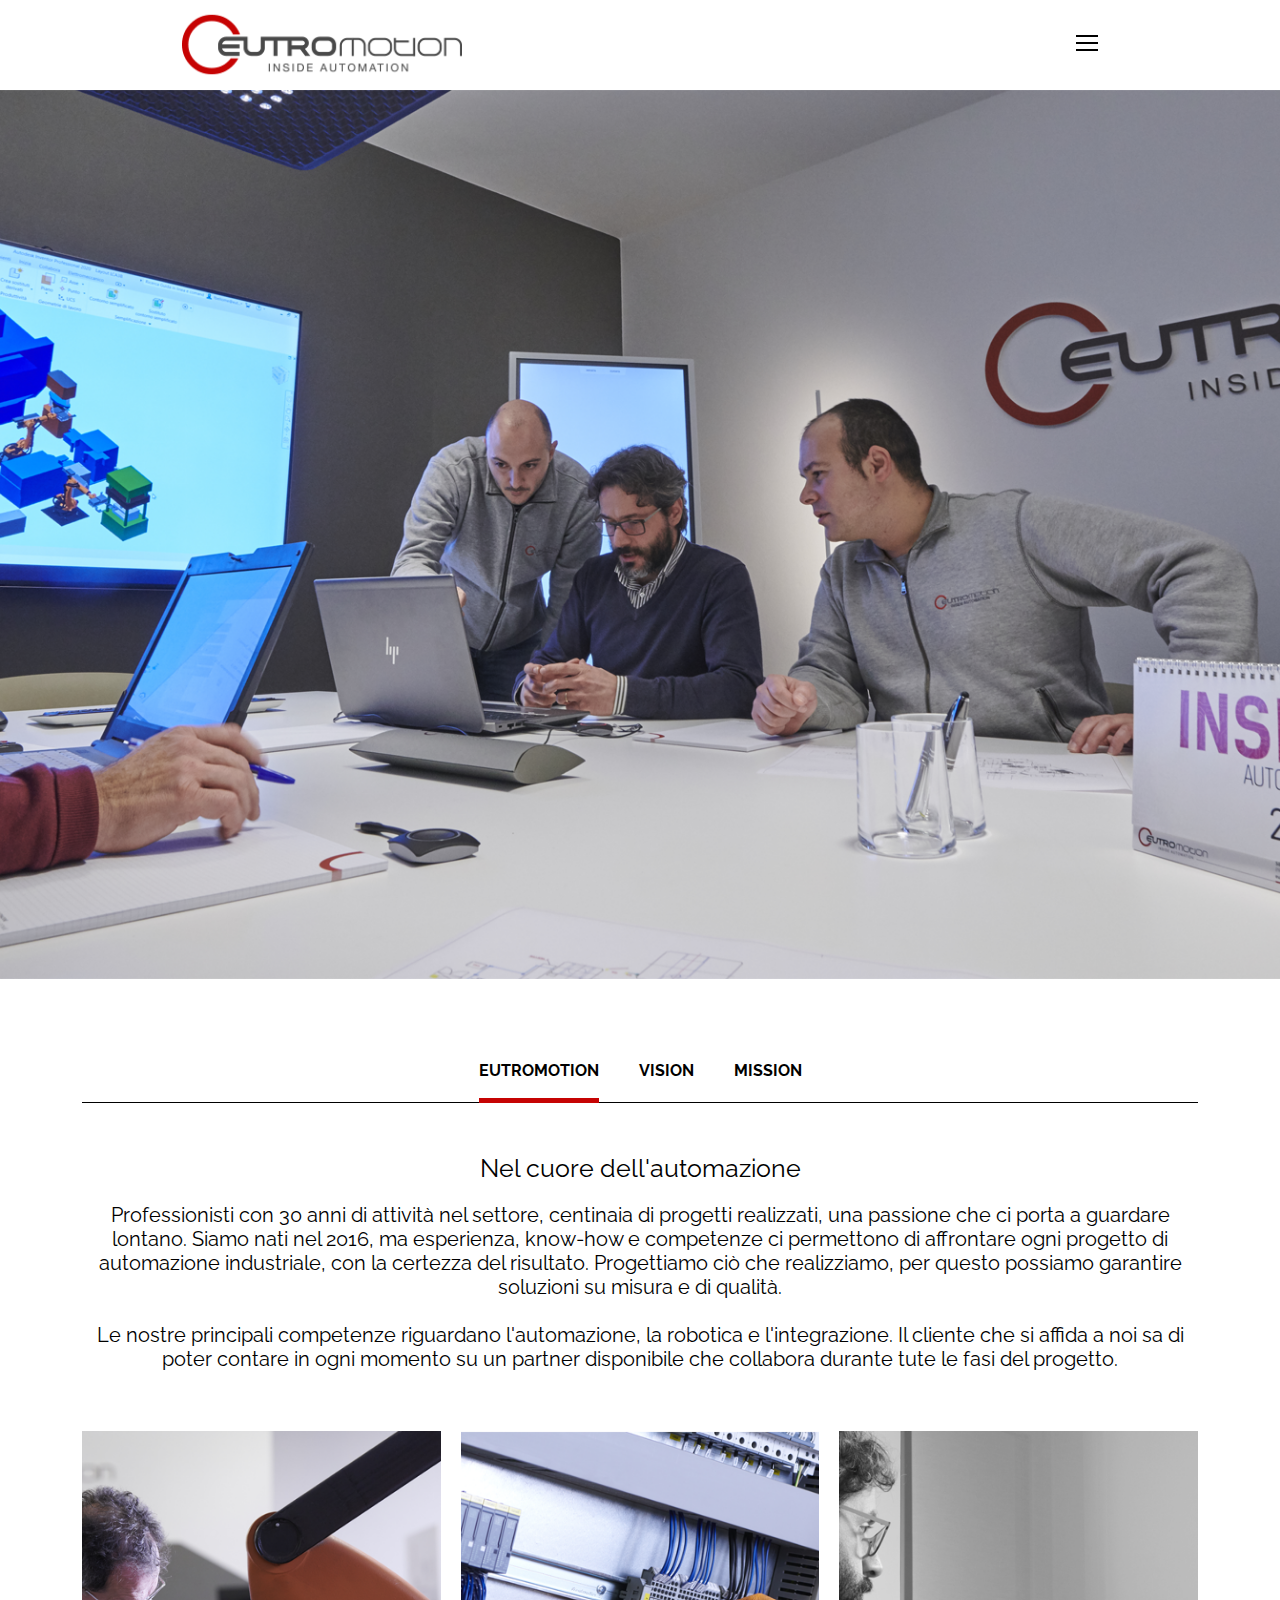
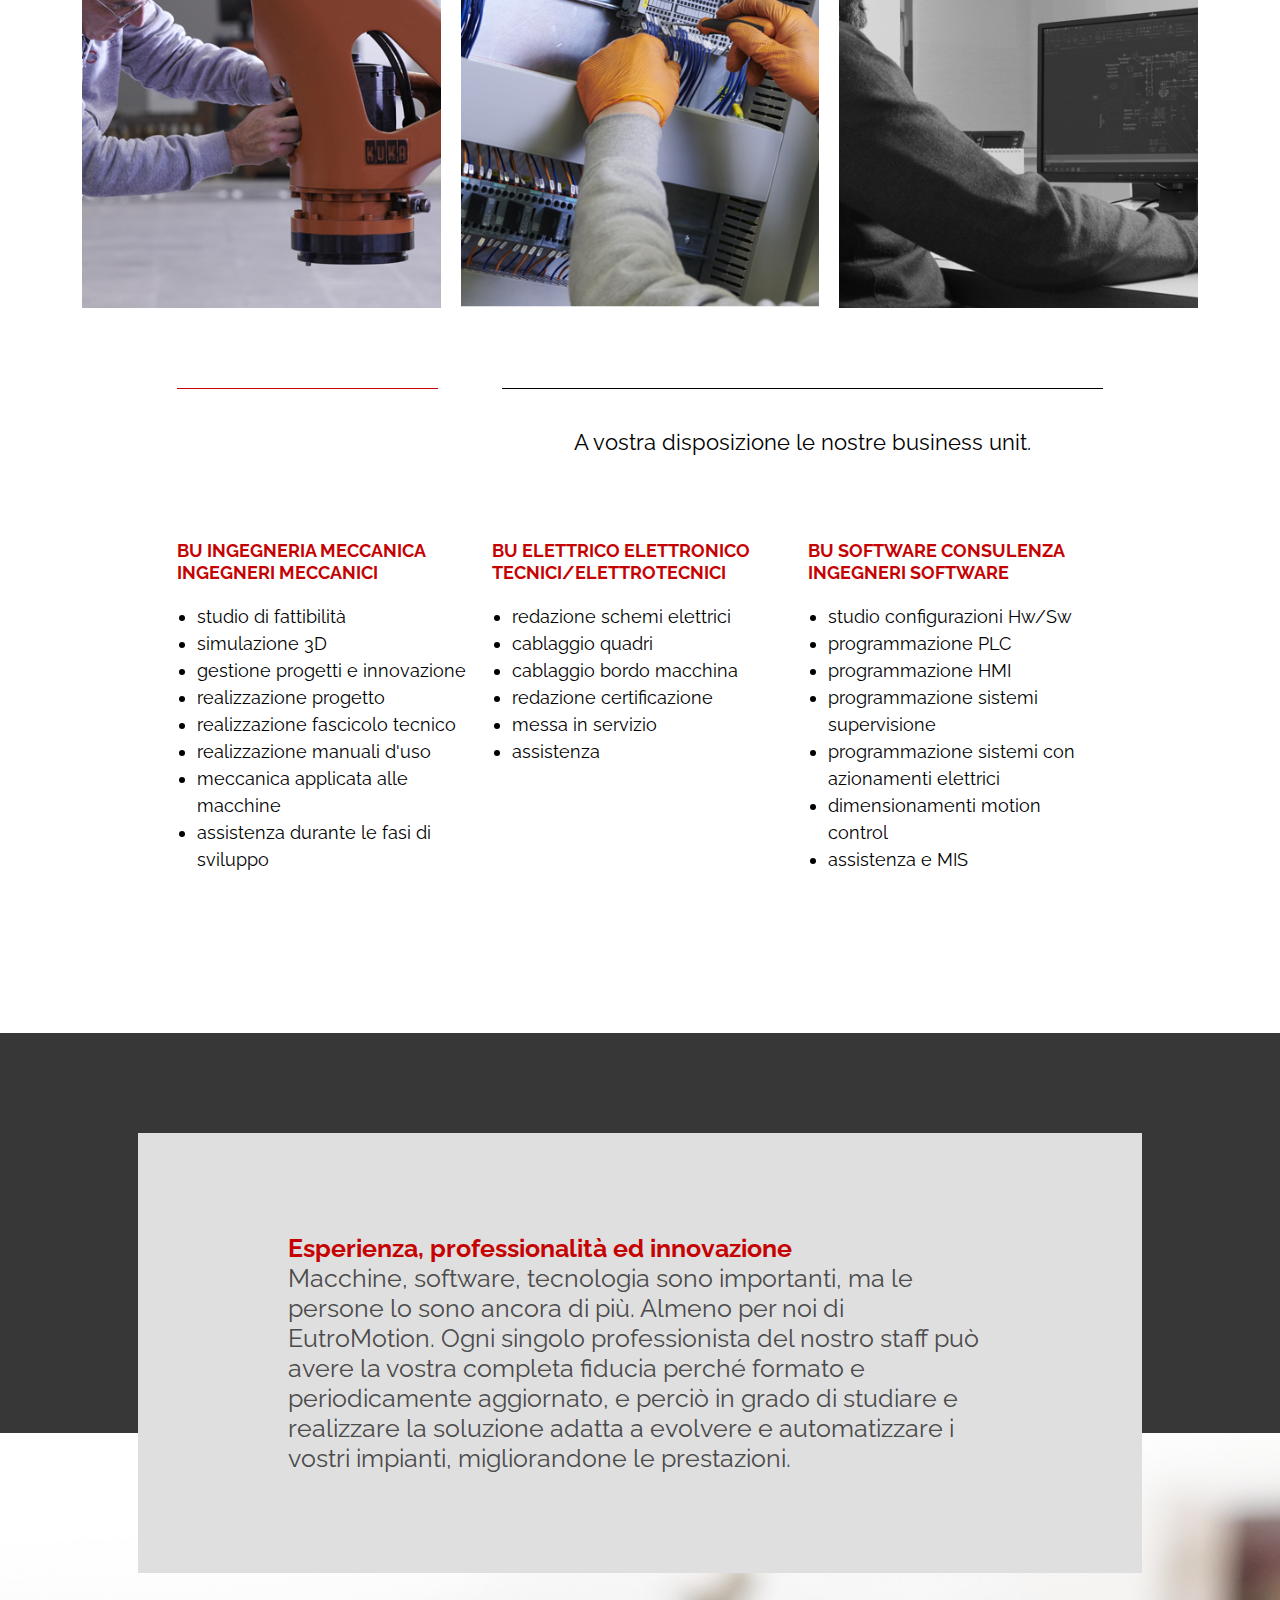
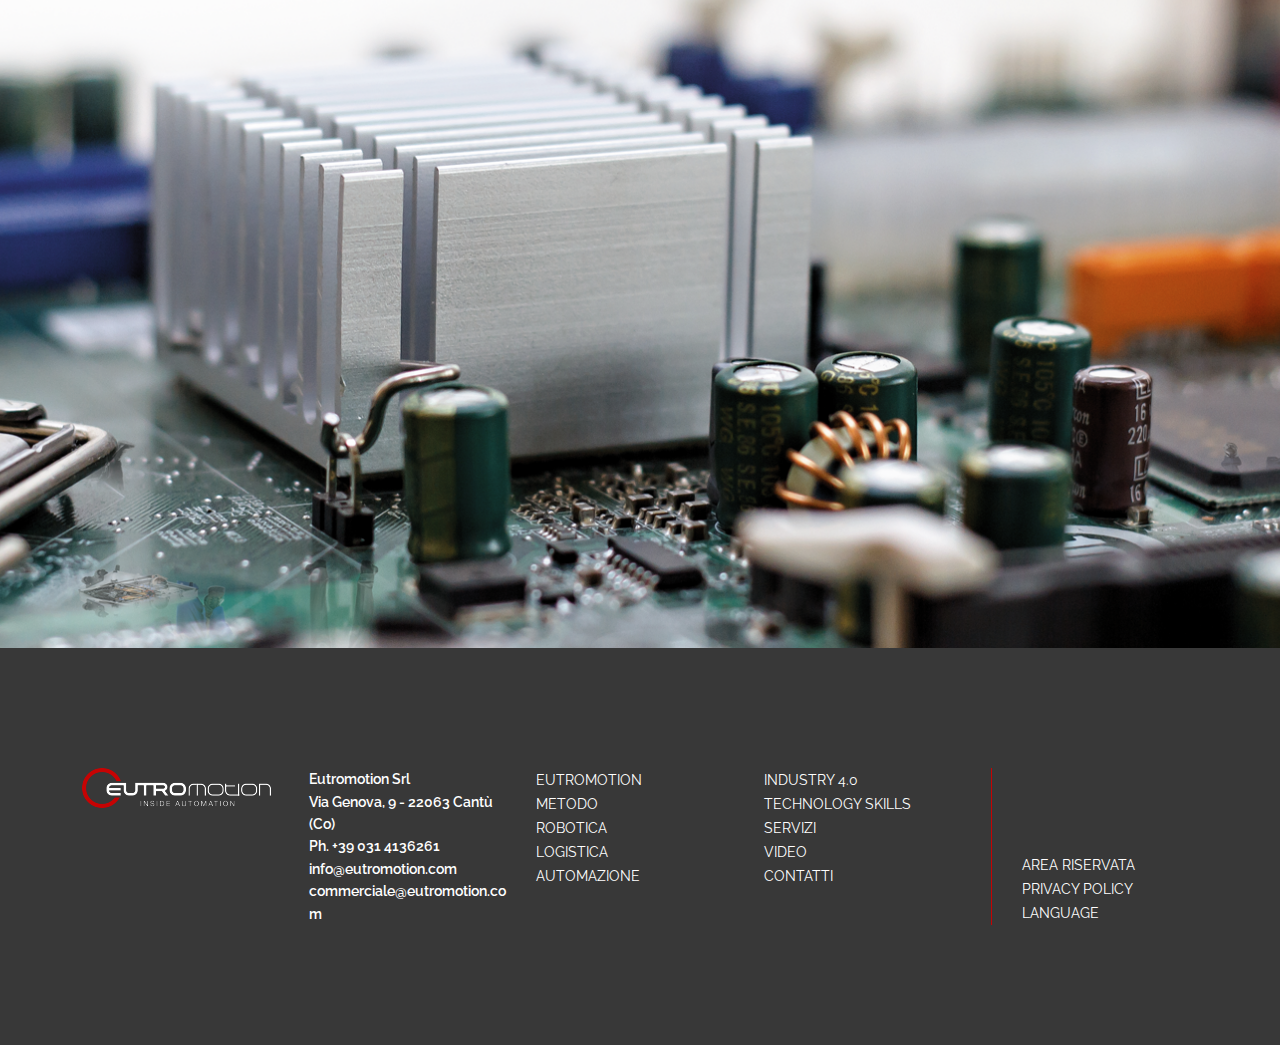
<file: about.html>
<!DOCTYPE html>
<html lang="en">

<head>
  <meta charset="utf-8" />
  <meta name="viewport" content="width=device-width, initial-scale=1" />

  <!-- Link to the favicon -->
  <link rel="icon" href="assets/images/icon/favicon.png" type="image/x-icon" />

  <title>eutromotion</title>
  <link rel="stylesheet" href="assets/css/bootstrap.min.css" />
  <link rel="stylesheet" href="assets/css/fontawesome/fontawesome-pro.min.css" />

  <!-- raleway & Barlow fonts  -->
  <link rel="preconnect" href="https://fonts.googleapis.com">
  <link rel="preconnect" href="https://fonts.gstatic.com" crossorigin>
  <link
    href="https://fonts.googleapis.com/css2?family=Barlow:ital,wght@0,100;0,200;0,300;0,400;0,500;0,600;0,700;0,800;0,900;1,100;1,200;1,300;1,400;1,500;1,600;1,700;1,800;1,900&family=Raleway:ital,wght@0,100..900;1,100..900&display=swap"
    rel="stylesheet">

  <link rel="stylesheet" href="assets/css/swiper-bundle.css" />
  <link rel="stylesheet" href="assets/css/magnific-popup.css" />
  <link rel="stylesheet" href="assets/css/select2.min.css" />
  <link rel="stylesheet" href="assets/css/nice-select.css" />
  <link rel="stylesheet" href="assets/css/meanmenu.css">
  <link rel="stylesheet" href="assets/css/scss/style.css" />
  <link rel="stylesheet" href="assets/css/scss/responsive.css" />
</head>

<body>
  <header>
    <div class="main-header" id="main-header">
      <div class="container-fluid">
        <div class="header-flex">
          <div class="logo-box">
            <a href="#">
              <img src="assets/images/logo.png" alt="" />
            </a>
          </div>
          <div class="main-header-items">
            <ul>
              <li>
                <a href="#"> EUTROMOTION</a>
              </li>
              <li>
                <a href="#">metodo</a>
              </li>
              <li>
                <a href="#"> robotica</a>
              </li>
              <li>
                <a href="#"> logistica</a>
              </li>
              <li>
                <a href="#">automazione</a>
              </li>
              <li>
                <a href="#"> Industry 4.0</a>
              </li>
              <li>
                <a href="#">technology skills</a>
              </li>
              <li>
                <a href="#"> servizi</a>
              </li>
              <li>
                <a href="#"> Video</a>
              </li>
              <li>
                <a href="#">contatti</a>
              </li>

            </ul>

          </div>
          <div class="header-bar" id="header-bar">
            <span></span>
            <span></span>
            <span></span>
          </div>
        </div>
      </div>
    </div>
    <!-- Sidebar area start here -->
    <div id="targetElement" class="sidebar-area" style="display: none;">
      <div class="sidebar__overlay"></div>

      <div class="mobile-menu overflow-hidden"></div>
    </div>
    <!-- Sidebar area end here -->
  </header>

  <main>
    <section class="about-banner-main" data-background="assets/images/about/about-bg.png"></section>

    <section class="mission-tab-main">
      <div class="container">
        <div class="row">
          <div class="col-xs-12 col-sm-12 col-md-12 col-lg-12">
            <ul class="nav nav-tabs" id="myTab" role="tablist">
              <li class="nav-item" role="presentation">
                <button class="nav-link active" id="eutromotion-tab" data-bs-toggle="tab"
                  data-bs-target="#eutromotion-tab-pane" type="button" role="tab" aria-controls="eutromotion-tab-pane"
                  aria-selected="true">eutromotion</button>
              </li>
              <li class="nav-item" role="presentation">
                <button class="nav-link" id="vision-tab" data-bs-toggle="tab" data-bs-target="#vision-tab-pane"
                  type="button" role="tab" aria-controls="vision-tab-pane" aria-selected="false">vision</button>
              </li>
              <li class="nav-item" role="presentation">
                <button class="nav-link" id="mission-tab" data-bs-toggle="tab" data-bs-target="#mission-tab-pane"
                  type="button" role="tab" aria-controls="mission-tab-pane" aria-selected="false">mission</button>
              </li>

            </ul>
            <div class="tab-content" id="myTabContent">
              <div class="tab-pane fade show active" id="eutromotion-tab-pane" role="tabpanel"
                aria-labelledby="eutromotion-tab" tabindex="0">

                <h2> Nel cuore dell'automazione</h2>
                <article role="article">


                  Professionisti con 30 anni di attività nel settore, centinaia di progetti realizzati, una passione che
                  ci porta a guardare lontano.
                  Siamo nati nel 2016, ma esperienza, know-how e competenze ci permettono di affrontare ogni progetto di
                  automazione industriale,
                  con la certezza del risultato. Progettiamo ciò che realizziamo, per questo possiamo garantire
                  soluzioni su misura e di qualità. <br> <br>

                  Le nostre principali competenze riguardano l'automazione, la robotica e l'integrazione. Il cliente che
                  si affida a noi
                  sa di poter contare in ogni momento su un partner disponibile che collabora durante tute le fasi del
                  progetto.
                </article>
              </div>

              <div class="tab-pane fade" id="vision-tab-pane" role="tabpanel" aria-labelledby="vision-tab" tabindex="0">
                <h2> Nel cuore dell'automazione</h2>
                <article role="article">
                  Professionisti con 30 anni di attività nel settore, centinaia di progetti realizzati, una passione che
                  ci porta a guardare lontano.
                  Siamo nati nel 2016, ma esperienza, know-how e competenze ci permettono di affrontare ogni progetto di
                  automazione industriale,
                  con la certezza del risultato. Progettiamo ciò che realizziamo, per questo possiamo garantire
                  soluzioni su misura e di qualità. <br> <br>

                  Le nostre principali competenze riguardano l'automazione, la robotica e l'integrazione. Il cliente che
                  si affida a noi
                  sa di poter contare in ogni momento su un partner disponibile che collabora durante tute le fasi del
                  progetto.
                </article>
              </div>
              <div class="tab-pane fade" id="mission-tab-pane" role="tabpanel" aria-labelledby="mission-tab"
                tabindex="0">
                <h2> Nel cuore dell'automazione</h2>
                <article role="article">
                  Professionisti con 30 anni di attività nel settore, centinaia di progetti realizzati, una passione che
                  ci porta a guardare lontano.
                  Siamo nati nel 2016, ma esperienza, know-how e competenze ci permettono di affrontare ogni progetto di
                  automazione industriale,
                  con la certezza del risultato. Progettiamo ciò che realizziamo, per questo possiamo garantire
                  soluzioni su misura e di qualità. <br> <br>

                  Le nostre principali competenze riguardano l'automazione, la robotica e l'integrazione. Il cliente che
                  si affida a noi
                  sa di poter contare in ogni momento su un partner disponibile che collabora durante tute le fasi del
                  progetto.
                </article>
              </div>

            </div>
          </div>
        </div>
      </div>
    </section>

    <section class="tab-image-grid">
      <div class="container">
        <div class="row">
          <div class="col-12">
            <div class="grid-parent">
              <div class="single-grid">
                <img src="assets/images/about/t1.png" alt="t1.png">
              </div>
              <div class="single-grid">
                <img src="assets/images/about/t2.png" alt="t2.png">
              </div>
              <div class="single-grid">
                <img src="assets/images/about/t3.png" alt="t3.png">
              </div>
            </div>
          </div>
        </div>
      </div>

    </section>

    <section class="business-unit-main">
      <div class="container">
        <div class="row justify-content-center">
          <div class="col-xs-12 col-sm-12 col-md-3 col-lg-3">
            <div class="title-box"></div>

          </div>
          <div class="col-xs-12 col-sm-12 col-md-7 col-lg-7">
            <div class="title-box">
              <h2>A vostra disposizione le nostre business unit. </h2>
            </div>

          </div>
        </div>
        <div class="row justify-content-center">
          <div class="col-xs-12 col-sm-12 col-md-10 col-lg-10">
            <div class="grid-parent">
              <div class="single-grid">
                <h4>BU Ingegneria meccanica Ingegneri meccanici</h4>
                <ul>
                  <li>studio di fattibilità</li>
                  <li>simulazione 3D</li>
                  <li>gestione progetti e innovazione</li>
                  <li>realizzazione progetto</li>
                  <li>realizzazione fascicolo tecnico</li>
                  <li>realizzazione manuali d'uso</li>
                  <li>meccanica applicata alle macchine</li>
                  <li>assistenza durante le fasi di sviluppo</li>
                </ul>
              </div>
              <div class="single-grid">
                <h4>BU Elettrico elettronico
                  Tecnici/Elettrotecnici</h4>
                <ul>
                  <li>redazione schemi elettrici</li>
                  <li> cablaggio quadri</li>
                  <li>cablaggio bordo macchina</li>
                  <li>redazione certificazione</li>
                  <li>messa in servizio</li>
                  <li>assistenza</li>
                </ul>
              </div>
              <div class="single-grid">
                <h4> BU Software consulenza
                  Ingegneri software</h4>
                <ul>
                  <li>studio configurazioni Hw/Sw</li>
                  <li>programmazione PLC</li>
                  <li>programmazione HMI</li>
                  <li>programmazione sistemi supervisione</li>
                  <li>programmazione sistemi con azionamenti elettrici</li>
                  <li>dimensionamenti motion control</li>
                  <li>assistenza e MIS</li>
                </ul>
              </div>
            </div>
          </div>
        </div>
      </div>
    </section>
    <section class="fourty-black-bg"></section>

    <section class="fourty-bg about-fourty-bg" data-background="assets/images/about/f.png">
      <div class="container">
        <div class="row">
          <div class="col-xs-12 col-sm-12 col-md-12 col-lg-12">
            <div class="content-box">

              <div class="right-box">
                <article role="article">
                  <h4>
                    <strong> Esperienza, professionalità ed innovazione</strong> <br>
                    Macchine, software, tecnologia sono importanti, ma le persone
                    lo sono ancora di più. Almeno per noi di EutroMotion.
                    Ogni singolo professionista del nostro staff può avere la vostra
                    completa fiducia perché formato e periodicamente aggiornato,
                    e perciò in grado di studiare e realizzare la soluzione adatta
                    a evolvere e automatizzare i vostri impianti, migliorandone le prestazioni.
                  </h4>

                </article>
              </div>
            </div>
          </div>
        </div>
      </div>
    </section>

  </main>


  <footer>
    <div class="main-footer">
      <div class="container">
        <div class="row">
          <div class="col-xs-12 col-sm-12 col-md-12 col-lg-12">
            <div class="footer-flex">
              <div class="single-box">
                <div class="logo-box">
                  <a href="#">
                    <img src="assets/images/logo-white.png" alt="">
                  </a>
                </div>
              </div>
              <div class="single-box">
                <div class="footer-description-box">
                  <article>
                    <p>Eutromotion Srl <br>
                      Via Genova, 9 - 22063 Cantù (Co) <br>
                      <a href="tel:+390314136261 ">Ph. +39 031 4136261 </a>
                      <br>
                      <a href="mailto:  info@eutromotion.com "> info@eutromotion.com </a>

                      <br>
                      <a href="mailto:commerciale@eutromotion.com"> commerciale@eutromotion.com</a>

                    </p>
                  </article>
                </div>
              </div>
              <div class="single-box">
                <div class="footer-links">
                  <ul>
                    <li>
                      <a href="#"> EUTROMOTION</a>
                    </li>
                    <li>
                      <a href="#">metodo</a>
                    </li>
                    <li>
                      <a href="#"> robotica</a>
                    </li>
                    <li>
                      <a href="#"> logistica</a>
                    </li>
                    <li>
                      <a href="#">automazione</a>
                    </li>
                  </ul>
                </div>
              </div>
              <div class="single-box">
                <div class="footer-links">
                  <ul>
                    <li>
                      <a href="#"> Industry 4.0</a>
                    </li>
                    <li>
                      <a href="#">technology skills</a>
                    </li>
                    <li>
                      <a href="#"> servizi</a>
                    </li>
                    <li>
                      <a href="#"> Video</a>
                    </li>
                    <li>
                      <a href="#">contatti</a>
                    </li>
                  </ul>
                </div>
              </div>
              <div class="single-box">
                <div class="footer-last-box">
                  <ul>
                    <li>
                      <a href="#"> Area riservata</a>
                    </li>
                    <li>
                      <a href="#">privacy policy</a>
                    </li>
                    <li>
                      <a href="#"> language</a>
                    </li>
                  </ul>
                </div>
              </div>
            </div>
          </div>
        </div>
      </div>
    </div>
  </footer>


  <script src="assets/js/jquery-3.7.1.min.js"></script>
  <script src="assets/js/popper.min.js"></script>
  <script src="assets/js/bootstrap.min.js"></script>
  <script src="assets/js/swiper-bundle.js"></script>
  <script src="assets/js/magnific-popup.min.js"></script>
  <script src="assets/js/select2.min.js"></script>
  <script src="assets/js/jquery.nice-select.min.js"></script>
  <script src="assets/js/meanmenu.js"></script>
  <script src="assets/js/main.js"></script>
</body>

</html>
</file>
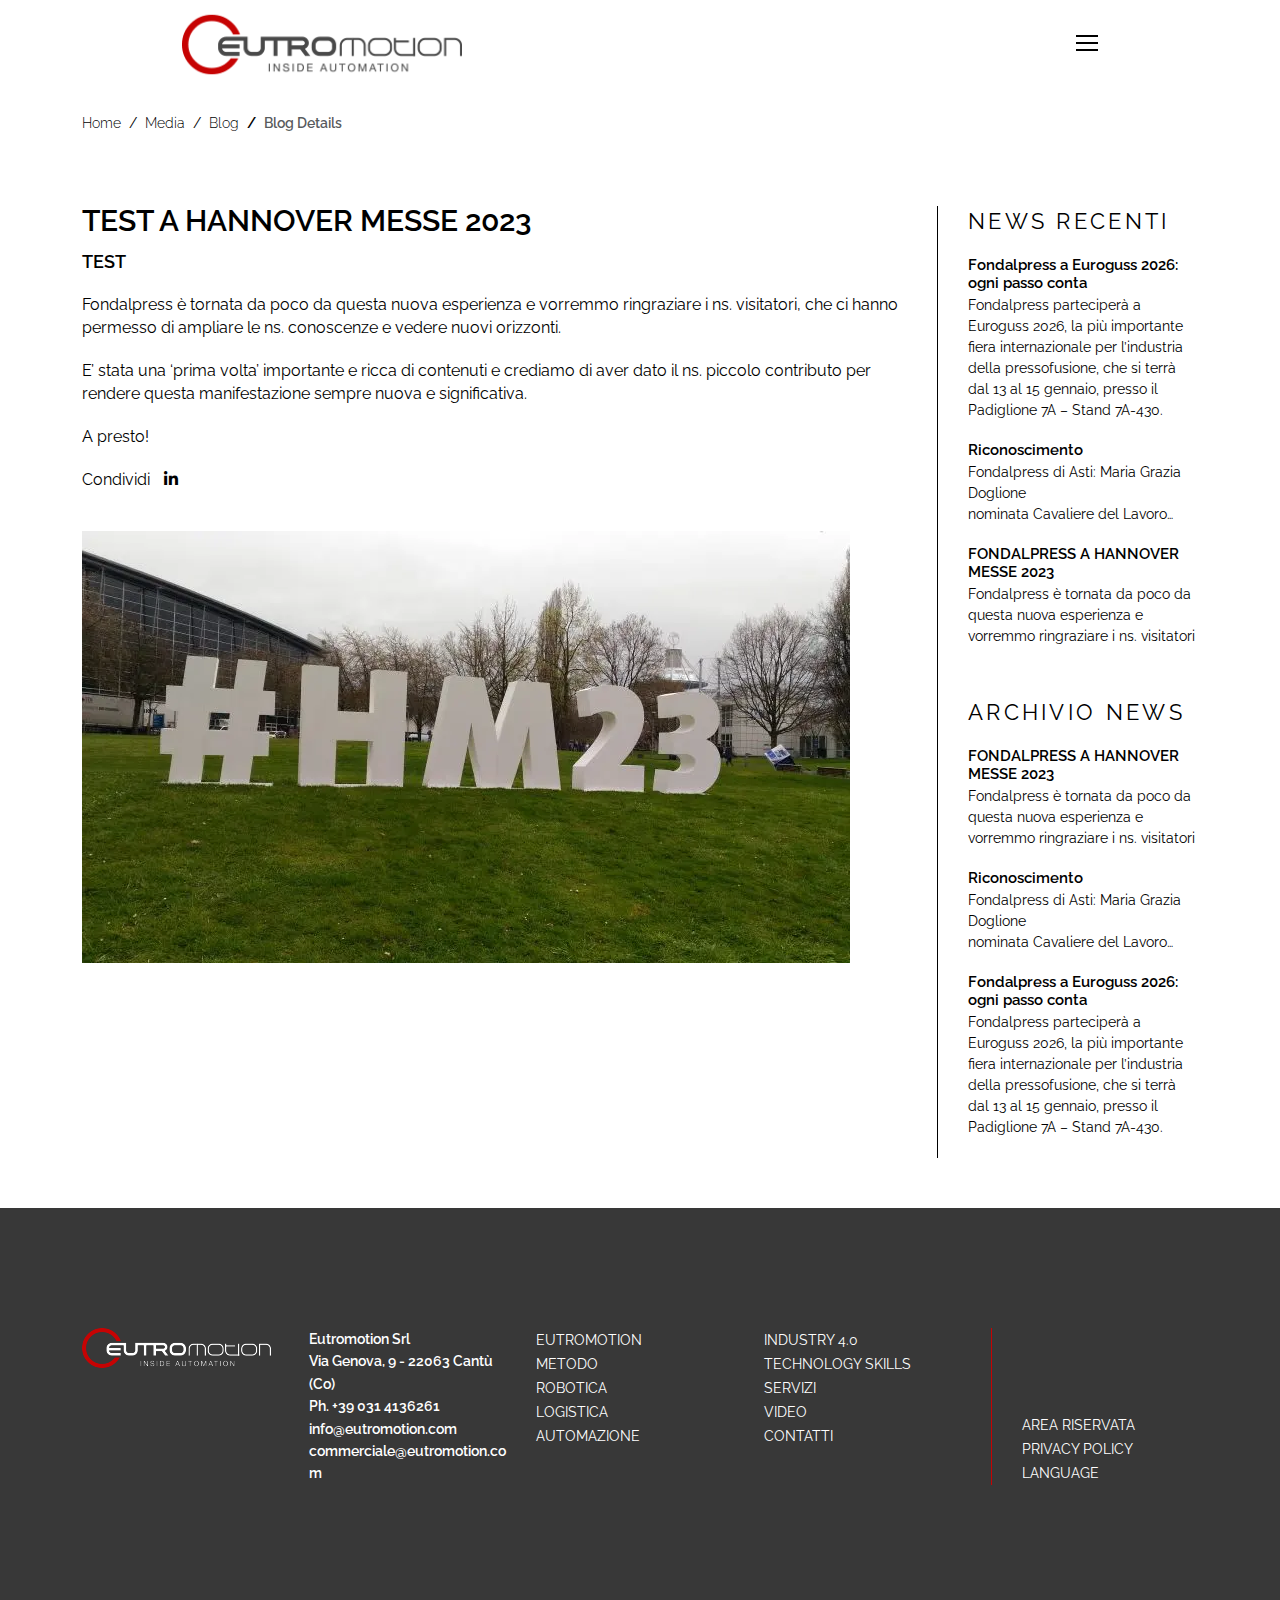
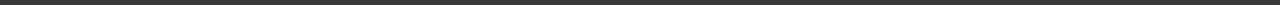
<file: blog-details.html>
<!DOCTYPE html>
<html lang="en">

<head>
  <meta charset="utf-8" />
  <meta name="viewport" content="width=device-width, initial-scale=1" />

  <!-- Link to the favicon -->
  <link rel="icon" href="assets/images/icon/favicon.png" type="image/x-icon" />

  <title>eutromotion</title>
  <link rel="stylesheet" href="assets/css/bootstrap.min.css" />
  <link rel="stylesheet" href="assets/css/fontawesome/fontawesome-pro.min.css" />

  <!-- raleway & Barlow fonts  -->
  <link rel="preconnect" href="https://fonts.googleapis.com">
  <link rel="preconnect" href="https://fonts.gstatic.com" crossorigin>
  <link
    href="https://fonts.googleapis.com/css2?family=Barlow:ital,wght@0,100;0,200;0,300;0,400;0,500;0,600;0,700;0,800;0,900;1,100;1,200;1,300;1,400;1,500;1,600;1,700;1,800;1,900&family=Raleway:ital,wght@0,100..900;1,100..900&display=swap"
    rel="stylesheet">

  <link rel="stylesheet" href="assets/css/swiper-bundle.css" />
  <link rel="stylesheet" href="assets/css/magnific-popup.css" />
  <link rel="stylesheet" href="assets/css/select2.min.css" />
  <link rel="stylesheet" href="assets/css/nice-select.css" />
  <link rel="stylesheet" href="assets/css/meanmenu.css">
  <link rel="stylesheet" href="assets/css/scss/style.css" />
  <link rel="stylesheet" href="assets/css/scss/responsive.css" />
</head>

<body>
  <header>
    <div class="main-header" id="main-header">
      <div class="container-fluid">
        <div class="header-flex">
          <div class="logo-box">
            <a href="#">
              <img src="assets/images/logo.png" alt="" />
            </a>
          </div>
          <div class="main-header-items">
            <ul>
              <li>
                <a href="#"> EUTROMOTION</a>
              </li>
              <li>
                <a href="#">metodo</a>
              </li>
              <li>
                <a href="#"> robotica</a>
              </li>
              <li>
                <a href="#"> logistica</a>
              </li>
              <li>
                <a href="#">automazione</a>
              </li>
              <li>
                <a href="#"> Industry 4.0</a>
              </li>
              <li>
                <a href="#">technology skills</a>
              </li>
              <li>
                <a href="#"> servizi</a>
              </li>
              <li>
                <a href="#"> Video</a>
              </li>
              <li>
                <a href="#">contatti</a>
              </li>

            </ul>

          </div>
          <div class="header-bar" id="header-bar">
            <span></span>
            <span></span>
            <span></span>
          </div>
        </div>
      </div>
    </div>
    <!-- Sidebar area start here -->
    <div id="targetElement" class="sidebar-area" style="display: none;">
      <div class="sidebar__overlay"></div>

      <div class="mobile-menu overflow-hidden"></div>
    </div>
    <!-- Sidebar area end here -->
  </header>

  <main>
    <section class="breadcrumb-main">
      <nav aria-label="breadcrumb">
        <div class="container">
          <div class="row">
            <div class="col-xs-12 col-sm-12 col-md-12 col-lg-12">
              <ol class="breadcrumb">
                <li class="breadcrumb-item">
                  <a href="#">Home</a>
                </li>

                <li class="breadcrumb-item">
                  <a href="#">Media</a>
                </li>

                <li class="breadcrumb-item">
                  <a href="#">Blog</a>
                </li>

                <li class="breadcrumb-item active" aria-current="page">
                  blog details
                </li>
              </ol>
            </div>
          </div>
        </div>
      </nav>
    </section>

    <section class="news-details-main">
      <div class="container">
        <div class="row">
          <div class="col-xs-12 col-sm-12 col-md-8 col-lg-9">
            <div class="details-content">

              <div>
                <h2>test A HANNOVER MESSE 2023</h2>
                <h4>test</h4>
              </div>

              <div>
                <p>
                  Fondalpress è tornata da poco da questa nuova esperienza e vorremmo ringraziare i ns. visitatori,
                  che ci hanno permesso di ampliare le ns. conoscenze e vedere nuovi orizzonti.
                </p>

                <p>
                  E’ stata una ‘prima volta’ importante e ricca di contenuti e crediamo di aver dato il ns. piccolo
                  contributo per rendere questa manifestazione sempre nuova e significativa.
                </p>

                <p>A presto!</p>

                <p>
                  Condividi
                  <a href="#" target="_blank">
                    <i class="fa-brands fa-linkedin-in"></i>
                  </a>
                </p>
              </div>

              <div>
                <img src="assets/images/blog/1.webp" alt="1.webp">
              </div>

            </div>
          </div>

          <div class="col-xs-12 col-sm-12 col-md-4 col-lg-3">
            <div class="media-details-sidebar">

              <div class="sidebar-contents">
                <h3>News Recenti</h3>

                <div class="single-news">
                  <a href="#">
                    <h5>Fondalpress a Euroguss 2026: ogni passo conta</h5>
                  </a>
                  <p>
                    Fondalpress parteciperà a Euroguss 2026, la più importante fiera internazionale per l’industria
                    della pressofusione, che si terrà dal 13 al 15 gennaio, presso il Padiglione 7A – Stand 7A-430.
                  </p>
                </div>

                <div class="single-news">
                  <a href="#">
                    <h5>Riconoscimento</h5>
                  </a>
                  <p>
                    Fondalpress di Asti: Maria Grazia Doglione<br>
                    nominata Cavaliere del Lavoro…
                  </p>
                </div>

                <div class="single-news">
                  <a href="#">
                    <h5>FONDALPRESS A HANNOVER MESSE 2023</h5>
                  </a>
                  <p>
                    Fondalpress è tornata da poco da questa nuova esperienza e vorremmo ringraziare i ns. visitatori
                  </p>
                </div>
              </div>

              <div class="sidebar-contents archive-news">
                <h3>ARCHIVIO NEWS</h3>

                <div class="single-news">
                  <a href="#">
                    <h5>FONDALPRESS A HANNOVER MESSE 2023</h5>
                  </a>
                  <p>
                    Fondalpress è tornata da poco da questa nuova esperienza e vorremmo ringraziare i ns. visitatori
                  </p>
                </div>

                <div class="single-news">
                  <a href="#">
                    <h5>Riconoscimento</h5>
                  </a>
                  <p>
                    Fondalpress di Asti: Maria Grazia Doglione<br>
                    nominata Cavaliere del Lavoro…
                  </p>
                </div>

                <div class="single-news">
                  <a href="#">
                    <h5>Fondalpress a Euroguss 2026: ogni passo conta</h5>
                  </a>
                  <p>
                    Fondalpress parteciperà a Euroguss 2026, la più importante fiera internazionale per l’industria
                    della pressofusione, che si terrà dal 13 al 15 gennaio, presso il Padiglione 7A – Stand 7A-430.
                  </p>
                </div>
              </div>

            </div>
          </div>
        </div>
      </div>
    </section>

  </main>


  <footer>
    <div class="main-footer">
      <div class="container">
        <div class="row">
          <div class="col-xs-12 col-sm-12 col-md-12 col-lg-12">
            <div class="footer-flex">
              <div class="single-box">
                <div class="logo-box">
                  <a href="#">
                    <img src="assets/images/logo-white.png" alt="">
                  </a>
                </div>
              </div>
              <div class="single-box">
                <div class="footer-description-box">
                  <article>
                    <p>Eutromotion Srl <br>
                      Via Genova, 9 - 22063 Cantù (Co) <br>
                      <a href="tel:+390314136261 ">Ph. +39 031 4136261 </a>
                      <br>
                      <a href="mailto:  info@eutromotion.com "> info@eutromotion.com </a>

                      <br>
                      <a href="mailto:commerciale@eutromotion.com"> commerciale@eutromotion.com</a>

                    </p>
                  </article>
                </div>
              </div>
              <div class="single-box">
                <div class="footer-links">
                  <ul>
                    <li>
                      <a href="#"> EUTROMOTION</a>
                    </li>
                    <li>
                      <a href="#">metodo</a>
                    </li>
                    <li>
                      <a href="#"> robotica</a>
                    </li>
                    <li>
                      <a href="#"> logistica</a>
                    </li>
                    <li>
                      <a href="#">automazione</a>
                    </li>
                  </ul>
                </div>
              </div>
              <div class="single-box">
                <div class="footer-links">
                  <ul>
                    <li>
                      <a href="#"> Industry 4.0</a>
                    </li>
                    <li>
                      <a href="#">technology skills</a>
                    </li>
                    <li>
                      <a href="#"> servizi</a>
                    </li>
                    <li>
                      <a href="#"> Video</a>
                    </li>
                    <li>
                      <a href="#">contatti</a>
                    </li>
                  </ul>
                </div>
              </div>
              <div class="single-box">
                <div class="footer-last-box">
                  <ul>
                    <li>
                      <a href="#"> Area riservata</a>
                    </li>
                    <li>
                      <a href="#">privacy policy</a>
                    </li>
                    <li>
                      <a href="#"> language</a>
                    </li>
                  </ul>
                </div>
              </div>
            </div>
          </div>
        </div>
      </div>
    </div>
  </footer>


  <script src="assets/js/jquery-3.7.1.min.js"></script>
  <script src="assets/js/popper.min.js"></script>
  <script src="assets/js/bootstrap.min.js"></script>
  <script src="assets/js/swiper-bundle.js"></script>
  <script src="assets/js/magnific-popup.min.js"></script>
  <script src="assets/js/select2.min.js"></script>
  <script src="assets/js/jquery.nice-select.min.js"></script>
  <script src="assets/js/meanmenu.js"></script>
  <script src="assets/js/masonry.pkgd.min.js"></script>
  <script src="assets/js/imagesloaded.pkgd.min.js"></script>
  <script src="assets/js/main.js"></script>
</body>

</html>
</file>
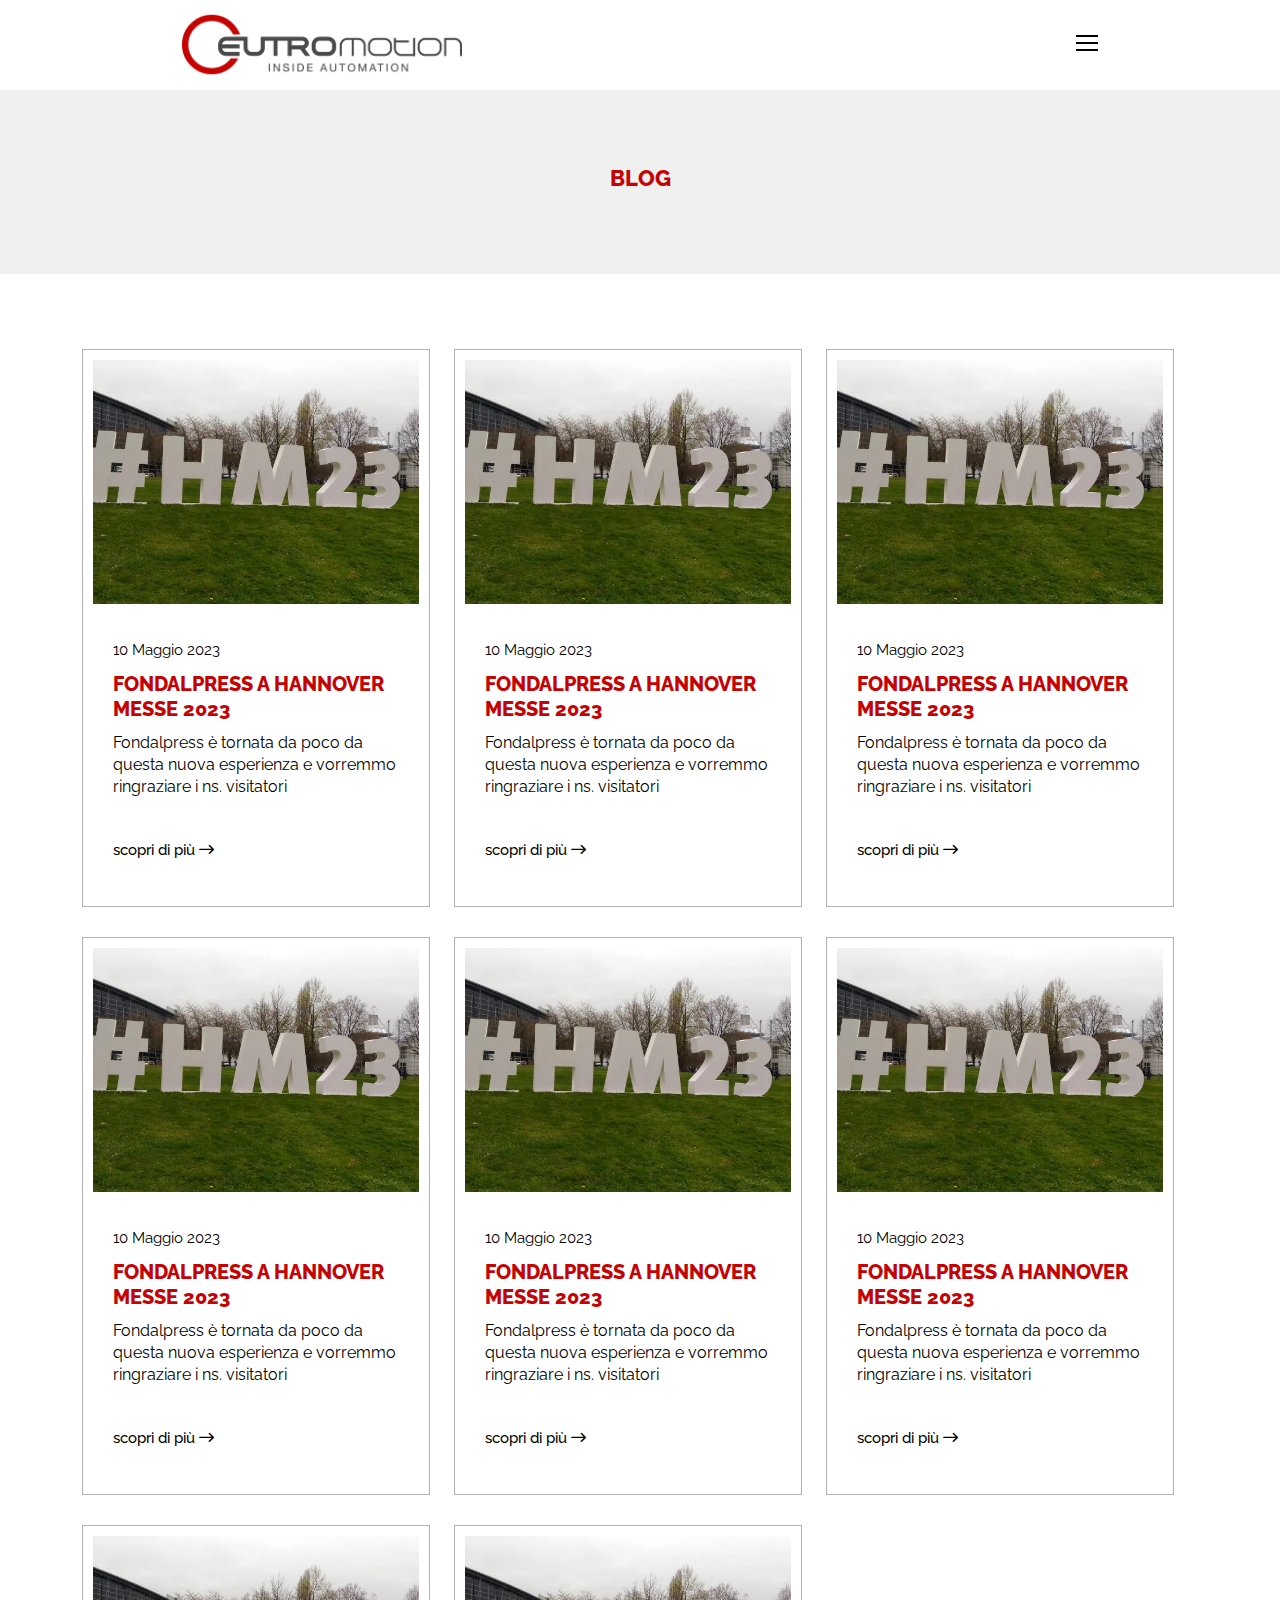
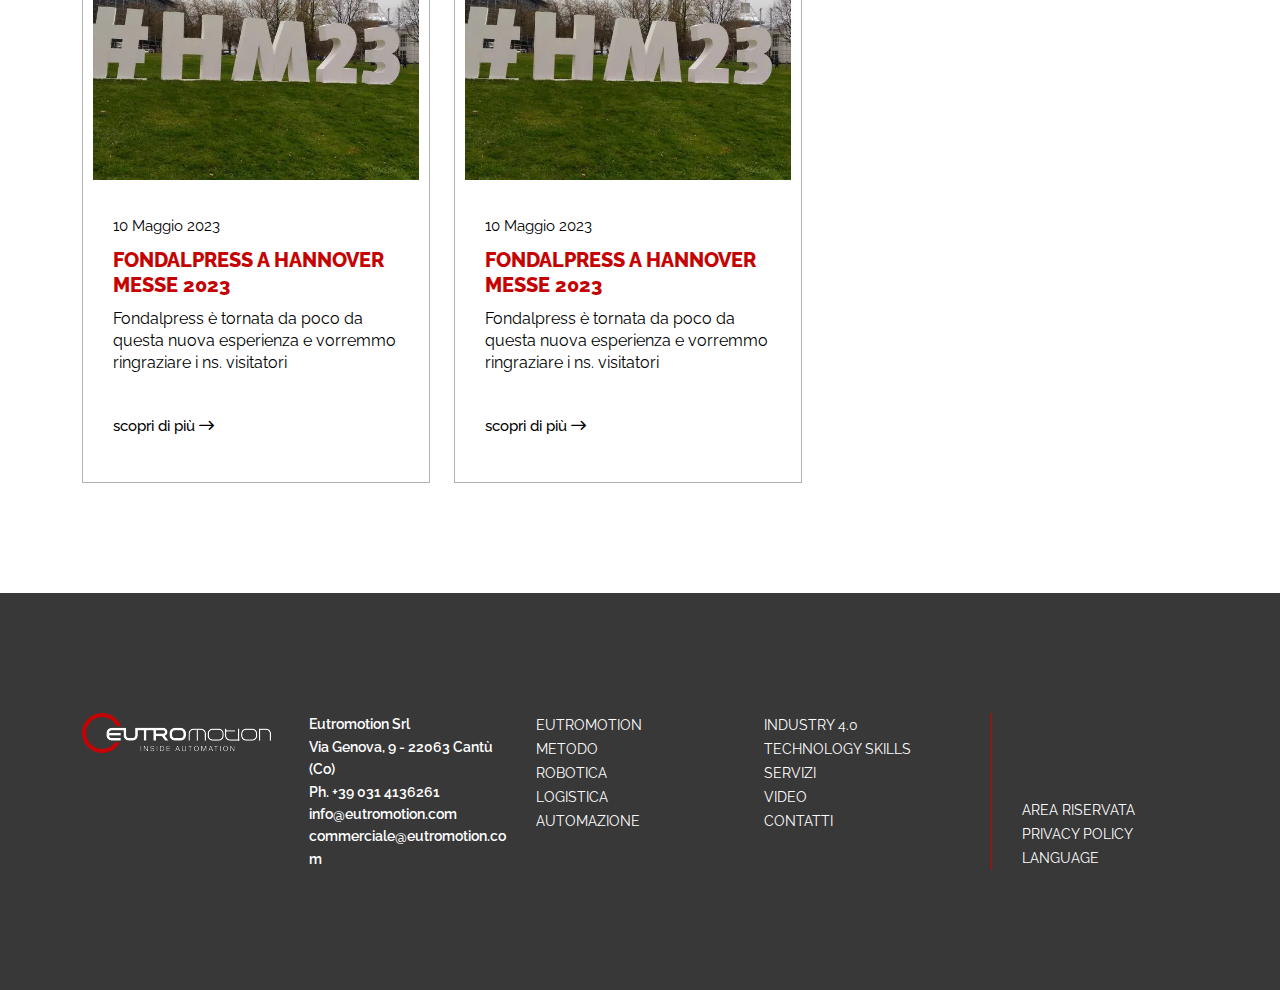
<file: blog.html>
<!DOCTYPE html>
<html lang="en">

<head>
  <meta charset="utf-8" />
  <meta name="viewport" content="width=device-width, initial-scale=1" />

  <!-- Link to the favicon -->
  <link rel="icon" href="assets/images/icon/favicon.png" type="image/x-icon" />

  <title>eutromotion</title>
  <link rel="stylesheet" href="assets/css/bootstrap.min.css" />
  <link rel="stylesheet" href="assets/css/fontawesome/fontawesome-pro.min.css" />

  <!-- raleway & Barlow fonts  -->
  <link rel="preconnect" href="https://fonts.googleapis.com">
  <link rel="preconnect" href="https://fonts.gstatic.com" crossorigin>
  <link
    href="https://fonts.googleapis.com/css2?family=Barlow:ital,wght@0,100;0,200;0,300;0,400;0,500;0,600;0,700;0,800;0,900;1,100;1,200;1,300;1,400;1,500;1,600;1,700;1,800;1,900&family=Raleway:ital,wght@0,100..900;1,100..900&display=swap"
    rel="stylesheet">

  <link rel="stylesheet" href="assets/css/swiper-bundle.css" />
  <link rel="stylesheet" href="assets/css/magnific-popup.css" />
  <link rel="stylesheet" href="assets/css/select2.min.css" />
  <link rel="stylesheet" href="assets/css/nice-select.css" />
  <link rel="stylesheet" href="assets/css/meanmenu.css">
  <link rel="stylesheet" href="assets/css/scss/style.css" />
  <link rel="stylesheet" href="assets/css/scss/responsive.css" />
</head>

<body>
  <header>
    <div class="main-header" id="main-header">
      <div class="container-fluid">
        <div class="header-flex">
          <div class="logo-box">
            <a href="#">
              <img src="assets/images/logo.png" alt="" />
            </a>
          </div>
          <div class="main-header-items">
            <ul>
              <li>
                <a href="#"> EUTROMOTION</a>
              </li>
              <li>
                <a href="#">metodo</a>
              </li>
              <li>
                <a href="#"> robotica</a>
              </li>
              <li>
                <a href="#"> logistica</a>
              </li>
              <li>
                <a href="#">automazione</a>
              </li>
              <li>
                <a href="#"> Industry 4.0</a>
              </li>
              <li>
                <a href="#">technology skills</a>
              </li>
              <li>
                <a href="#"> servizi</a>
              </li>
              <li>
                <a href="#"> Video</a>
              </li>
              <li>
                <a href="#">contatti</a>
              </li>

            </ul>

          </div>
          <div class="header-bar" id="header-bar">
            <span></span>
            <span></span>
            <span></span>
          </div>
        </div>
      </div>
    </div>
    <!-- Sidebar area start here -->
    <div id="targetElement" class="sidebar-area" style="display: none;">
      <div class="sidebar__overlay"></div>

      <div class="mobile-menu overflow-hidden"></div>
    </div>
    <!-- Sidebar area end here -->
  </header>

  <main>

    <section class="media-banner-main">
      <div class="container">
        <div class="row">
          <div class="col-sm-12 col-md-12 col-lg-12">
            <div class="title-box ">
              <h2>Blog</h2>
            </div>
          </div>
        </div>

      </div>
    </section>

    <section class="blog-main">
      <div class="container">
        <div class="row">
          <div class="row">
            <div class="col-sm-12 col-md-6 col-lg-4">
              <div class="card">
                <div class="card-body">
                  <div class="image-box">
                    <a href="#">
                      <img src="assets/images/blog/1.webp" alt="1.webp">
                    </a>
                  </div>

                  <div class="content-box">
                    <div class="date">10 Maggio 2023</div>

                    <h4>
                      <a href="#">
                        FONDALPRESS A HANNOVER MESSE 2023
                      </a>
                    </h4>

                    <article>
                      <p>
                        Fondalpress è tornata da poco da questa nuova esperienza e vorremmo ringraziare i ns. visitatori
                      </p>
                    </article>

                    <a href="#">
                      scopri di più <i class="fa-regular fa-arrow-right-long"></i>
                    </a>
                  </div>
                </div>
              </div>
            </div>
            <div class="col-sm-12 col-md-6 col-lg-4">
              <div class="card">
                <div class="card-body">
                  <div class="image-box">
                    <a href="#">
                      <img src="assets/images/blog/1.webp" alt="1.webp">
                    </a>
                  </div>

                  <div class="content-box">
                    <div class="date">10 Maggio 2023</div>

                    <h4>
                      <a href="#">
                        FONDALPRESS A HANNOVER MESSE 2023
                      </a>
                    </h4>

                    <article>
                      <p>
                        Fondalpress è tornata da poco da questa nuova esperienza e vorremmo ringraziare i ns. visitatori
                      </p>
                    </article>

                    <a href="#">
                      scopri di più <i class="fa-regular fa-arrow-right-long"></i>
                    </a>
                  </div>
                </div>
              </div>
            </div>
            <div class="col-sm-12 col-md-6 col-lg-4">
              <div class="card">
                <div class="card-body">
                  <div class="image-box">
                    <a href="#">
                      <img src="assets/images/blog/1.webp" alt="1.webp">
                    </a>
                  </div>

                  <div class="content-box">
                    <div class="date">10 Maggio 2023</div>

                    <h4>
                      <a href="#">
                        FONDALPRESS A HANNOVER MESSE 2023
                      </a>
                    </h4>

                    <article>
                      <p>
                        Fondalpress è tornata da poco da questa nuova esperienza e vorremmo ringraziare i ns. visitatori
                      </p>
                    </article>

                    <a href="#">
                      scopri di più <i class="fa-regular fa-arrow-right-long"></i>
                    </a>
                  </div>
                </div>
              </div>
            </div>
            <div class="col-sm-12 col-md-6 col-lg-4">
              <div class="card">
                <div class="card-body">
                  <div class="image-box">
                    <a href="#">
                      <img src="assets/images/blog/1.webp" alt="1.webp">
                    </a>
                  </div>

                  <div class="content-box">
                    <div class="date">10 Maggio 2023</div>

                    <h4>
                      <a href="#">
                        FONDALPRESS A HANNOVER MESSE 2023
                      </a>
                    </h4>

                    <article>
                      <p>
                        Fondalpress è tornata da poco da questa nuova esperienza e vorremmo ringraziare i ns. visitatori
                      </p>
                    </article>

                    <a href="#">
                      scopri di più <i class="fa-regular fa-arrow-right-long"></i>
                    </a>
                  </div>
                </div>
              </div>
            </div>
            <div class="col-sm-12 col-md-6 col-lg-4">
              <div class="card">
                <div class="card-body">
                  <div class="image-box">
                    <a href="#">
                      <img src="assets/images/blog/1.webp" alt="1.webp">
                    </a>
                  </div>

                  <div class="content-box">
                    <div class="date">10 Maggio 2023</div>

                    <h4>
                      <a href="#">
                        FONDALPRESS A HANNOVER MESSE 2023
                      </a>
                    </h4>

                    <article>
                      <p>
                        Fondalpress è tornata da poco da questa nuova esperienza e vorremmo ringraziare i ns. visitatori
                      </p>
                    </article>

                    <a href="#">
                      scopri di più <i class="fa-regular fa-arrow-right-long"></i>
                    </a>
                  </div>
                </div>
              </div>
            </div>
            <div class="col-sm-12 col-md-6 col-lg-4">
              <div class="card">
                <div class="card-body">
                  <div class="image-box">
                    <a href="#">
                      <img src="assets/images/blog/1.webp" alt="1.webp">
                    </a>
                  </div>

                  <div class="content-box">
                    <div class="date">10 Maggio 2023</div>

                    <h4>
                      <a href="#">
                        FONDALPRESS A HANNOVER MESSE 2023
                      </a>
                    </h4>

                    <article>
                      <p>
                        Fondalpress è tornata da poco da questa nuova esperienza e vorremmo ringraziare i ns. visitatori
                      </p>
                    </article>

                    <a href="#">
                      scopri di più <i class="fa-regular fa-arrow-right-long"></i>
                    </a>
                  </div>
                </div>
              </div>
            </div>
            <div class="col-sm-12 col-md-6 col-lg-4">
              <div class="card">
                <div class="card-body">
                  <div class="image-box">
                    <a href="#">
                      <img src="assets/images/blog/1.webp" alt="1.webp">
                    </a>
                  </div>

                  <div class="content-box">
                    <div class="date">10 Maggio 2023</div>

                    <h4>
                      <a href="#">
                        FONDALPRESS A HANNOVER MESSE 2023
                      </a>
                    </h4>

                    <article>
                      <p>
                        Fondalpress è tornata da poco da questa nuova esperienza e vorremmo ringraziare i ns. visitatori
                      </p>
                    </article>

                    <a href="#">
                      scopri di più <i class="fa-regular fa-arrow-right-long"></i>
                    </a>
                  </div>
                </div>
              </div>
            </div>
            <div class="col-sm-12 col-md-6 col-lg-4">
              <div class="card">
                <div class="card-body">
                  <div class="image-box">
                    <a href="#">
                      <img src="assets/images/blog/1.webp" alt="1.webp">
                    </a>
                  </div>

                  <div class="content-box">
                    <div class="date">10 Maggio 2023</div>

                    <h4>
                      <a href="#">
                        FONDALPRESS A HANNOVER MESSE 2023
                      </a>
                    </h4>

                    <article>
                      <p>
                        Fondalpress è tornata da poco da questa nuova esperienza e vorremmo ringraziare i ns. visitatori
                      </p>
                    </article>

                    <a href="#">
                      scopri di più <i class="fa-regular fa-arrow-right-long"></i>
                    </a>
                  </div>
                </div>
              </div>
            </div>
          </div>
        </div>
      </div>
    </section>

  </main>


  <footer>
    <div class="main-footer">
      <div class="container">
        <div class="row">
          <div class="col-xs-12 col-sm-12 col-md-12 col-lg-12">
            <div class="footer-flex">
              <div class="single-box">
                <div class="logo-box">
                  <a href="#">
                    <img src="assets/images/logo-white.png" alt="">
                  </a>
                </div>
              </div>
              <div class="single-box">
                <div class="footer-description-box">
                  <article>
                    <p>Eutromotion Srl <br>
                      Via Genova, 9 - 22063 Cantù (Co) <br>
                      <a href="tel:+390314136261 ">Ph. +39 031 4136261 </a>
                      <br>
                      <a href="mailto:  info@eutromotion.com "> info@eutromotion.com </a>

                      <br>
                      <a href="mailto:commerciale@eutromotion.com"> commerciale@eutromotion.com</a>

                    </p>
                  </article>
                </div>
              </div>
              <div class="single-box">
                <div class="footer-links">
                  <ul>
                    <li>
                      <a href="#"> EUTROMOTION</a>
                    </li>
                    <li>
                      <a href="#">metodo</a>
                    </li>
                    <li>
                      <a href="#"> robotica</a>
                    </li>
                    <li>
                      <a href="#"> logistica</a>
                    </li>
                    <li>
                      <a href="#">automazione</a>
                    </li>
                  </ul>
                </div>
              </div>
              <div class="single-box">
                <div class="footer-links">
                  <ul>
                    <li>
                      <a href="#"> Industry 4.0</a>
                    </li>
                    <li>
                      <a href="#">technology skills</a>
                    </li>
                    <li>
                      <a href="#"> servizi</a>
                    </li>
                    <li>
                      <a href="#"> Video</a>
                    </li>
                    <li>
                      <a href="#">contatti</a>
                    </li>
                  </ul>
                </div>
              </div>
              <div class="single-box">
                <div class="footer-last-box">
                  <ul>
                    <li>
                      <a href="#"> Area riservata</a>
                    </li>
                    <li>
                      <a href="#">privacy policy</a>
                    </li>
                    <li>
                      <a href="#"> language</a>
                    </li>
                  </ul>
                </div>
              </div>
            </div>
          </div>
        </div>
      </div>
    </div>
  </footer>


  <script src="assets/js/jquery-3.7.1.min.js"></script>
  <script src="assets/js/popper.min.js"></script>
  <script src="assets/js/bootstrap.min.js"></script>
  <script src="assets/js/swiper-bundle.js"></script>
  <script src="assets/js/magnific-popup.min.js"></script>
  <script src="assets/js/select2.min.js"></script>
  <script src="assets/js/jquery.nice-select.min.js"></script>
  <script src="assets/js/meanmenu.js"></script>
  <script src="assets/js/masonry.pkgd.min.js"></script>
  <script src="assets/js/imagesloaded.pkgd.min.js"></script>
  <script src="assets/js/main.js"></script>
</body>

</html>
</file>
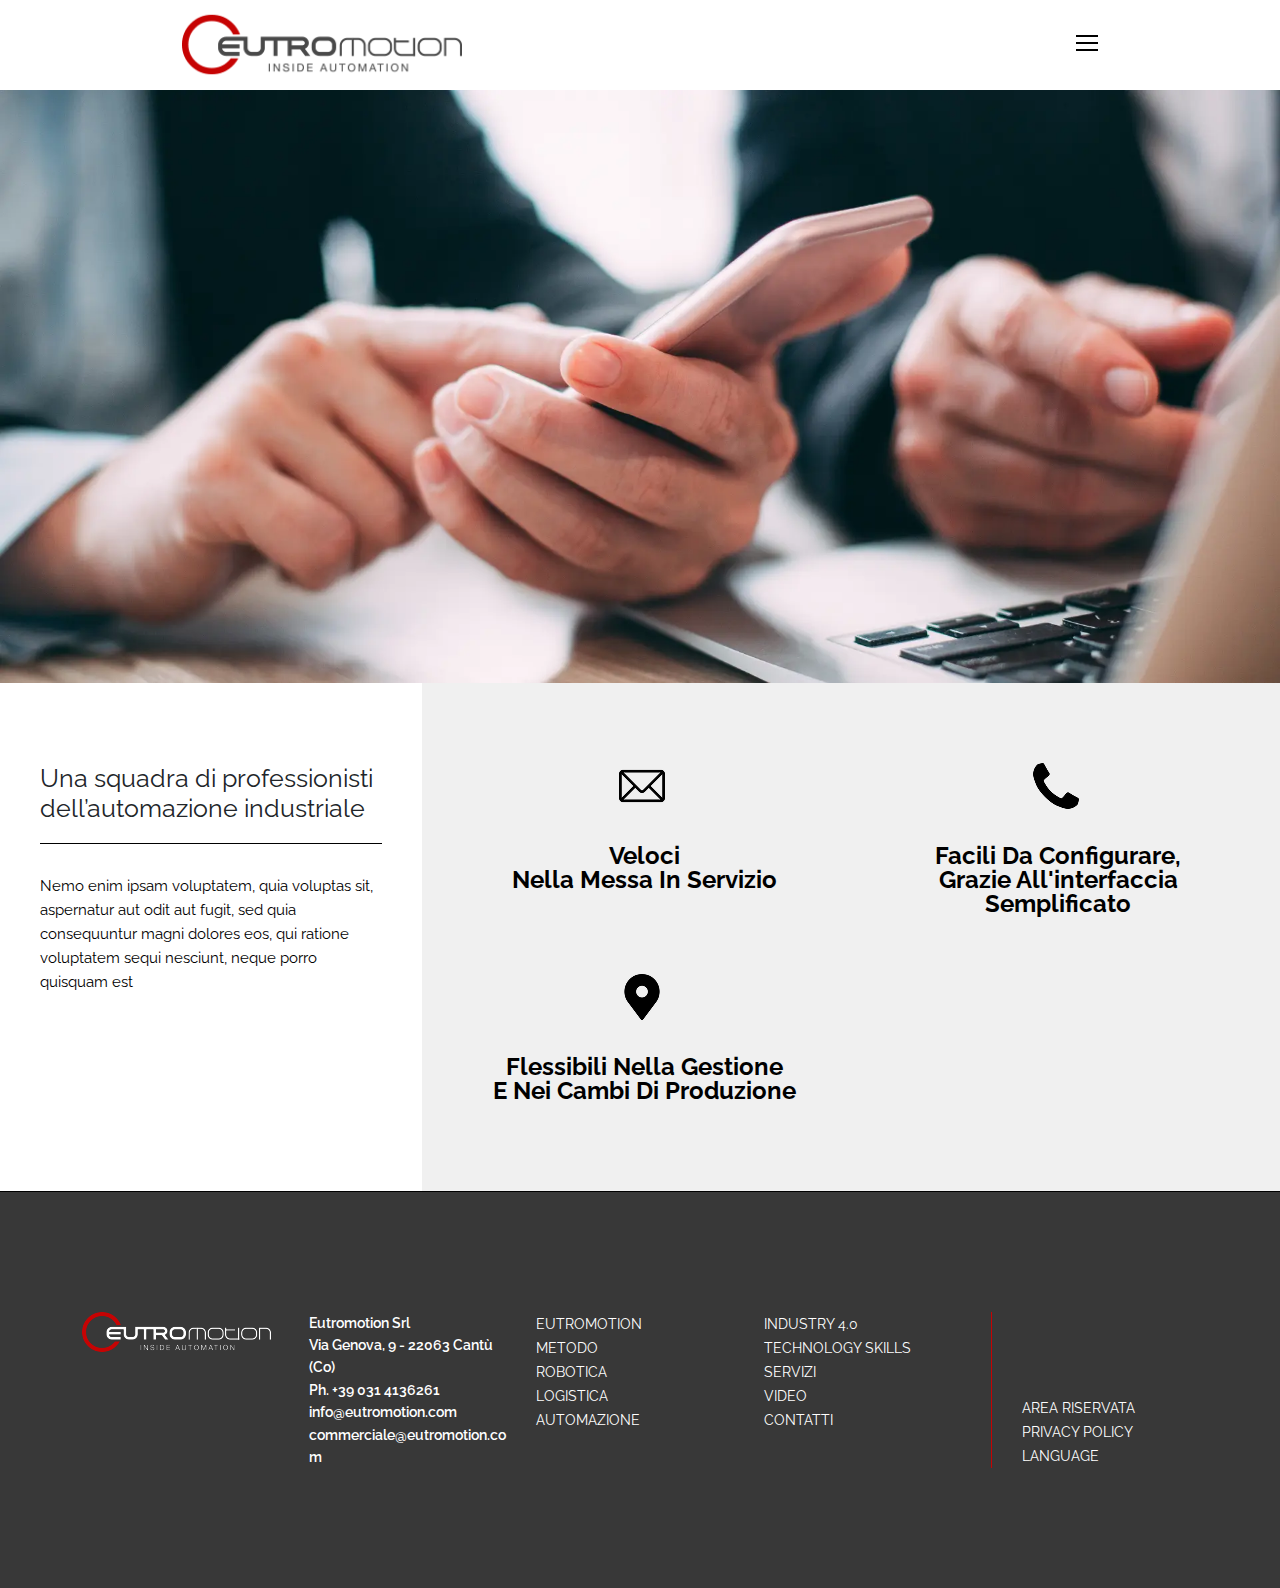
<file: contatti.html>
<!DOCTYPE html>
<html lang="en">

<head>
  <meta charset="utf-8" />
  <meta name="viewport" content="width=device-width, initial-scale=1" />

  <!-- Link to the favicon -->
  <link rel="icon" href="assets/images/icon/favicon.png" type="image/x-icon" />

  <title>eutromotion</title>
  <link rel="stylesheet" href="assets/css/bootstrap.min.css" />
  <link rel="stylesheet" href="assets/css/fontawesome/fontawesome-pro.min.css" />

  <!-- raleway & Barlow fonts  -->
  <link rel="preconnect" href="https://fonts.googleapis.com">
  <link rel="preconnect" href="https://fonts.gstatic.com" crossorigin>
  <link
    href="https://fonts.googleapis.com/css2?family=Barlow:ital,wght@0,100;0,200;0,300;0,400;0,500;0,600;0,700;0,800;0,900;1,100;1,200;1,300;1,400;1,500;1,600;1,700;1,800;1,900&family=Raleway:ital,wght@0,100..900;1,100..900&display=swap"
    rel="stylesheet">

  <link rel="stylesheet" href="assets/css/swiper-bundle.css" />
  <link rel="stylesheet" href="assets/css/magnific-popup.css" />
  <link rel="stylesheet" href="assets/css/select2.min.css" />
  <link rel="stylesheet" href="assets/css/nice-select.css" />
  <link rel="stylesheet" href="assets/css/meanmenu.css">
  <link rel="stylesheet" href="assets/css/scss/style.css" />
  <link rel="stylesheet" href="assets/css/scss/responsive.css" />
</head>

<body>
  <header>
    <div class="main-header" id="main-header">
      <div class="container-fluid">
        <div class="header-flex">
          <div class="logo-box">
            <a href="#">
              <img src="assets/images/logo.png" alt="" />
            </a>
          </div>
          <div class="main-header-items">
            <ul>
              <li>
                <a href="#"> EUTROMOTION</a>
              </li>
              <li>
                <a href="#">metodo</a>
              </li>
              <li>
                <a href="#"> robotica</a>
              </li>
              <li>
                <a href="#"> logistica</a>
              </li>
              <li>
                <a href="#">automazione</a>
              </li>
              <li>
                <a href="#"> Industry 4.0</a>
              </li>
              <li>
                <a href="#">technology skills</a>
              </li>
              <li>
                <a href="#"> servizi</a>
              </li>
              <li>
                <a href="#"> Video</a>
              </li>
              <li>
                <a href="#">contatti</a>
              </li>

            </ul>

          </div>
          <div class="header-bar" id="header-bar">
            <span></span>
            <span></span>
            <span></span>
          </div>
        </div>
      </div>
    </div>
    <!-- Sidebar area start here -->
    <div id="targetElement" class="sidebar-area" style="display: none;">
      <div class="sidebar__overlay"></div>

      <div class="mobile-menu overflow-hidden"></div>
    </div>
    <!-- Sidebar area end here -->
  </header>

  <main>
    <section class="servizi-banner-main" data-background="assets/images/contatti/contatti.webp"></section>

    <section class="i-robot-main contact-robot-main">
      <div class="container-fluid px-0">
        <div class="row g-0">
          <div class="col-lg-12">
            <div class="irobot-flex-parent">
              <div class="left-box">
                <h1>Una squadra di professionisti dell’automazione industriale</h1>
                <article role="article">
                  <p>
                    Nemo enim ipsam voluptatem, quia voluptas sit, aspernatur aut odit aut fugit, sed quia consequuntur
                    magni dolores
                    eos, qui ratione voluptatem sequi nesciunt, neque porro quisquam est
                  </p>
                </article>
              </div>
              <div class="right-box">
                <div class="robot-grid-parent">
                  <div class="single-grid">
                    <div class="icon">
                      <img src="assets/images/contatti/i1.png" alt="i1.png">
                    </div>
                    <h4>veloci <br> nella messa in servizio </h4>
                  </div>
                  <div class="single-grid">
                    <div class="icon">
                      <img src="assets/images/contatti/i2.png" alt="i2.png">
                    </div>
                    <h4>
                      facili da configurare, <br>
                      grazie all'interfaccia semplificato
                    </h4>
                  </div>
                  <div class="single-grid">
                    <div class="icon">
                      <img src="assets/images/contatti/i3.png" alt="i3.png">
                    </div>
                    <h4>
                      flessibili nella gestione <br>
                      e nei cambi di produzione
                    </h4>
                  </div>
                </div>
              </div>
            </div>
          </div>
        </div>
      </div>
    </section>

  </main>


  <footer>
    <div class="main-footer">
      <div class="container">
        <div class="row">
          <div class="col-xs-12 col-sm-12 col-md-12 col-lg-12">
            <div class="footer-flex">
              <div class="single-box">
                <div class="logo-box">
                  <a href="#">
                    <img src="assets/images/logo-white.png" alt="">
                  </a>
                </div>
              </div>
              <div class="single-box">
                <div class="footer-description-box">
                  <article>
                    <p>Eutromotion Srl <br>
                      Via Genova, 9 - 22063 Cantù (Co) <br>
                      <a href="tel:+390314136261 ">Ph. +39 031 4136261 </a>
                      <br>
                      <a href="mailto:  info@eutromotion.com "> info@eutromotion.com </a>

                      <br>
                      <a href="mailto:commerciale@eutromotion.com"> commerciale@eutromotion.com</a>

                    </p>
                  </article>
                </div>
              </div>
              <div class="single-box">
                <div class="footer-links">
                  <ul>
                    <li>
                      <a href="#"> EUTROMOTION</a>
                    </li>
                    <li>
                      <a href="#">metodo</a>
                    </li>
                    <li>
                      <a href="#"> robotica</a>
                    </li>
                    <li>
                      <a href="#"> logistica</a>
                    </li>
                    <li>
                      <a href="#">automazione</a>
                    </li>
                  </ul>
                </div>
              </div>
              <div class="single-box">
                <div class="footer-links">
                  <ul>
                    <li>
                      <a href="#"> Industry 4.0</a>
                    </li>
                    <li>
                      <a href="#">technology skills</a>
                    </li>
                    <li>
                      <a href="#"> servizi</a>
                    </li>
                    <li>
                      <a href="#"> Video</a>
                    </li>
                    <li>
                      <a href="#">contatti</a>
                    </li>
                  </ul>
                </div>
              </div>
              <div class="single-box">
                <div class="footer-last-box">
                  <ul>
                    <li>
                      <a href="#"> Area riservata</a>
                    </li>
                    <li>
                      <a href="#">privacy policy</a>
                    </li>
                    <li>
                      <a href="#"> language</a>
                    </li>
                  </ul>
                </div>
              </div>
            </div>
          </div>
        </div>
      </div>
    </div>
  </footer>


  <script src="assets/js/jquery-3.7.1.min.js"></script>
  <script src="assets/js/popper.min.js"></script>
  <script src="assets/js/bootstrap.min.js"></script>
  <script src="assets/js/swiper-bundle.js"></script>
  <script src="assets/js/magnific-popup.min.js"></script>
  <script src="assets/js/select2.min.js"></script>
  <script src="assets/js/jquery.nice-select.min.js"></script>
  <script src="assets/js/meanmenu.js"></script>
  <script src="assets/js/masonry.pkgd.min.js"></script>
  <script src="assets/js/imagesloaded.pkgd.min.js"></script>
  <script src="assets/js/main.js"></script>
</body>

</html>
</file>
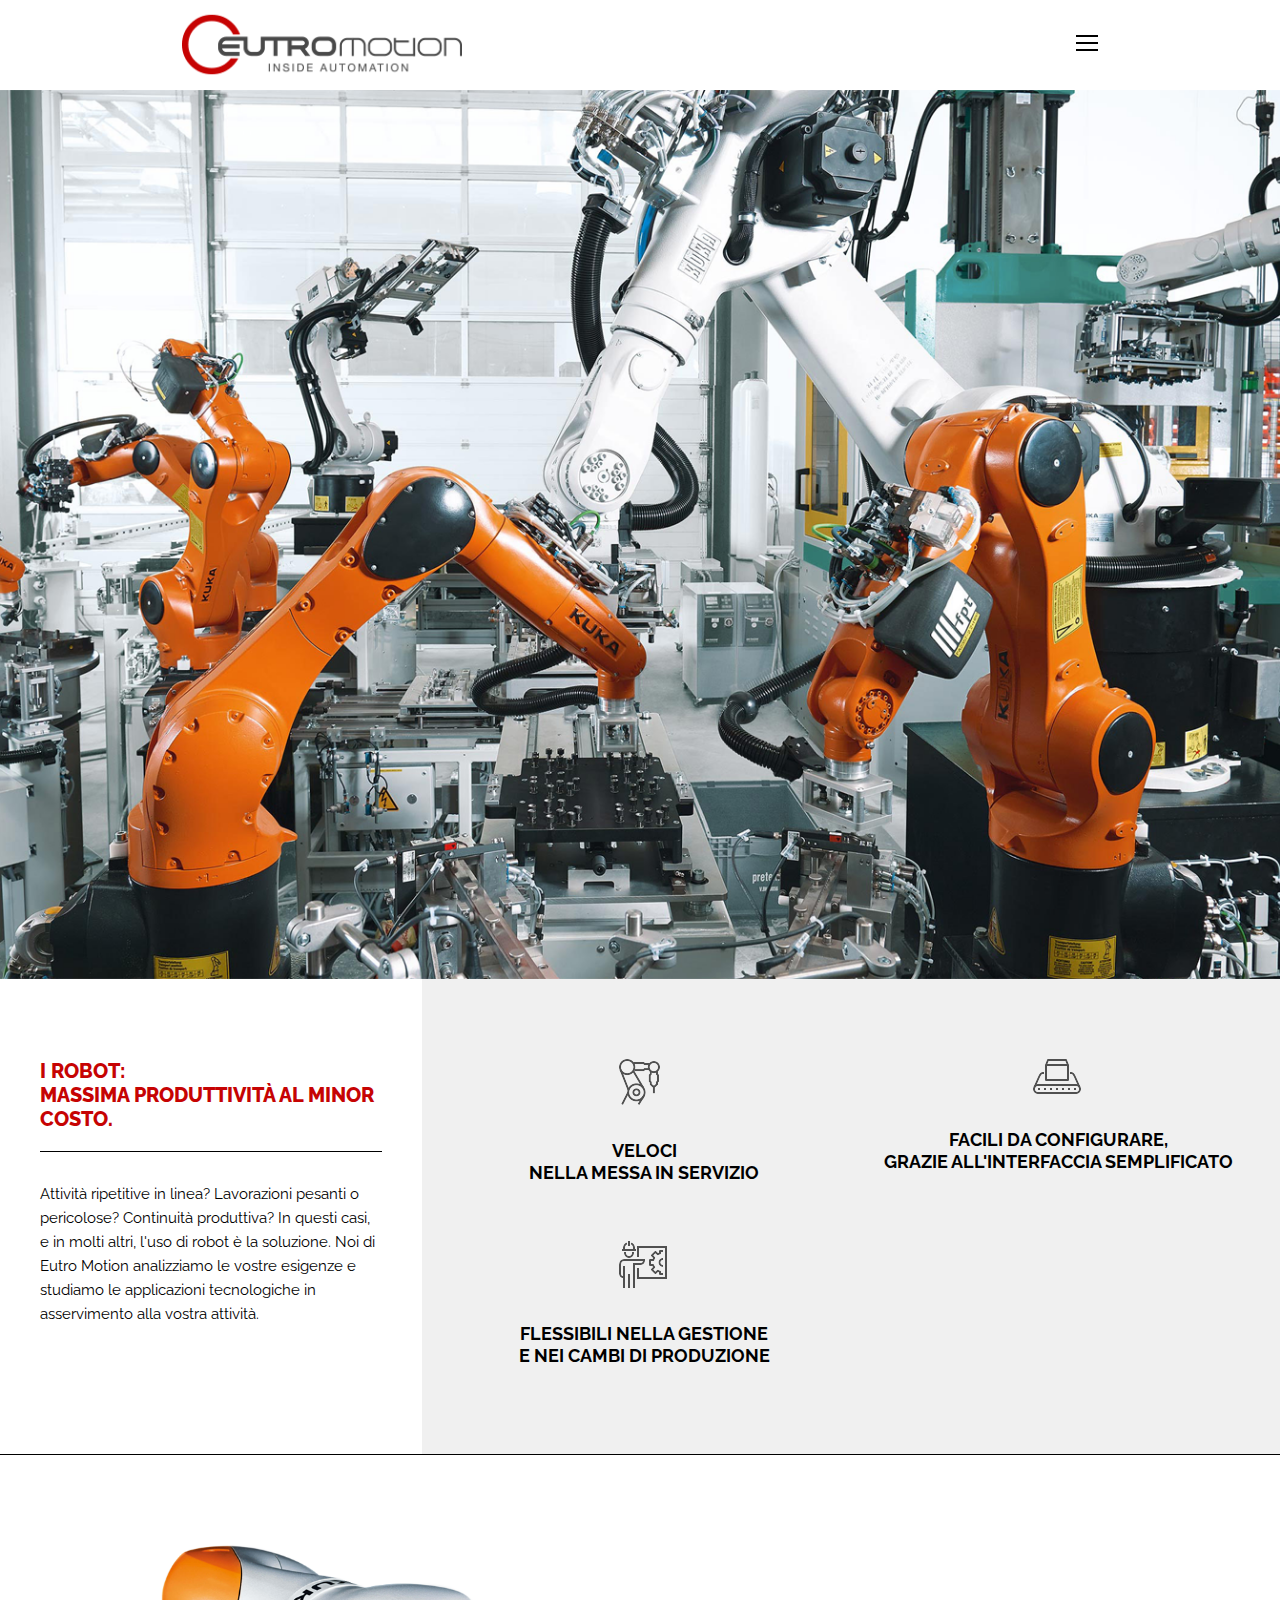
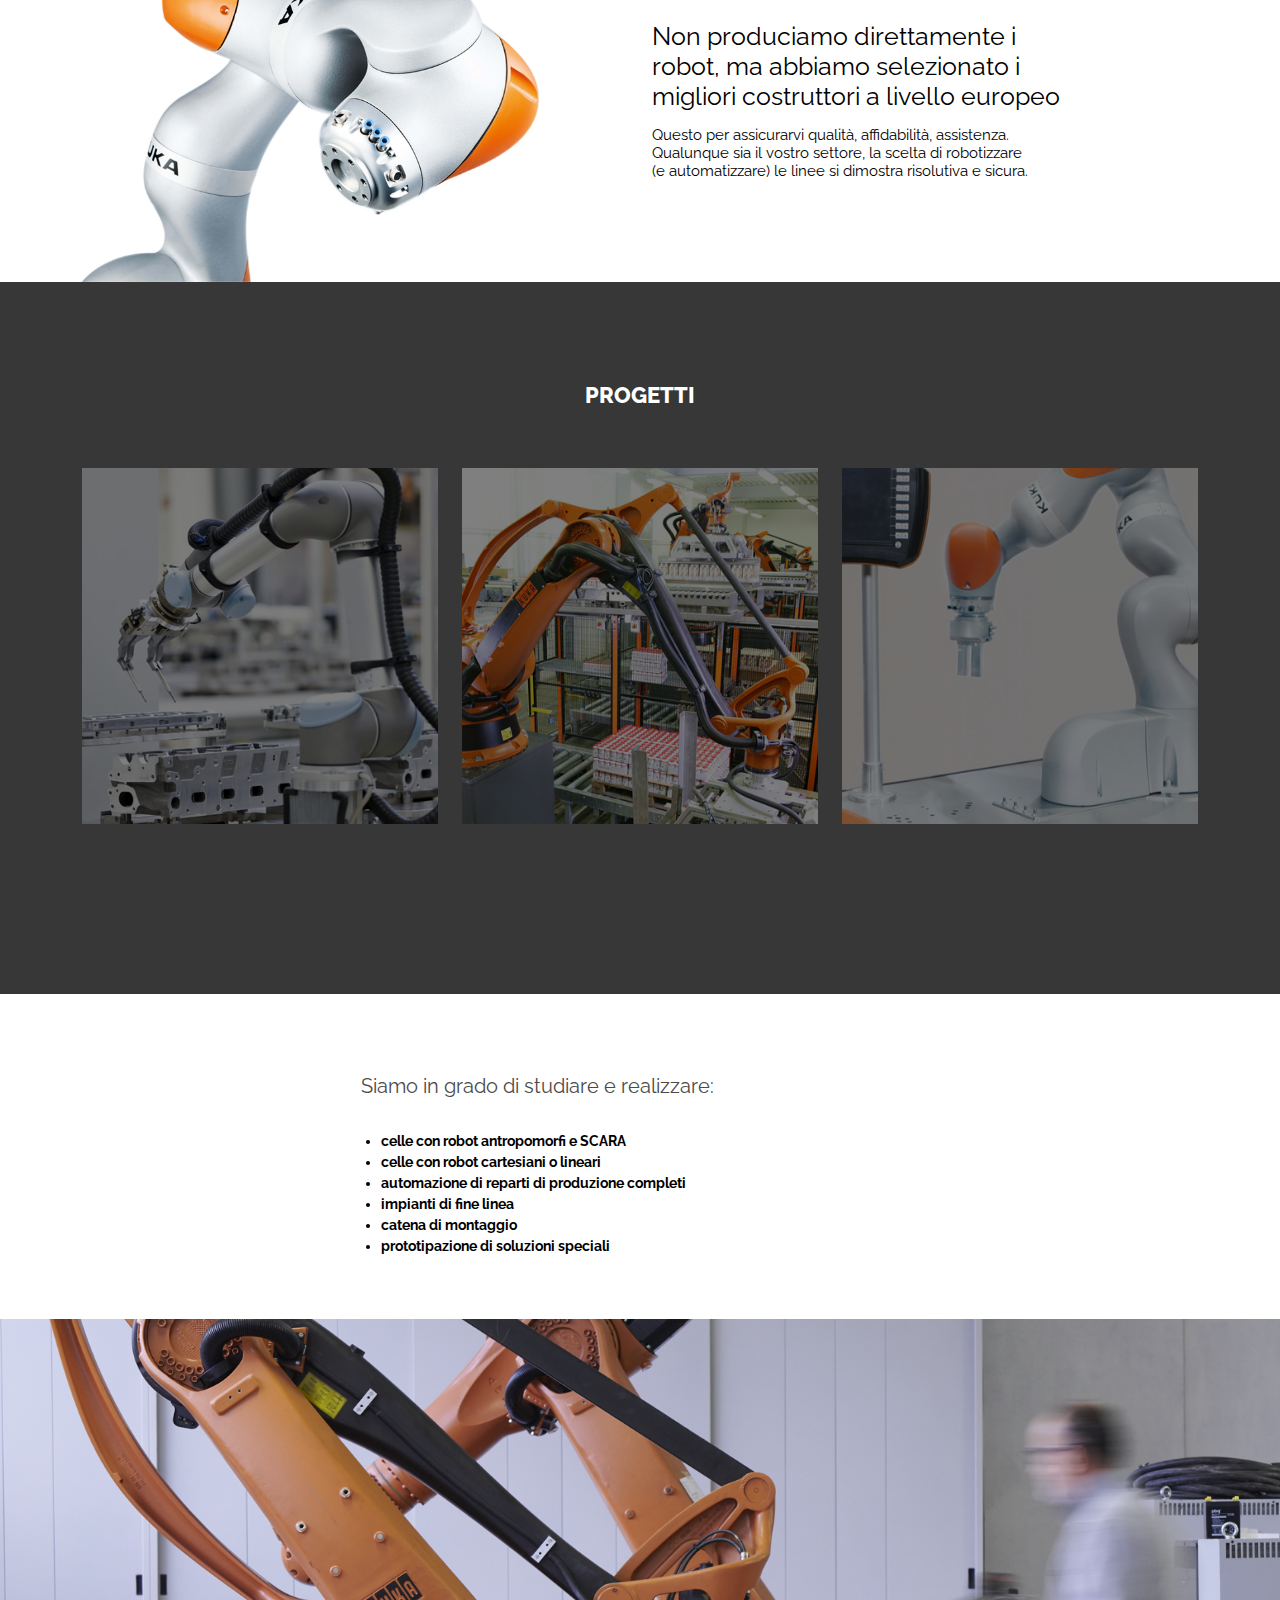
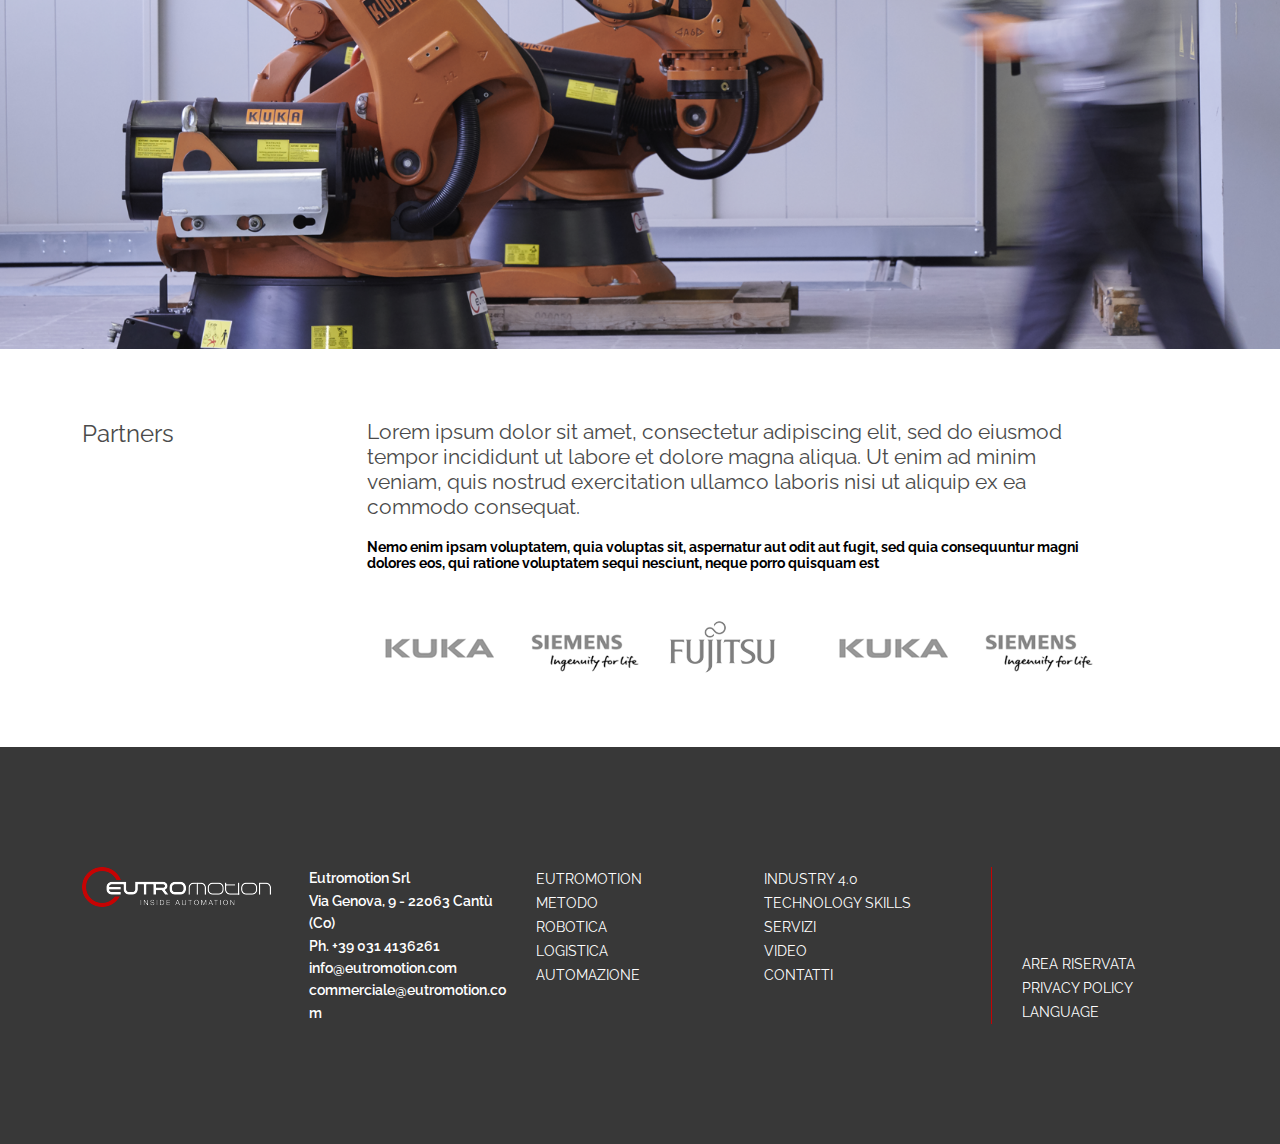
<file: robotica.html>
<!DOCTYPE html>
<html lang="en">

<head>
  <meta charset="utf-8" />
  <meta name="viewport" content="width=device-width, initial-scale=1" />

  <!-- Link to the favicon -->
  <link rel="icon" href="assets/images/icon/favicon.png" type="image/x-icon" />

  <title>eutromotion</title>
  <link rel="stylesheet" href="assets/css/bootstrap.min.css" />
  <link rel="stylesheet" href="assets/css/fontawesome/fontawesome-pro.min.css" />

  <!-- raleway & Barlow fonts  -->
  <link rel="preconnect" href="https://fonts.googleapis.com">
  <link rel="preconnect" href="https://fonts.gstatic.com" crossorigin>
  <link
    href="https://fonts.googleapis.com/css2?family=Barlow:ital,wght@0,100;0,200;0,300;0,400;0,500;0,600;0,700;0,800;0,900;1,100;1,200;1,300;1,400;1,500;1,600;1,700;1,800;1,900&family=Raleway:ital,wght@0,100..900;1,100..900&display=swap"
    rel="stylesheet">

  <link rel="stylesheet" href="assets/css/swiper-bundle.css" />
  <link rel="stylesheet" href="assets/css/magnific-popup.css" />
  <link rel="stylesheet" href="assets/css/select2.min.css" />
  <link rel="stylesheet" href="assets/css/nice-select.css" />
  <link rel="stylesheet" href="assets/css/meanmenu.css">
  <link rel="stylesheet" href="assets/css/scss/style.css" />
  <link rel="stylesheet" href="assets/css/scss/responsive.css" />
</head>

<body>
  <header>
    <div class="main-header" id="main-header">
      <div class="container-fluid">
        <div class="header-flex">
          <div class="logo-box">
            <a href="#">
              <img src="assets/images/logo.png" alt="" />
            </a>
          </div>
          <div class="main-header-items">
            <ul>
              <li>
                <a href="#"> EUTROMOTION</a>
              </li>
              <li>
                <a href="#">metodo</a>
              </li>
              <li>
                <a href="#"> robotica</a>
              </li>
              <li>
                <a href="#"> logistica</a>
              </li>
              <li>
                <a href="#">automazione</a>
              </li>
              <li>
                <a href="#"> Industry 4.0</a>
              </li>
              <li>
                <a href="#">technology skills</a>
              </li>
              <li>
                <a href="#"> servizi</a>
              </li>
              <li>
                <a href="#"> Video</a>
              </li>
              <li>
                <a href="#">contatti</a>
              </li>

            </ul>

          </div>
          <div class="header-bar" id="header-bar">
            <span></span>
            <span></span>
            <span></span>
          </div>
        </div>
      </div>
    </div>
    <!-- Sidebar area start here -->
    <div id="targetElement" class="sidebar-area" style="display: none;">
      <div class="sidebar__overlay"></div>

      <div class="mobile-menu overflow-hidden"></div>
    </div>
    <!-- Sidebar area end here -->
  </header>

  <main>
    <section class="about-banner-main" data-background="assets/images/robotica/robotica.png"></section>

    <section class="i-robot-main">
      <div class="container-fluid px-0">
        <div class="row g-0">
          <div class="col-lg-12">
            <div class="irobot-flex-parent">
              <div class="left-box">
                <h1>I Robot: <br>
                  massima produttività al minor costo.</h1>
                <article role="article">
                  <p>Attività ripetitive in linea? Lavorazioni pesanti o pericolose?
                    Continuità produttiva? In questi casi, e in molti altri, l'uso
                    di robot è la soluzione. Noi di Eutro Motion analizziamo
                    le vostre esigenze e studiamo le applicazioni
                    tecnologiche in asservimento alla vostra attività.
                  </p>
                </article>
              </div>
              <div class="right-box">
                <div class="robot-grid-parent">
                  <div class="single-grid">
                    <div class="icon">
                      <img src="assets/images/robotica/i1.png" alt="i1.png">
                    </div>
                    <h4>veloci <br> nella messa in servizio </h4>
                  </div>
                  <div class="single-grid">
                    <div class="icon">
                      <img src="assets/images/robotica/i2.png" alt="i2.png">
                    </div>
                    <h4>
                      facili da configurare, <br>
                      grazie all'interfaccia semplificato
                    </h4>
                  </div>
                  <div class="single-grid">
                    <div class="icon">
                      <img src="assets/images/robotica/i3.png" alt="i3.png">
                    </div>
                    <h4>
                      flessibili nella gestione <br>
                      e nei cambi di produzione
                    </h4>
                  </div>
                </div>
              </div>
            </div>
          </div>
        </div>
      </div>
    </section>

    <section class="robotica-image-section">
      <div class="container-fluid">
        <div class="row align-items-center">
          <div class="col-sm-12 col-md-6 col-lg-6">
            <div class="image-box">
              <img src="assets/images/robotica/r.png" alt="">
            </div>
          </div>
          <div class="col-sm-12 col-md-6 col-lg-6">
            <div class="content-box">
              <h3>Non produciamo direttamente i robot, <br>
                ma abbiamo selezionato i migliori <br>
                costruttori a livello europeo </h3>
              <article>
                <p>Questo per assicurarvi qualità, affidabilità, assistenza. <br>
                  Qualunque sia il vostro settore, la scelta di robotizzare <br>
                  (e automatizzare) le linee si dimostra risolutiva e sicura. </p>
              </article>
            </div>
          </div>
        </div>
      </div>
    </section>

    <section class="progetti-main">
      <div class="container">
        <div class="row">
          <div class="col-sm-12 col-md-12 col-lg-12">
            <h2>progetti</h2>
          </div>
        </div>
        <div class="row">
          <div class="col-sm-12 col-md-4 col-lg-4">
            <div class="image-box">
              <img src="assets/images/robotica/p1.png" alt="p1.png">
            </div>
          </div>
          <div class="col-sm-12 col-md-4 col-lg-4">
            <div class="image-box">
              <img src="assets/images/robotica/p2.png" alt="p2.png">
            </div>
          </div>
          <div class="col-sm-12 col-md-4 col-lg-4">
            <div class="image-box">
              <img src="assets/images/robotica/p3.png" alt="p3.png">
            </div>
          </div>
        </div>
      </div>
    </section>

    <section class="siamo-main">
      <div class="container">
        <div class="row">
          <div class="col-12">
            <div class="content-box">
              <h3>Siamo in grado di studiare e realizzare: </h3>
              <ul>

                <li>celle con robot antropomorfi e SCARA</li>
                <li>celle con robot cartesiani o lineari</li>
                <li>automazione di reparti di produzione completi</li>
                <li>impianti di fine linea</li>
                <li>catena di montaggio</li>
                <li> prototipazione di soluzioni speciali</li>
              </ul>
            </div>
          </div>
        </div>
      </div>
    </section>
    <section class="circuit-bg" data-background="assets/images/robotica/last.png"></section>

    <section class="partners-main">
      <div class="container">
        <div class="row">
          <div class="col-sm-12 col-md-4 col-lg-3">
            <div class="title-box">
              <h4>Partners</h4>
            </div>
          </div>
          <div class="col-sm-12 col-md-8 col-lg-8">
            <div class="content-box">
              <h5>Lorem ipsum dolor sit amet, consectetur adipiscing elit, sed do eiusmod tempor incididunt
                ut labore et dolore magna aliqua. Ut enim ad minim veniam, quis nostrud exercitation
                ullamco laboris nisi ut aliquip ex ea commodo consequat. </h5>
              <article>
                <p>Nemo enim ipsam voluptatem, quia voluptas sit, aspernatur aut odit aut fugit, sed quia consequuntur
                  magni dolores eos, qui ratione voluptatem sequi nesciunt, neque porro quisquam est
                </p>
              </article>
            </div>
            <div class="partners-grid-parent">
              <div class="single-grid">
                <img src="assets/images/robotica/pt1.png" alt="pt1.png">
              </div>
              <div class="single-grid">
                <img src="assets/images/robotica/pt2.png" alt="pt2.png">
              </div>
              <div class="single-grid">
                <img src="assets/images/robotica/pt3.png" alt="pt3.png">
              </div>
              <div class="single-grid">
                <img src="assets/images/robotica/pt1.png" alt="pt1.png">
              </div>
              <div class="single-grid">
                <img src="assets/images/robotica/pt2.png" alt="pt2.png">
              </div>
            </div>
          </div>
        </div>
      </div>
    </section>
  </main>


  <footer>
    <div class="main-footer">
      <div class="container">
        <div class="row">
          <div class="col-xs-12 col-sm-12 col-md-12 col-lg-12">
            <div class="footer-flex">
              <div class="single-box">
                <div class="logo-box">
                  <a href="#">
                    <img src="assets/images/logo-white.png" alt="">
                  </a>
                </div>
              </div>
              <div class="single-box">
                <div class="footer-description-box">
                  <article>
                    <p>Eutromotion Srl <br>
                      Via Genova, 9 - 22063 Cantù (Co) <br>
                      <a href="tel:+390314136261 ">Ph. +39 031 4136261 </a>
                      <br>
                      <a href="mailto:  info@eutromotion.com "> info@eutromotion.com </a>

                      <br>
                      <a href="mailto:commerciale@eutromotion.com"> commerciale@eutromotion.com</a>

                    </p>
                  </article>
                </div>
              </div>
              <div class="single-box">
                <div class="footer-links">
                  <ul>
                    <li>
                      <a href="#"> EUTROMOTION</a>
                    </li>
                    <li>
                      <a href="#">metodo</a>
                    </li>
                    <li>
                      <a href="#"> robotica</a>
                    </li>
                    <li>
                      <a href="#"> logistica</a>
                    </li>
                    <li>
                      <a href="#">automazione</a>
                    </li>
                  </ul>
                </div>
              </div>
              <div class="single-box">
                <div class="footer-links">
                  <ul>
                    <li>
                      <a href="#"> Industry 4.0</a>
                    </li>
                    <li>
                      <a href="#">technology skills</a>
                    </li>
                    <li>
                      <a href="#"> servizi</a>
                    </li>
                    <li>
                      <a href="#"> Video</a>
                    </li>
                    <li>
                      <a href="#">contatti</a>
                    </li>
                  </ul>
                </div>
              </div>
              <div class="single-box">
                <div class="footer-last-box">
                  <ul>
                    <li>
                      <a href="#"> Area riservata</a>
                    </li>
                    <li>
                      <a href="#">privacy policy</a>
                    </li>
                    <li>
                      <a href="#"> language</a>
                    </li>
                  </ul>
                </div>
              </div>
            </div>
          </div>
        </div>
      </div>
    </div>
  </footer>


  <script src="assets/js/jquery-3.7.1.min.js"></script>
  <script src="assets/js/popper.min.js"></script>
  <script src="assets/js/bootstrap.min.js"></script>
  <script src="assets/js/swiper-bundle.js"></script>
  <script src="assets/js/magnific-popup.min.js"></script>
  <script src="assets/js/select2.min.js"></script>
  <script src="assets/js/jquery.nice-select.min.js"></script>
  <script src="assets/js/meanmenu.js"></script>
  <script src="assets/js/masonry.pkgd.min.js"></script>
  <script src="assets/js/imagesloaded.pkgd.min.js"></script>
  <script src="assets/js/main.js"></script>
</body>

</html>
</file>
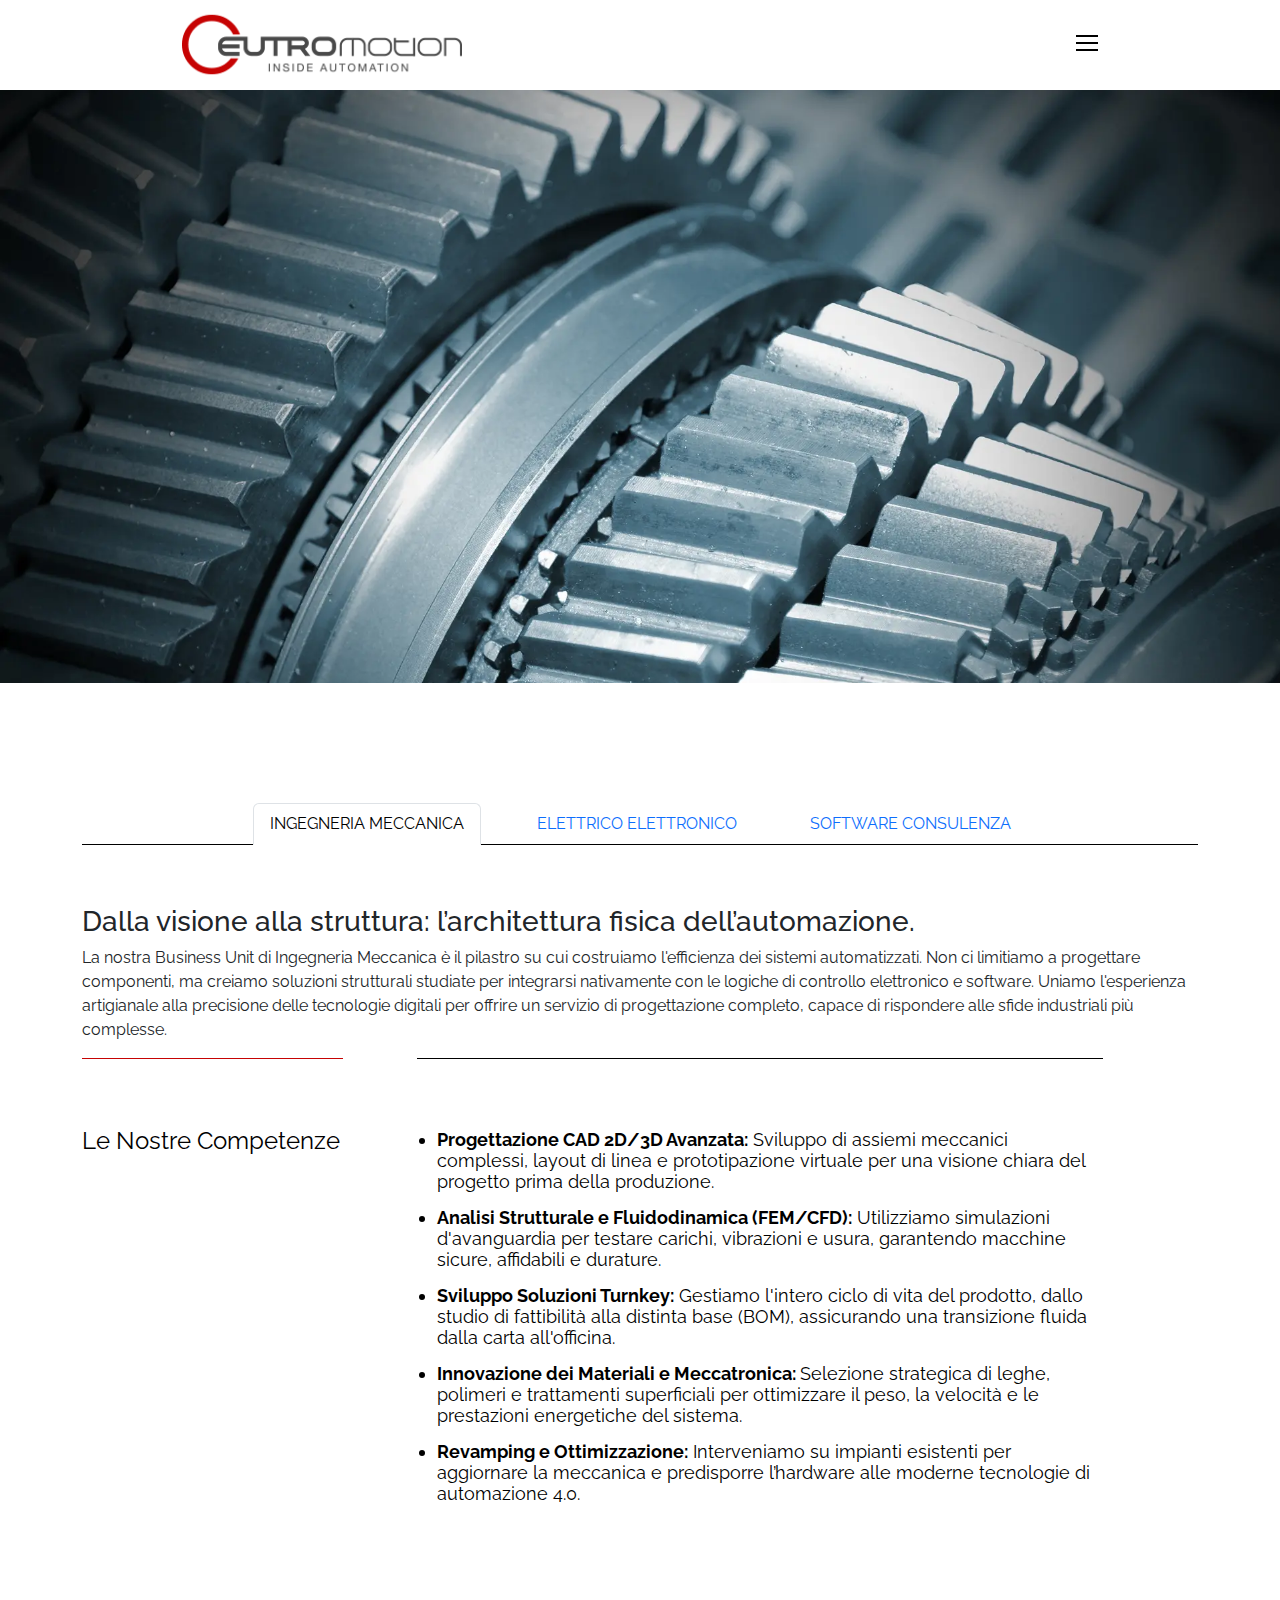
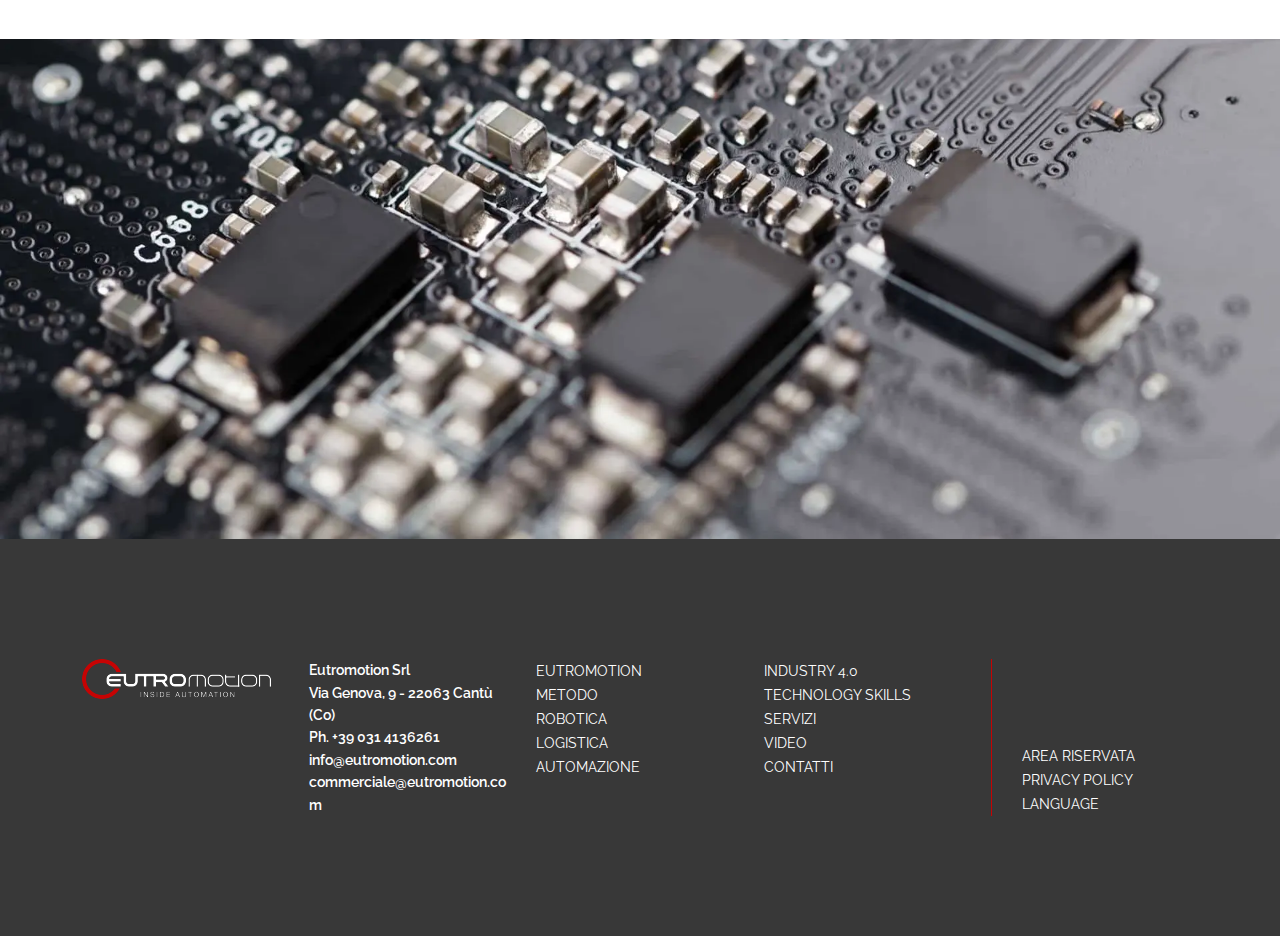
<file: servizi.html>
<!DOCTYPE html>
<html lang="en">

<head>
  <meta charset="utf-8" />
  <meta name="viewport" content="width=device-width, initial-scale=1" />

  <!-- Link to the favicon -->
  <link rel="icon" href="assets/images/icon/favicon.png" type="image/x-icon" />

  <title>eutromotion</title>
  <link rel="stylesheet" href="assets/css/bootstrap.min.css" />
  <link rel="stylesheet" href="assets/css/fontawesome/fontawesome-pro.min.css" />

  <!-- raleway & Barlow fonts  -->
  <link rel="preconnect" href="https://fonts.googleapis.com">
  <link rel="preconnect" href="https://fonts.gstatic.com" crossorigin>
  <link
    href="https://fonts.googleapis.com/css2?family=Barlow:ital,wght@0,100;0,200;0,300;0,400;0,500;0,600;0,700;0,800;0,900;1,100;1,200;1,300;1,400;1,500;1,600;1,700;1,800;1,900&family=Raleway:ital,wght@0,100..900;1,100..900&display=swap"
    rel="stylesheet">

  <link rel="stylesheet" href="assets/css/swiper-bundle.css" />
  <link rel="stylesheet" href="assets/css/magnific-popup.css" />
  <link rel="stylesheet" href="assets/css/select2.min.css" />
  <link rel="stylesheet" href="assets/css/nice-select.css" />
  <link rel="stylesheet" href="assets/css/meanmenu.css">
  <link rel="stylesheet" href="assets/css/scss/style.css" />
  <link rel="stylesheet" href="assets/css/scss/responsive.css" />
</head>

<body>
  <header>
    <div class="main-header" id="main-header">
      <div class="container-fluid">
        <div class="header-flex">
          <div class="logo-box">
            <a href="#">
              <img src="assets/images/logo.png" alt="" />
            </a>
          </div>
          <div class="main-header-items">
            <ul>
              <li>
                <a href="#"> EUTROMOTION</a>
              </li>
              <li>
                <a href="#">metodo</a>
              </li>
              <li>
                <a href="#"> robotica</a>
              </li>
              <li>
                <a href="#"> logistica</a>
              </li>
              <li>
                <a href="#">automazione</a>
              </li>
              <li>
                <a href="#"> Industry 4.0</a>
              </li>
              <li>
                <a href="#">technology skills</a>
              </li>
              <li>
                <a href="#"> servizi</a>
              </li>
              <li>
                <a href="#"> Video</a>
              </li>
              <li>
                <a href="#">contatti</a>
              </li>

            </ul>

          </div>
          <div class="header-bar" id="header-bar">
            <span></span>
            <span></span>
            <span></span>
          </div>
        </div>
      </div>
    </div>
    <!-- Sidebar area start here -->
    <div id="targetElement" class="sidebar-area" style="display: none;">
      <div class="sidebar__overlay"></div>

      <div class="mobile-menu overflow-hidden"></div>
    </div>
    <!-- Sidebar area end here -->
  </header>

  <main>
    <section class="servizi-banner-main" data-background="assets/images/servizi/servizi-bg.webp"></section>

    <section class="servizi-tabs-main">
      <div class="container">
        <div class="row">
          <div class="col-sm-12 col-md-12 col-lg-12">
            <ul class="nav nav-tabs" id="myTab" role="tablist">
              <li class="nav-item" role="presentation">
                <button class="nav-link active" id="meccanica-tab" data-bs-toggle="tab"
                  data-bs-target="#meccanica-tab-pane" type="button" role="tab" aria-controls="meccanica-tab-pane"
                  aria-selected="true">INGEGNERIA MECCANICA
                </button>
              </li>
              <li class="nav-item" role="presentation">
                <button class="nav-link" id="electronico-tab" data-bs-toggle="tab"
                  data-bs-target="#electronico-tab-pane" type="button" role="tab" aria-controls="electronico-tab-pane"
                  aria-selected="false">ELETTRICO
                  ELETTRONICO</button>
              </li>
              <li class="nav-item" role="presentation">
                <button class="nav-link" id="software-tab" data-bs-toggle="tab" data-bs-target="#software-tab-pane"
                  type="button" role="tab" aria-controls="software-tab-pane" aria-selected="false">SOFTWARE
                  CONSULENZA</button>
              </li>

            </ul>
            <div class="tab-content" id="myTabContent">
              <div class="tab-pane fade show active" id="meccanica-tab-pane" role="tabpanel"
                aria-labelledby="meccanica-tab" tabindex="0">
                <div class="tab-description">
                  <article role="article">
                    <h3>Dalla visione alla struttura: l’architettura fisica dell’automazione.</h3>
                    <p>La nostra Business Unit di Ingegneria Meccanica è il pilastro su cui costruiamo l'efficienza dei
                      sistemi automatizzati. Non ci limitiamo a progettare componenti, ma creiamo soluzioni strutturali
                      studiate per integrarsi nativamente con le logiche di controllo elettronico e software. Uniamo
                      l'esperienza artigianale alla precisione delle tecnologie digitali per offrire un servizio di
                      progettazione completo, capace di rispondere alle sfide industriali più complesse.</p>
                  </article>
                </div>
              </div>
              <div class="tab-pane fade" id="electronico-tab-pane" role="tabpanel" aria-labelledby="electronico-tab"
                tabindex="0">
                <div class="tab-description">
                  <article role="article">
                    <h3>Dalla visione alla struttura: l’architettura fisica dell’automazione.</h3>
                    <p>La nostra Business Unit di Ingegneria Meccanica è il pilastro su cui costruiamo l'efficienza dei
                      sistemi automatizzati. Non ci limitiamo a progettare componenti, ma creiamo soluzioni strutturali
                      studiate per integrarsi nativamente con le logiche di controllo elettronico e software. Uniamo
                      l'esperienza artigianale alla precisione delle tecnologie digitali per offrire un servizio di
                      progettazione completo, capace di rispondere alle sfide industriali più complesse.</p>
                  </article>
                </div>
              </div>
              <div class="tab-pane fade" id="software-tab-pane" role="tabpanel" aria-labelledby="software-tab"
                tabindex="0">
                <div class="tab-description">
                  <article role="article">
                    <h3>Dalla visione alla struttura: l’architettura fisica dell’automazione.</h3>
                    <p>La nostra Business Unit di Ingegneria Meccanica è il pilastro su cui costruiamo l'efficienza dei
                      sistemi automatizzati. Non ci limitiamo a progettare componenti, ma creiamo soluzioni strutturali
                      studiate per integrarsi nativamente con le logiche di controllo elettronico e software. Uniamo
                      l'esperienza artigianale alla precisione delle tecnologie digitali per offrire un servizio di
                      progettazione completo, capace di rispondere alle sfide industriali più complesse.</p>
                  </article>
                </div>
              </div>

            </div>
          </div>
        </div>
      </div>
    </section>
    <section class="mission-main competenze-main">
      <div class="container">
        <div class="row">
          <div class="col-xs-12 col-sm-12 col-md-4 col-lg-3">
            <div class="title-box">
              <h2>le nostre competenze</h2>
            </div>
          </div>
          <div class="col-xs-12 col-sm-12 col-md-8 col-lg-8">
            <div class="content-box">
              <article role="article">
                <ul>
                  <li>
                    <strong> Progettazione CAD 2D/3D Avanzata:</strong> Sviluppo di assiemi meccanici complessi, layout
                    di linea e
                    prototipazione virtuale per una visione chiara del progetto prima della produzione.
                  </li>
                  <li>
                    <strong> Analisi Strutturale e Fluidodinamica (FEM/CFD):</strong> Utilizziamo simulazioni
                    d'avanguardia per testare
                    carichi, vibrazioni e usura, garantendo macchine sicure, affidabili e durature.
                  </li>
                  <li>
                    <strong> Sviluppo Soluzioni Turnkey:</strong> Gestiamo l'intero ciclo di vita del prodotto, dallo
                    studio di
                    fattibilità alla distinta base (BOM), assicurando una transizione fluida dalla carta all'officina.
                  </li>
                  <li>
                    <strong>
                      Innovazione dei Materiali e Meccatronica:
                    </strong> Selezione strategica di leghe, polimeri e trattamenti
                    superficiali per ottimizzare il peso, la velocità e le prestazioni energetiche del sistema.
                  </li>
                  <li>
                    <strong> Revamping e Ottimizzazione:</strong> Interveniamo su impianti esistenti per aggiornare la
                    meccanica e
                    predisporre l’hardware alle moderne tecnologie di automazione 4.0.
                  </li>
                </ul>
              </article>
            </div>
          </div>
        </div>
      </div>
    </section>

    <section class="servizi-last-section" data-background="assets/images/servizi/servizi-last.webp"></section>

  </main>


  <footer>
    <div class="main-footer">
      <div class="container">
        <div class="row">
          <div class="col-xs-12 col-sm-12 col-md-12 col-lg-12">
            <div class="footer-flex">
              <div class="single-box">
                <div class="logo-box">
                  <a href="#">
                    <img src="assets/images/logo-white.png" alt="">
                  </a>
                </div>
              </div>
              <div class="single-box">
                <div class="footer-description-box">
                  <article>
                    <p>Eutromotion Srl <br>
                      Via Genova, 9 - 22063 Cantù (Co) <br>
                      <a href="tel:+390314136261 ">Ph. +39 031 4136261 </a>
                      <br>
                      <a href="mailto:  info@eutromotion.com "> info@eutromotion.com </a>

                      <br>
                      <a href="mailto:commerciale@eutromotion.com"> commerciale@eutromotion.com</a>

                    </p>
                  </article>
                </div>
              </div>
              <div class="single-box">
                <div class="footer-links">
                  <ul>
                    <li>
                      <a href="#"> EUTROMOTION</a>
                    </li>
                    <li>
                      <a href="#">metodo</a>
                    </li>
                    <li>
                      <a href="#"> robotica</a>
                    </li>
                    <li>
                      <a href="#"> logistica</a>
                    </li>
                    <li>
                      <a href="#">automazione</a>
                    </li>
                  </ul>
                </div>
              </div>
              <div class="single-box">
                <div class="footer-links">
                  <ul>
                    <li>
                      <a href="#"> Industry 4.0</a>
                    </li>
                    <li>
                      <a href="#">technology skills</a>
                    </li>
                    <li>
                      <a href="#"> servizi</a>
                    </li>
                    <li>
                      <a href="#"> Video</a>
                    </li>
                    <li>
                      <a href="#">contatti</a>
                    </li>
                  </ul>
                </div>
              </div>
              <div class="single-box">
                <div class="footer-last-box">
                  <ul>
                    <li>
                      <a href="#"> Area riservata</a>
                    </li>
                    <li>
                      <a href="#">privacy policy</a>
                    </li>
                    <li>
                      <a href="#"> language</a>
                    </li>
                  </ul>
                </div>
              </div>
            </div>
          </div>
        </div>
      </div>
    </div>
  </footer>


  <script src="assets/js/jquery-3.7.1.min.js"></script>
  <script src="assets/js/popper.min.js"></script>
  <script src="assets/js/bootstrap.min.js"></script>
  <script src="assets/js/swiper-bundle.js"></script>
  <script src="assets/js/magnific-popup.min.js"></script>
  <script src="assets/js/select2.min.js"></script>
  <script src="assets/js/jquery.nice-select.min.js"></script>
  <script src="assets/js/meanmenu.js"></script>
  <script src="assets/js/masonry.pkgd.min.js"></script>
  <script src="assets/js/imagesloaded.pkgd.min.js"></script>
  <script src="assets/js/main.js"></script>
</body>

</html>
</file>
<file: assets/css/nice-select.css>
.nice-select {
  -webkit-tap-highlight-color: transparent;
  background-color: #fff;
  border-radius: 5px;
  border: solid 1px #e8e8e8;
  box-sizing: border-box;
  clear: both;
  cursor: pointer;
  display: block;
  float: left;
  font-family: inherit;
  font-size: 14px;
  font-weight: normal;
  height: 42px;
  line-height: 40px;
  outline: none;
  padding-left: 18px;
  padding-right: 30px;
  position: relative;
  text-align: left !important;
  -webkit-transition: all 0.2s ease-in-out;
  transition: all 0.2s ease-in-out;
  -webkit-user-select: none;
     -moz-user-select: none;
      -ms-user-select: none;
          user-select: none;
  white-space: nowrap;
  width: auto; }
  .nice-select:hover {
    border-color: #dbdbdb; }
  .nice-select:active, .nice-select.open, .nice-select:focus {
    border-color: #999; }
  .nice-select:after {
    border-bottom: 2px solid #999;
    border-right: 2px solid #999;
    content: '';
    display: block;
    height: 5px;
    margin-top: -4px;
    pointer-events: none;
    position: absolute;
    right: 12px;
    top: 50%;
    -webkit-transform-origin: 66% 66%;
        -ms-transform-origin: 66% 66%;
            transform-origin: 66% 66%;
    -webkit-transform: rotate(45deg);
        -ms-transform: rotate(45deg);
            transform: rotate(45deg);
    -webkit-transition: all 0.15s ease-in-out;
    transition: all 0.15s ease-in-out;
    width: 5px; }
  .nice-select.open:after {
    -webkit-transform: rotate(-135deg);
        -ms-transform: rotate(-135deg);
            transform: rotate(-135deg); }
  .nice-select.open .list {
    opacity: 1;
    pointer-events: auto;
    -webkit-transform: scale(1) translateY(0);
        -ms-transform: scale(1) translateY(0);
            transform: scale(1) translateY(0); }
  .nice-select.disabled {
    border-color: #ededed;
    color: #999;
    pointer-events: none; }
    .nice-select.disabled:after {
      border-color: #cccccc; }
  .nice-select.wide {
    width: 100%; }
    .nice-select.wide .list {
      left: 0 !important;
      right: 0 !important; }
  .nice-select.right {
    float: right; }
    .nice-select.right .list {
      left: auto;
      right: 0; }
  .nice-select.small {
    font-size: 12px;
    height: 36px;
    line-height: 34px; }
    .nice-select.small:after {
      height: 4px;
      width: 4px; }
    .nice-select.small .option {
      line-height: 34px;
      min-height: 34px; }
  .nice-select .list {
    background-color: #fff;
    border-radius: 5px;
    box-shadow: 0 0 0 1px rgba(68, 68, 68, 0.11);
    box-sizing: border-box;
    margin-top: 4px;
    opacity: 0;
    overflow: hidden;
    padding: 0;
    pointer-events: none;
    position: absolute;
    top: 100%;
    left: 0;
    -webkit-transform-origin: 50% 0;
        -ms-transform-origin: 50% 0;
            transform-origin: 50% 0;
    -webkit-transform: scale(0.75) translateY(-21px);
        -ms-transform: scale(0.75) translateY(-21px);
            transform: scale(0.75) translateY(-21px);
    -webkit-transition: all 0.2s cubic-bezier(0.5, 0, 0, 1.25), opacity 0.15s ease-out;
    transition: all 0.2s cubic-bezier(0.5, 0, 0, 1.25), opacity 0.15s ease-out;
    z-index: 9; }
    .nice-select .list:hover .option:not(:hover) {
      background-color: transparent !important; }
  .nice-select .option {
    cursor: pointer;
    font-weight: 400;
    line-height: 40px;
    list-style: none;
    min-height: 40px;
    outline: none;
    padding-left: 18px;
    padding-right: 29px;
    text-align: left;
    -webkit-transition: all 0.2s;
    transition: all 0.2s; }
    .nice-select .option:hover, .nice-select .option.focus, .nice-select .option.selected.focus {
      background-color: #f6f6f6; }
    .nice-select .option.selected {
      font-weight: bold; }
    .nice-select .option.disabled {
      background-color: transparent;
      color: #999;
      cursor: default; }

.no-csspointerevents .nice-select .list {
  display: none; }

.no-csspointerevents .nice-select.open .list {
  display: block; }
</file>
<file: assets/css/meanmenu.css>
/* hide the link until viewport size is reached */
a.meanmenu-reveal {
	display: none;
}

/* when under viewport size, .mean-container is added to body */
.mean-container .mean-bar {
	float: left;
	width: 100%;
	position: relative;
	background: #0c1923;
	/* padding: 4px 0;
	min-height: 42px; */
	z-index: 999999;
}

.mean-container a.meanmenu-reveal {
	width: 22px;
	height: 22px;
	padding: 13px 13px 11px 13px;
	position: absolute;
	top: 0;
	right: 0;
	cursor: pointer;
	color: #fff;
	text-decoration: none;
	font-size: 16px;
	text-indent: -9999em;
	line-height: 22px;
	font-size: 1px;
	display: block;
	font-family: Arial, Helvetica, sans-serif;
	font-weight: 700;
}

.mean-container a.meanmenu-reveal span {
	display: block;
	background: #fff;
	height: 3px;
	margin-top: 3px;
}

.mean-container .mean-nav {
	float: left;
	width: 100%;
	background-color: #000;
}

.mean-container .mean-nav ul {
	padding: 0;
	margin: 0;
	width: 100%;
	list-style-type: none;
}

.mean-container .mean-nav ul li {
	position: relative;
	float: left;
	width: 100%;
}

.mean-container .mean-nav ul li a {
	display: block;
	float: left;
	width: 100%;
	padding: 10px 0;
	margin: 0;
	text-align: left;
	color: #fff;
	border-top: 1px solid rgba(255, 255, 255, 0.25);
}

.mean-container .mean-nav ul li li a {
	width: 80%;
	padding: 1em 10%;
	border-top: 1px solid #f1f1f1;
	border-top: 1px solid rgba(255, 255, 255, 0.25);
	opacity: 0.75;
	filter: alpha(opacity=75);
	text-shadow: none !important;
	visibility: visible;
}

.mean-container .mean-nav ul li.mean-last a {
	border-bottom: none;
	margin-bottom: 0;
}

.mean-container .mean-nav ul li li li a {
	width: 70%;
	padding: 1em 15%;
}

.mean-container .mean-nav ul li li li li a {
	width: 60%;
	padding: 1em 20%;
}

.mean-container .mean-nav ul li li li li li a {
	width: 50%;
	padding: 1em 25%;
}

/* .mean-container .mean-nav ul li a:hover {
	background: #252525;
	background: rgba(255, 255, 255, 0.1);
} */

.mean-container .mean-nav ul li a.mean-expand {
	width: 30px;
	height: 15px;
	line-height: 14px;
	text-align: center;
	position: absolute;
	right: 0px;
	top: 7px;
	z-index: 2;
	font-weight: 700;
	background-color: var(--theme-color1);
	border-radius: 10px;
}

/* .mean-container .mean-nav ul li a.mean-expand:hover {
	background: rgba(0, 0, 0, 0.9);
} */

.mean-container .mean-push {
	float: left;
	width: 100%;
	padding: 0;
	margin: 0;
	clear: both;
}

.mean-nav .wrapper {
	width: 100%;
	padding: 0;
	margin: 0;
}

/* Fix for box sizing on Foundation Framework etc. */
.mean-container .mean-bar,
.mean-container .mean-bar * {
	-webkit-box-sizing: content-box;
	-moz-box-sizing: content-box;
	box-sizing: content-box;
}

.mean-remove {
	display: none !important;
}
</file>
<file: assets/css/scss/style.css>
* {
  margin: 0;
  padding: 0;
}

ul {
  margin: 0;
  padding: 0;
}
ul li {
  list-style-type: none;
}
ul li a {
  text-decoration: none;
}

a {
  text-decoration: none;
}

body {
  margin: 0px auto;
  padding: 0;
  box-sizing: border-box;
  max-width: 2550px;
  scroll-behavior: smooth;
  font-family: "Raleway", sans-serif;
}

header {
  position: relative;
}
header .main-header {
  background: #fff;
  transition: all 0.4s ease-in-out;
  -webkit-transition: all 0.4s ease-in-out;
  -moz-transition: all 0.4s ease-in-out;
  -ms-transition: all 0.4s ease-in-out;
  -o-transition: all 0.4s ease-in-out;
  padding: 6px 170px;
}
@media (max-width: 991px) {
  header .main-header {
    padding-left: 20px;
    padding-right: 20px;
  }
}
header .main-header .header-flex {
  display: flex;
  flex-wrap: wrap;
  align-items: center;
  justify-content: space-between;
}
header .main-header .header-flex .logo-box {
  width: 280px;
  transition: all 0.4s ease-in-out;
  -webkit-transition: all 0.4s ease-in-out;
  -moz-transition: all 0.4s ease-in-out;
  -ms-transition: all 0.4s ease-in-out;
  -o-transition: all 0.4s ease-in-out;
}
@media (max-width: 991px) {
  header .main-header .header-flex .logo-box {
    width: 180px;
  }
}
header .main-header .header-flex .logo-box img {
  max-width: 100%;
  transition: all 0.4s ease-in-out;
  -webkit-transition: all 0.4s ease-in-out;
  -moz-transition: all 0.4s ease-in-out;
  -ms-transition: all 0.4s ease-in-out;
  -o-transition: all 0.4s ease-in-out;
}
header .main-header .header-flex .main-header-items ul {
  display: none;
}
header .main-header .header-flex .main-header-items ul li a {
  font-size: 14px;
  font-family: "Raleway", sans-serif;
  font-weight: 400;
  line-height: 1.6;
  color: #000;
  text-transform: uppercase;
  transition: all 0.4s ease-in-out;
  -webkit-transition: all 0.4s ease-in-out;
  -moz-transition: all 0.4s ease-in-out;
  -ms-transition: all 0.4s ease-in-out;
  -o-transition: all 0.4s ease-in-out;
}
header .main-header .header-flex .main-header-items ul li a:hover {
  color: #c60303;
}
header .main-header .header-flex .header-bar {
  width: 22px;
  position: relative;
  cursor: pointer;
}
header .main-header .header-flex .header-bar span {
  width: 100%;
  height: 2px;
  background: #000;
  display: block;
  margin-bottom: 5px;
  transition: all 0.4s ease-in-out;
  -webkit-transition: all 0.4s ease-in-out;
  -moz-transition: all 0.4s ease-in-out;
  -ms-transition: all 0.4s ease-in-out;
  -o-transition: all 0.4s ease-in-out;
}
header .main-header .header-flex .header-bar.active span {
  background: #c60303;
}
header .main-header .header-flex .header-bar.active span:nth-child(1) {
  top: 0;
  transform: rotate(45deg) translate(0px, 6px);
  -webkit-transform: rotate(45deg) translate(0px, 6px);
  -moz-transform: rotate(45deg) translate(0px, 6px);
  -ms-transform: rotate(45deg) translate(0px, 6px);
  -o-transform: rotate(45deg) translate(0px, 6px);
}
header .main-header .header-flex .header-bar.active span:nth-child(2) {
  top: 44%;
  opacity: 0;
}
header .main-header .header-flex .header-bar.active span:nth-child(3) {
  bottom: 0;
  transform: rotate(-45deg) translate(3px, -10px);
  -webkit-transform: rotate(-45deg) translate(3px, -10px);
  -moz-transform: rotate(-45deg) translate(3px, -10px);
  -ms-transform: rotate(-45deg) translate(3px, -10px);
  -o-transform: rotate(-45deg) translate(3px, -10px);
}
header .main-header.sticky {
  position: fixed;
  top: 0;
  left: 0;
  width: 100%;
  z-index: 9999;
}
header .main-header.sticky .header-flex .logo-box {
  width: 220px;
}
@media (max-width: 991px) {
  header .main-header.sticky .header-flex .logo-box {
    width: 160px;
  }
}
header .main-header.sticky .header-flex .logo-box img {
  max-width: 100%;
}
header .sidebar-area {
  padding: 0px 0px;
  position: fixed;
  width: 100%;
  z-index: 9999;
  top: 90px;
}
header .sidebar-area .mean-container .mean-bar {
  background: transparent !important;
}
header .sidebar-area .mean-container .mean-nav {
  background: transparent !important;
}
header .sidebar-area .mean-container .mean-nav ul {
  display: block !important;
}
header .sidebar-area .mean-container .mean-nav ul li a {
  text-transform: capitalize;
  transform: all 0.4s ease-in-out;
  -webkit-transform: all 0.4s ease-in-out;
  -moz-transform: all 0.4s ease-in-out;
  -ms-transform: all 0.4s ease-in-out;
  -o-transform: all 0.4s ease-in-out;
  border-top: none;
  border-bottom: 1px solid #000 !important;
  color: #000 !important;
  background: #dfdfdf;
  font-family: "Raleway", sans-serif;
  font-size: 14px;
  font-style: normal;
  font-weight: 700;
  line-height: normal;
  text-transform: uppercase;
  padding: 16px 23px;
}
header .sidebar-area .mean-container .mean-nav ul li a:hover {
  border-color: #c60303 !important;
  color: #c60303 !important;
}
header .sidebar-area .mean-container .mean-nav ul li a.mean-expand {
  border: none !important;
  color: #000 !important;
  padding: 0 !important;
  top: 14px;
  width: unset;
  height: unset;
  right: 10px;
}
header .sidebar-area .mean-container .mean-nav ul li li a {
  padding: 16px 44px;
  opacity: 1;
  font-family: "Raleway", sans-serif;
  font-size: 14px;
  line-height: normal;
  text-transform: lowercase;
  background: #fff;
}
header .sidebar-area .mean-container .mean-nav ul li li:last-child a {
  border: none !important;
}
header .sidebar-area .mean-container a.meanmenu-reveal {
  display: none !important;
}
header .mobile-menu .meanmenu-reveal {
  display: none !important;
}
header .mobile-menu.mean-container .mean-nav > ul {
  width: 100%;
  display: block !important;
}
header.fixed-header .sidebar-area {
  top: 73px;
}

.home-slider-main {
  position: relative;
}
.home-slider-main .swiper {
  width: 100%;
  height: 100vh;
  max-height: 889px;
}
@media (max-width: 991px) {
  .home-slider-main .swiper {
    height: 70vh;
  }
}
@media (max-width: 767px) {
  .home-slider-main .swiper {
    height: 60vh;
  }
}
.home-slider-main .swiper-slide {
  position: relative;
  height: 100vh;
  max-height: 889px;
}
@media (max-width: 991px) {
  .home-slider-main .swiper-slide {
    height: 70vh;
  }
}
@media (max-width: 767px) {
  .home-slider-main .swiper-slide {
    height: 60vh;
  }
}
.home-slider-main .swiper-slide .slide-bg {
  width: 100%;
  height: 100%;
}
.home-slider-main .swiper-slide video {
  width: 100%;
  height: 100%;
  -o-object-fit: cover;
     object-fit: cover;
}
.home-slider-main .swiper-slide .slider-content-box {
  position: absolute;
  top: 0;
  left: 0;
  width: 100%;
  height: 100%;
}
.home-slider-main .swiper-slide .slider-content-box .contant-wrapper {
  display: flex;
  flex-wrap: wrap;
  align-items: center;
  height: 100vh;
  max-height: 889px;
}
@media (max-width: 991px) {
  .home-slider-main .swiper-slide .slider-content-box .contant-wrapper {
    height: 70vh;
    width: 90%;
    padding: 0 40px;
  }
}
@media (max-width: 767px) {
  .home-slider-main .swiper-slide .slider-content-box .contant-wrapper {
    height: 60vh;
    padding: 0 40px;
  }
}
.home-slider-main .swiper-slide .slider-content-box .contant-wrapper .content-inner-box {
  max-width: 680px;
  margin: 0px auto;
  text-align: center;
}
@media (min-width: 992px) and (max-width: 1200px) {
  .home-slider-main .swiper-slide .slider-content-box .contant-wrapper .content-inner-box {
    margin-top: 70px;
  }
}
@media (max-width: 991px) {
  .home-slider-main .swiper-slide .slider-content-box .contant-wrapper .content-inner-box {
    width: 90%;
    margin-top: 90px;
  }
}
.home-slider-main .swiper-slide .slider-content-box .contant-wrapper .content-inner-box h2 {
  color: #c60303;
  font-size: 80px;
  font-style: normal;
  font-weight: 800;
  line-height: 1;
  text-transform: uppercase;
  margin-bottom: 0px;
}
@media (max-width: 1399px) {
  .home-slider-main .swiper-slide .slider-content-box .contant-wrapper .content-inner-box h2 {
    font-size: 42px;
    line-height: 45px;
  }
}
@media (max-width: 1199px) {
  .home-slider-main .swiper-slide .slider-content-box .contant-wrapper .content-inner-box h2 {
    font-size: 35px;
    line-height: 37px;
  }
}
@media (max-width: 991px) {
  .home-slider-main .swiper-slide .slider-content-box .contant-wrapper .content-inner-box h2 {
    font-size: 25px;
    line-height: 27px;
  }
}
@media (max-width: 767px) {
  .home-slider-main .swiper-slide .slider-content-box .contant-wrapper .content-inner-box h2 {
    font-size: 20px;
    line-height: 22px;
  }
}
.home-slider-main .swiper-slide .slider-content-box .contant-wrapper .content-inner-box span {
  display: block;
  text-align: center;
  font-size: 48px;
  line-height: 1;
  color: #000;
}
@media (max-width: 1399px) {
  .home-slider-main .swiper-slide .slider-content-box .contant-wrapper .content-inner-box span {
    font-size: 35px;
  }
}
@media (max-width: 1199px) {
  .home-slider-main .swiper-slide .slider-content-box .contant-wrapper .content-inner-box span {
    font-size: 30px;
  }
}
@media (max-width: 991px) {
  .home-slider-main .swiper-slide .slider-content-box .contant-wrapper .content-inner-box span {
    font-size: 20px;
  }
}
@media (max-width: 767px) {
  .home-slider-main .swiper-slide .slider-content-box .contant-wrapper .content-inner-box span {
    font-size: 18px;
  }
}

.robotica-main {
  padding: 160px 0;
  background: #fff;
}
@media (max-width: 1399px) {
  .robotica-main {
    padding: 90px 0;
  }
}
@media (max-width: 1199px) {
  .robotica-main {
    padding: 80px 0;
  }
}
@media (max-width: 991px) {
  .robotica-main {
    padding: 60px 0;
  }
}
@media (max-width: 767px) {
  .robotica-main {
    padding: 45px 0;
  }
}
.robotica-main .robotica-grid-parent {
  display: grid;
  grid-template-columns: 1fr 1fr;
  grid-template-rows: 1fr 1fr;
  gap: 12px;
  min-height: 600px;
}
@media (max-width: 991px) {
  .robotica-main .robotica-grid-parent {
    grid-template-columns: 1fr;
    grid-template-rows: unset;
    min-height: 800px;
  }
}
.robotica-main .single-grid {
  position: relative;
}
.robotica-main .single-grid .grid-bg {
  width: 100%;
  height: 100%;
}
.robotica-main .single-grid:nth-child(1) {
  grid-area: 1/1/3/2;
}
.robotica-main .single-grid:nth-child(2) {
  grid-area: 1/2/2/3;
}
.robotica-main .single-grid:nth-child(3) {
  grid-area: 2/2/3/3;
}
@media (max-width: 991px) {
  .robotica-main .single-grid {
    grid-area: unset !important;
  }
}
.robotica-main .single-grid::before {
  position: absolute;
  top: 0;
  left: 0;
  width: 100%;
  height: 100%;
  content: "";
  background: #0e0e0e;
  opacity: 0.45;
  transition: all 0.4s ease-in-out;
  -webkit-transition: all 0.4s ease-in-out;
  -moz-transition: all 0.4s ease-in-out;
  -ms-transition: all 0.4s ease-in-out;
  -o-transition: all 0.4s ease-in-out;
}
.robotica-main .single-grid h4 {
  color: #fff;
  text-transform: uppercase;
  position: absolute;
  left: 0px;
  bottom: 30px;
  width: 100%;
  padding-left: 30px;
  padding-right: 30px;
  font-size: 20px;
  font-weight: 700;
  font-family: "Raleway", sans-serif;
}
@media (max-width: 991px) {
  .robotica-main .single-grid h4 {
    font-size: 18px;
    padding-left: 15px;
    padding-right: 15px;
    bottom: 15px;
  }
}
.robotica-main .single-grid a {
  display: flex;
  flex-wrap: wrap;
  align-items: center;
  justify-content: center;
  position: absolute;
  left: 0px;
  bottom: 0px;
  background: #000;
  color: #fff;
  width: 100%;
  font-size: 14px;
  font-family: "Raleway", sans-serif;
  font-weight: 400;
  padding-top: 10px;
  padding-bottom: 10px;
  line-height: normal;
}
.robotica-main .single-grid a i {
  margin-left: 15px;
  font-size: 12px;
  color: #c60303;
}
.robotica-main .single-grid:hover::before {
  height: 0;
}

.servizi-main {
  background: #c60303;
  padding: 360px 0;
}
@media (max-width: 1399px) {
  .servizi-main {
    padding: 120px 0;
  }
}
@media (max-width: 1199px) {
  .servizi-main {
    padding: 100px 0;
  }
}
@media (max-width: 991px) {
  .servizi-main {
    padding: 80px 0;
  }
}
@media (max-width: 767px) {
  .servizi-main {
    padding: 60px 0;
  }
}
.servizi-main .content-box {
  margin-bottom: 80px;
}
@media (max-width: 1399px) {
  .servizi-main .content-box {
    margin-bottom: 60px;
  }
}
@media (max-width: 1199px) {
  .servizi-main .content-box {
    margin-bottom: 50px;
  }
}
@media (max-width: 991px) {
  .servizi-main .content-box {
    margin-bottom: 40px;
  }
}
@media (max-width: 767px) {
  .servizi-main .content-box {
    margin-bottom: 30px;
  }
}
.servizi-main .content-box h1 {
  font-size: 36px;
  font-family: "Raleway", sans-serif;
  font-weight: 700;
  line-height: normal;
  color: #fff;
  text-transform: uppercase;
  border-bottom: 1px solid #fff;
  padding-bottom: 3px;
  margin-bottom: 25px;
}
@media (max-width: 1399px) {
  .servizi-main .content-box h1 {
    font-size: 32px;
  }
}
@media (max-width: 1199px) {
  .servizi-main .content-box h1 {
    font-size: 30px;
    margin-bottom: 15px;
  }
}
@media (max-width: 991px) {
  .servizi-main .content-box h1 {
    font-size: 25px;
  }
}
@media (max-width: 767px) {
  .servizi-main .content-box h1 {
    font-size: 22px;
  }
}
.servizi-main .content-box h2 {
  font-size: 20px;
  color: #fff;
  font-weight: 400;
  line-height: normal;
  letter-spacing: normal;
  font-family: "Raleway", sans-serif;
  margin-bottom: 15px;
}
@media (max-width: 991px) {
  .servizi-main .content-box h2 {
    font-size: 18px;
  }
}
.servizi-main .content-box article p {
  font-size: 15px;
  font-family: "Raleway", sans-serif;
  font-weight: 400;
  color: #fff;
}
.servizi-main .servizi-grid-parent {
  display: grid;
  grid-template-columns: repeat(3, 1fr);
  gap: 100px;
  padding-left: 50px;
}
@media (max-width: 1399px) {
  .servizi-main .servizi-grid-parent {
    gap: 85px;
  }
}
@media (max-width: 1199px) {
  .servizi-main .servizi-grid-parent {
    gap: 70px;
    padding-left: 40px;
  }
}
@media (max-width: 991px) {
  .servizi-main .servizi-grid-parent {
    gap: 50px;
    padding-left: 30px;
  }
}
@media (max-width: 767px) {
  .servizi-main .servizi-grid-parent {
    grid-template-columns: 1fr 1fr;
    gap: 40px;
    padding-left: 0;
  }
}
@media (max-width: 575px) {
  .servizi-main .servizi-grid-parent {
    grid-template-columns: 1fr;
    gap: 20px;
    padding-left: 0;
  }
}
.servizi-main .servizi-grid-parent .single-grid .icon {
  margin-bottom: 15px;
}
.servizi-main .servizi-grid-parent .single-grid .icon img {
  max-width: 100%;
}
.servizi-main .servizi-grid-parent .single-grid h3 {
  font-size: 13px;
  color: #fff;
  text-transform: uppercase;
  font-weight: 400;
  line-height: 1;
  margin-bottom: 0;
}
.servizi-main .servizi-grid-parent .single-grid h4 {
  text-transform: uppercase;
  font-weight: 700;
  font-size: 13px;
  color: #fff;
}

.mission-main {
  padding: 100px 0;
  background: #fff;
}
@media (max-width: 1399px) {
  .mission-main {
    padding: 70px 0;
  }
}
@media (max-width: 1199px) {
  .mission-main {
    padding: 60px 0;
  }
}
@media (max-width: 991px) {
  .mission-main {
    padding: 50px 0;
  }
}
@media (max-width: 767px) {
  .mission-main {
    padding: 45px 0;
  }
}
.mission-main .title-box {
  border-top: 1px solid #c60303;
  padding-top: 70px;
}
@media (max-width: 1199px) {
  .mission-main .title-box {
    padding: 50px 0;
  }
}
@media (max-width: 991px) {
  .mission-main .title-box {
    padding: 40px 0;
  }
}
@media (max-width: 767px) {
  .mission-main .title-box {
    padding: 30px 0;
  }
}
.mission-main .title-box h2 {
  text-transform: capitalize;
  font-size: 24px;
  font-weight: 400;
  font-family: "Raleway", sans-serif;
  line-height: 1;
  color: #000;
}
.mission-main .content-box {
  border-top: 1px solid #000;
  padding-top: 70px;
  margin-left: 50px;
}
@media (max-width: 1199px) {
  .mission-main .content-box {
    padding: 50px 0;
  }
}
@media (max-width: 991px) {
  .mission-main .content-box {
    padding: 40px 0;
    margin-left: 40px;
  }
}
@media (max-width: 767px) {
  .mission-main .content-box {
    padding: 30px 0;
    margin-left: 0px;
  }
}
@media (max-width: 575px) {
  .mission-main .content-box {
    margin-left: 0;
  }
}
.mission-main .content-box h5 {
  font-size: 21px;
  font-family: "Raleway", sans-serif;
  color: #4b4b4b;
  font-weight: 400;
  margin-bottom: 20px;
}
.mission-main .content-box h6 {
  color: #c60303;
  font-size: 15px;
  line-height: normal;
  font-weight: 700;
  margin-bottom: 20px;
}
.mission-main .content-box p {
  font-size: 15px;
  line-height: normal;
  font-weight: 700;
  color: #000;
  margin-bottom: 20px;
}
.mission-main .content-box .red-text {
  color: #c60303;
  font-size: 15px;
  line-height: normal;
  font-weight: 700;
  text-transform: uppercase;
}

.fourty-black-bg {
  background: #373737;
  height: 400px;
}
@media (max-width: 1199px) {
  .fourty-black-bg {
    height: 300px;
  }
}
@media (max-width: 991px) {
  .fourty-black-bg {
    height: 250px;
  }
}

.fourty-bg {
  height: 815px;
}
@media (max-width: 1199px) {
  .fourty-bg {
    height: 650px;
  }
}
@media (max-width: 991px) {
  .fourty-bg {
    height: 600px;
  }
}
@media (max-width: 767px) {
  .fourty-bg {
    height: 550px;
  }
}
@media (max-width: 575px) {
  .fourty-bg {
    height: 450px;
  }
}
.fourty-bg .content-box {
  display: flex;
  flex-wrap: wrap;
  align-items: baseline;
  width: 90%;
  background: #dfdfdf;
  padding: 35px 35px 90px 35px;
  margin-top: -103px;
  position: relative;
  z-index: 1;
}
@media (max-width: 991px) {
  .fourty-bg .content-box {
    gap: 25px;
  }
}
.fourty-bg .content-box .left-box {
  width: 295px;
}
@media (max-width: 991px) {
  .fourty-bg .content-box .left-box {
    width: 100%;
    text-align: center;
  }
}
.fourty-bg .content-box .left-box .count .four {
  font-size: 213px;
  font-weight: 700;
  font-family: "Raleway", sans-serif;
  line-height: 1;
}
@media (max-width: 1199px) {
  .fourty-bg .content-box .left-box .count .four {
    font-size: 170px;
  }
}
@media (max-width: 991px) {
  .fourty-bg .content-box .left-box .count .four {
    font-size: 150px;
  }
}
@media (max-width: 767px) {
  .fourty-bg .content-box .left-box .count .four {
    font-size: 120px;
  }
}
@media (max-width: 575px) {
  .fourty-bg .content-box .left-box .count .four {
    font-size: 100px;
  }
}
.fourty-bg .content-box .left-box .count .dot {
  background: #c60303;
  width: 20px;
  height: 20px;
  border-radius: 50%;
  -webkit-border-radius: 50%;
  -moz-border-radius: 50%;
  -ms-border-radius: 50%;
  -o-border-radius: 50%;
  display: inline-block;
  position: relative;
  top: 20px;
}
@media (max-width: 1199px) {
  .fourty-bg .content-box .left-box .count .dot {
    width: 18px;
    height: 18px;
  }
}
@media (max-width: 991px) {
  .fourty-bg .content-box .left-box .count .dot {
    width: 15px;
    height: 15px;
  }
}
@media (max-width: 767px) {
  .fourty-bg .content-box .left-box .count .dot {
    width: 12px;
    height: 12px;
  }
}
@media (max-width: 575px) {
  .fourty-bg .content-box .left-box .count .dot {
    width: 10px;
    height: 10px;
  }
}
.fourty-bg .content-box .left-box .industry {
  text-transform: uppercase;
  font-size: 29px;
  font-weight: 700;
  text-align: center;
  font-family: "Raleway", sans-serif;
}
@media (max-width: 1199px) {
  .fourty-bg .content-box .left-box .industry {
    font-size: 25px;
  }
}
@media (max-width: 991px) {
  .fourty-bg .content-box .left-box .industry {
    font-size: 22px;
  }
}
@media (max-width: 767px) {
  .fourty-bg .content-box .left-box .industry {
    font-size: 20px;
  }
}
@media (max-width: 575px) {
  .fourty-bg .content-box .left-box .industry {
    font-size: 18px;
  }
}
.fourty-bg .content-box .right-box {
  flex: 1;
}
.fourty-bg .content-box .right-box article h4 {
  font-size: 25px;
  font-weight: 400;
  font-family: "Raleway", sans-serif;
  color: #4b4b4b;
  line-height: normal;
  margin-bottom: 0;
}
.fourty-bg .content-box .right-box article h4 strong {
  color: #c60303;
}
@media (max-width: 1199px) {
  .fourty-bg .content-box .right-box article h4 {
    font-size: 22px;
  }
}
@media (max-width: 991px) {
  .fourty-bg .content-box .right-box article h4 {
    font-size: 20px;
  }
}
@media (max-width: 767px) {
  .fourty-bg .content-box .right-box article h4 {
    font-size: 18px;
  }
}
@media (max-width: 575px) {
  .fourty-bg .content-box .right-box article h4 {
    font-size: 16px;
  }
}
.fourty-bg .content-box .right-box article p {
  font-size: 20px;
  font-weight: 400;
  line-height: 1.6;
  font-family: "Raleway", sans-serif;
  color: #4b4b4b;
}
@media (max-width: 1199px) {
  .fourty-bg .content-box .right-box article p {
    font-size: 18px;
  }
}
@media (max-width: 991px) {
  .fourty-bg .content-box .right-box article p {
    font-size: 17px;
  }
}
@media (max-width: 767px) {
  .fourty-bg .content-box .right-box article p {
    font-size: 16px;
  }
}
@media (max-width: 575px) {
  .fourty-bg .content-box .right-box article p {
    font-size: 15px;
  }
}

.technology-skill-main article {
  margin-bottom: 30px;
}
.technology-skill-main article:last-child {
  margin-bottom: 0;
}
.technology-skill-main p {
  font-weight: 400 !important;
}
.technology-skill-main p strong {
  font-weight: 700 !important;
}
.technology-skill-main p:last-child {
  margin-bottom: 0;
}

.assemblaggio-main {
  background: #333333;
  padding-top: 60px;
  padding-bottom: 80px;
}
.assemblaggio-main .swiper {
  width: 100%;
  height: 100%;
  padding-bottom: 50px;
}
.assemblaggio-main .swiper .assemblaggio-slide-inner .image-box {
  position: relative;
}
.assemblaggio-main .swiper .assemblaggio-slide-inner .image-box img {
  width: 100%;
  -o-object-fit: cover;
     object-fit: cover;
  height: 650px;
}
@media (max-width: 1199px) {
  .assemblaggio-main .swiper .assemblaggio-slide-inner .image-box img {
    height: 500px;
  }
}
@media (max-width: 991px) {
  .assemblaggio-main .swiper .assemblaggio-slide-inner .image-box img {
    height: 400px;
  }
}
@media (max-width: 767px) {
  .assemblaggio-main .swiper .assemblaggio-slide-inner .image-box img {
    height: 300px;
  }
}
.assemblaggio-main .swiper .assemblaggio-slide-inner .image-box .title-box {
  position: absolute;
  bottom: 70px;
  width: 100%;
  padding: 0 70px;
  z-index: 2;
  visibility: hidden;
  opacity: 0;
}
@media (max-width: 1199px) {
  .assemblaggio-main .swiper .assemblaggio-slide-inner .image-box .title-box {
    padding-left: 30px;
    padding-right: 30px;
    bottom: 50px;
  }
}
@media (max-width: 991px) {
  .assemblaggio-main .swiper .assemblaggio-slide-inner .image-box .title-box {
    padding-left: 25px;
    padding-right: 25px;
    bottom: 40px;
  }
}
@media (max-width: 767px) {
  .assemblaggio-main .swiper .assemblaggio-slide-inner .image-box .title-box {
    padding-left: 20px;
    padding-right: 20px;
    bottom: 30px;
  }
}
.assemblaggio-main .swiper .assemblaggio-slide-inner .image-box .title-box h3 {
  color: #fff;
  margin: 0;
  font-family: "Barlow", sans-serif;
  font-size: 34px;
  font-weight: 500;
  line-height: normal;
}
@media (max-width: 1199px) {
  .assemblaggio-main .swiper .assemblaggio-slide-inner .image-box .title-box h3 {
    font-size: 30px;
  }
}
@media (max-width: 991px) {
  .assemblaggio-main .swiper .assemblaggio-slide-inner .image-box .title-box h3 {
    font-size: 25px;
  }
}
@media (max-width: 767px) {
  .assemblaggio-main .swiper .assemblaggio-slide-inner .image-box .title-box h3 {
    font-size: 20px;
  }
}
.assemblaggio-main .swiper .assemblaggio-slide-inner .image-box a {
  position: absolute;
  top: 0;
  left: 0;
  width: 100%;
  height: 100%;
  z-index: 1;
}
.assemblaggio-main .swiper .swiper-slide-active .assemblaggio-slide-inner {
  position: relative;
}
.assemblaggio-main .swiper .swiper-slide-active .assemblaggio-slide-inner .image-box .title-box {
  visibility: visible;
  opacity: 1;
}
.assemblaggio-main .swiper .swiper-slide-active .assemblaggio-slide-inner::before {
  position: absolute;
  left: 0;
  top: 0;
  width: 100%;
  height: 100%;
  content: "";
  background: #000;
  z-index: 1;
  opacity: 0.7;
}
.assemblaggio-main .swiper .swiper-pagination {
  bottom: 0;
}
.assemblaggio-main .swiper .swiper-pagination .swiper-pagination-bullet {
  background: #5a5a5a;
  width: 6px;
  height: 6px;
  opacity: 1;
}
.assemblaggio-main .swiper .swiper-pagination .swiper-pagination-bullet-active {
  width: 8px;
  height: 8px;
}

.circuit-bg {
  height: 100vh;
  max-height: 750px;
}
@media (max-width: 1399px) {
  .circuit-bg {
    height: 70vh;
  }
}
@media (max-width: 991px) {
  .circuit-bg {
    height: 70vh;
  }
}
@media (max-width: 767px) {
  .circuit-bg {
    height: 60vh;
  }
}

.contact-form-main {
  background: #e7e7e7;
}
.contact-form-main .contact-box {
  padding: 150px 60px 60px 60px;
  background: #fff;
  margin-top: -200px;
  margin-left: 50px;
  margin-bottom: 40px;
}
@media (max-width: 1199px) {
  .contact-form-main .contact-box {
    padding: 50px 25px;
  }
}
@media (max-width: 767px) {
  .contact-form-main .contact-box {
    margin-top: 0;
    margin-left: 0;
  }
}
.contact-form-main .contact-box h4 {
  font-size: 25px;
  font-weight: 400;
  font-family: "Raleway", sans-serif;
  margin-bottom: 35px;
}
@media (max-width: 991px) {
  .contact-form-main .contact-box h4 {
    margin-bottom: 20px;
    font-size: 20px;
  }
}
.contact-form-main .contact-box h4 strong {
  color: #c60303;
}
.contact-form-main .contact-box p {
  font-family: "Barlow", sans-serif;
  font-size: 16px;
  font-weight: 400;
  color: #000;
  line-height: normal;
  margin-bottom: 60px;
}
@media (max-width: 1199px) {
  .contact-form-main .contact-box p {
    margin-bottom: 20px;
  }
}
.contact-form-main .contact-box .form-group {
  margin-bottom: 40px;
}
@media (max-width: 1199px) {
  .contact-form-main .contact-box .form-group {
    margin-bottom: 20px;
  }
}
.contact-form-main .contact-box .form-group:last-child {
  margin-bottom: 0;
}
.contact-form-main .contact-box .form-group .form-control {
  border-radius: 0;
  -webkit-border-radius: 0;
  -moz-border-radius: 0;
  -ms-border-radius: 0;
  -o-border-radius: 0;
  min-height: 50px;
  font-family: "Barlow", sans-serif;
  font-weight: 600;
  color: #000;
  font-size: 18px;
}
@media (max-width: 1199px) {
  .contact-form-main .contact-box .form-group .form-control {
    font-size: 16px;
  }
}
@media (max-width: 767px) {
  .contact-form-main .contact-box .form-group .form-control {
    font-size: 14px;
  }
}
.contact-form-main .contact-box .form-group .form-control:focus {
  box-shadow: none;
  outline: none;
  border-color: #4b4b4b;
}
.contact-form-main .contact-box .form-group textarea.form-control {
  min-height: 190px;
}
@media (max-width: 1199px) {
  .contact-form-main .contact-box .form-group textarea.form-control {
    min-height: 120px;
  }
}
@media (max-width: 767px) {
  .contact-form-main .contact-box .form-group textarea.form-control {
    min-height: 100px;
  }
}
.contact-form-main .contact-box .form-group ::-moz-placeholder {
  color: #000;
  font-size: 18px;
}
.contact-form-main .contact-box .form-group ::placeholder {
  color: #000;
  font-size: 18px;
}
@media (max-width: 767px) {
  .contact-form-main .contact-box .form-group ::-moz-placeholder {
    font-size: 14px;
  }
  .contact-form-main .contact-box .form-group ::placeholder {
    font-size: 14px;
  }
}
.contact-form-main .contact-box .form-group .contact-btn {
  background: #c60303;
  border-radius: 0;
  -webkit-border-radius: 0;
  -moz-border-radius: 0;
  -ms-border-radius: 0;
  -o-border-radius: 0;
  color: #fff;
  height: 40px;
  text-transform: capitalize;
  font-weight: 600;
  font-family: "Barlow", sans-serif;
  font-size: 16px;
  line-height: 1;
  min-width: 225px;
  text-align: left;
  padding-left: 20px;
}
@media (max-width: 767px) {
  .contact-form-main .contact-box .form-group .contact-btn {
    font-size: 14px;
  }
}
.contact-form-main .contact-box .form-group .contact-btn:focus {
  box-shadow: none;
  outline: none;
}
.contact-form-main .social-contact-flex {
  margin-left: 50px;
}
@media (max-width: 767px) {
  .contact-form-main .social-contact-flex {
    margin-left: 0;
  }
}
.contact-form-main .social-contact-flex ul {
  display: flex;
  flex-wrap: wrap;
  align-items: center;
  justify-content: space-between;
  gap: 10px;
}
@media (max-width: 1199px) {
  .contact-form-main .social-contact-flex ul {
    gap: 20px;
  }
}
@media (max-width: 767px) {
  .contact-form-main .social-contact-flex ul {
    gap: 20px;
  }
}
.contact-form-main .social-contact-flex ul li {
  flex: 1;
}
@media (max-width: 1199px) {
  .contact-form-main .social-contact-flex ul li {
    flex: unset;
    width: calc(50% - 10px);
  }
}
@media (max-width: 991px) {
  .contact-form-main .social-contact-flex ul li {
    flex: unset;
    width: 100%;
  }
}
.contact-form-main .social-contact-flex ul li a {
  display: flex;
  flex-wrap: wrap;
  align-items: center;
  gap: 10px;
  font-size: 14px;
  font-family: "Raleway", sans-serif;
  line-height: normal;
  font-weight: 700;
  color: #000;
}
.contact-form-main .social-contact-flex ul li a .icon {
  width: 40px;
}
.contact-form-main .social-contact-flex ul li a .icon img {
  max-width: 100%;
}
.contact-form-main .social-contact-flex ul li a .text {
  flex: 1;
}
.contact-form-main .social-contact-flex ul li a .text .red-text {
  text-transform: uppercase;
  color: #c60303;
}

footer .main-footer {
  padding: 140px 0;
  background: #383838;
  color: #fff;
}
@media (max-width: 1399px) {
  footer .main-footer {
    padding: 120px 0;
  }
}
@media (max-width: 1199px) {
  footer .main-footer {
    padding: 100px 0;
  }
}
@media (max-width: 991px) {
  footer .main-footer {
    padding: 70px 0;
  }
}
@media (max-width: 767px) {
  footer .main-footer {
    padding: 50px 0;
  }
}
footer .main-footer .footer-flex {
  display: grid;
  grid-template-columns: repeat(5, minmax(0, 1fr));
  word-break: break-word;
}
@media (max-width: 767px) {
  footer .main-footer .footer-flex {
    grid-template-columns: 1fr;
    text-align: center;
  }
}
footer .main-footer .footer-flex {
  gap: 20px;
}
footer .main-footer .footer-flex .single-box .logo-box img {
  max-width: 100%;
}
footer .main-footer .footer-flex .single-box .footer-description-box article p {
  font-size: 14px;
  font-family: "Raleway", sans-serif;
  font-weight: 600;
  line-height: 1.6;
  margin-bottom: 0;
}
footer .main-footer .footer-flex .single-box .footer-description-box article p a {
  color: #fff;
}
footer .main-footer .footer-flex .single-box .footer-links ul li {
  display: block;
}
footer .main-footer .footer-flex .single-box .footer-links ul li a {
  font-size: 14px;
  font-family: "Raleway", sans-serif;
  font-weight: 400;
  line-height: 1.6;
  color: #fff;
  text-transform: uppercase;
}
footer .main-footer .footer-flex .single-box .footer-last-box {
  border-left: 1px solid #c60303;
  padding-left: 30px;
  height: 100%;
  height: 100%;
  display: flex;
  flex-wrap: wrap;
  align-items: end;
}
@media (max-width: 767px) {
  footer .main-footer .footer-flex .single-box .footer-last-box {
    justify-content: center;
    border-left: none;
    padding-left: 0;
    border-top: 1px solid #c60303;
    padding-top: 20px;
  }
}
footer .main-footer .footer-flex .single-box .footer-last-box ul li {
  display: block;
}
footer .main-footer .footer-flex .single-box .footer-last-box ul li a {
  font-size: 14px;
  font-family: "Raleway", sans-serif;
  font-weight: 400;
  line-height: 1.6;
  color: #fff;
  text-transform: uppercase;
}

.about-banner-main {
  height: 100vh;
  max-height: 889px;
}
@media (max-width: 991px) {
  .about-banner-main {
    height: 70vh;
  }
}
@media (max-width: 767px) {
  .about-banner-main {
    height: 60vh;
  }
}

.mission-tab-main {
  padding-top: 140px;
}
@media (max-width: 1399px) {
  .mission-tab-main {
    padding-top: 80px;
  }
}
@media (max-width: 1199px) {
  .mission-tab-main {
    padding-top: 70px;
  }
}
@media (max-width: 991px) {
  .mission-tab-main {
    padding-top: 60px;
  }
}
@media (max-width: 767px) {
  .mission-tab-main {
    padding-top: 50px;
  }
}
.mission-tab-main .nav-tabs {
  border: none;
  justify-content: center;
  padding-bottom: 20px;
  border-bottom: 1px solid #000;
  gap: 40px;
}
@media (max-width: 991px) {
  .mission-tab-main .nav-tabs {
    gap: 25px;
  }
}
@media (max-width: 767px) {
  .mission-tab-main .nav-tabs {
    gap: 15px;
  }
}
.mission-tab-main .nav-tabs li button {
  border-radius: 0;
  -webkit-border-radius: 0;
  -moz-border-radius: 0;
  -ms-border-radius: 0;
  -o-border-radius: 0;
  border: none;
  font-weight: 700;
  color: #000;
  font-family: "Raleway", sans-serif;
  text-transform: uppercase;
  padding: 0;
  position: relative;
}
.mission-tab-main .nav-tabs li button::before {
  position: absolute;
  left: 0;
  width: 100%;
  height: 5px;
  bottom: -20px;
  content: "";
  background: transparent;
}
.mission-tab-main .nav-tabs li button.active::before {
  background: #c60303;
}
.mission-tab-main .tab-pane {
  padding: 60px 0;
  padding-bottom: 0 !important;
}
@media (max-width: 1399px) {
  .mission-tab-main .tab-pane {
    padding: 50px 0;
  }
}
@media (max-width: 1199px) {
  .mission-tab-main .tab-pane {
    padding: 40px 0;
  }
}
@media (max-width: 991px) {
  .mission-tab-main .tab-pane {
    padding: 30px 0;
  }
}
@media (max-width: 767px) {
  .mission-tab-main .tab-pane {
    padding: 25px 0;
  }
}
.mission-tab-main .tab-pane h2 {
  font-size: 25px;
  text-align: center;
  font-weight: 400;
  font-family: "Raleway", sans-serif;
  margin-bottom: 20px;
  color: #000;
}
@media (max-width: 991px) {
  .mission-tab-main .tab-pane h2 {
    font-size: 18px;
  }
}
.mission-tab-main .tab-pane article {
  font-size: 20px;
  text-align: center;
  font-weight: 400;
  font-family: "Raleway", sans-serif;
  color: #000;
  line-height: normal;
}
@media (max-width: 991px) {
  .mission-tab-main .tab-pane article {
    font-size: 16px;
  }
}
.mission-tab-main .tab-pane article p {
  font-size: 20px;
  text-align: center;
  font-weight: 400;
  font-family: "Raleway", sans-serif;
  color: #000;
  line-height: normal;
}
@media (max-width: 991px) {
  .mission-tab-main .tab-pane article p {
    font-size: 16px;
  }
}

.tab-image-grid {
  padding-top: 60px;
  padding-bottom: 100px;
}
@media (max-width: 1399px) {
  .tab-image-grid {
    padding-bottom: 80px;
  }
}
@media (max-width: 1199px) {
  .tab-image-grid {
    padding-bottom: 70px;
  }
}
@media (max-width: 991px) {
  .tab-image-grid {
    padding-bottom: 60px;
  }
}
@media (max-width: 767px) {
  .tab-image-grid {
    padding-bottom: 50px;
  }
}
.tab-image-grid .grid-parent {
  display: grid;
  grid-template-columns: repeat(3, minmax(0, 1fr));
  gap: 20px;
}
@media (max-width: 991px) {
  .tab-image-grid .grid-parent {
    grid-template-columns: 1fr 1fr;
  }
}
@media (max-width: 767px) {
  .tab-image-grid .grid-parent {
    grid-template-columns: 1fr;
  }
}
.tab-image-grid .grid-parent .single-grid {
  position: relative;
  overflow: hidden;
}
.tab-image-grid .grid-parent .single-grid img {
  width: 100%;
  height: 100%;
  -o-object-fit: cover;
     object-fit: cover;
  transition: all 0.4s ease-in-out;
  -webkit-transition: all 0.4s ease-in-out;
  -moz-transition: all 0.4s ease-in-out;
  -ms-transition: all 0.4s ease-in-out;
  -o-transition: all 0.4s ease-in-out;
  cursor: pointer;
}
.tab-image-grid .grid-parent .single-grid:hover img {
  transform: scale(1.1);
  -webkit-transform: scale(1.1);
  -moz-transform: scale(1.1);
  -ms-transform: scale(1.1);
  -o-transform: scale(1.1);
}

.business-unit-main {
  padding-bottom: 250px;
}
@media (max-width: 1399px) {
  .business-unit-main {
    padding-bottom: 160px;
  }
}
@media (max-width: 1199px) {
  .business-unit-main {
    padding-bottom: 120px;
  }
}
@media (max-width: 991px) {
  .business-unit-main {
    padding-bottom: 100px;
  }
}
@media (max-width: 767px) {
  .business-unit-main {
    padding-bottom: 70px;
  }
}
@media (max-width: 575px) {
  .business-unit-main {
    padding-bottom: 50px;
  }
}
.business-unit-main .title-box {
  padding-top: 40px;
  padding-bottom: 85px;
  border-top: 1px solid #000;
  margin-left: 40px;
}
@media (max-width: 1199px) {
  .business-unit-main .title-box {
    padding-bottom: 40px;
  }
}
@media (max-width: 991px) {
  .business-unit-main .title-box {
    padding-bottom: 40px;
  }
}
@media (max-width: 767px) {
  .business-unit-main .title-box {
    margin-left: 0;
    padding-bottom: 30px;
  }
}
.business-unit-main .title-box h2 {
  font-size: 22px;
  font-family: "Raleway", sans-serif;
  line-height: normal;
  font-weight: 400;
  color: #000;
  margin-bottom: 0;
  text-align: center;
}
@media (max-width: 991px) {
  .business-unit-main .title-box h2 {
    font-size: 20px;
  }
}
@media (max-width: 767px) {
  .business-unit-main .title-box h2 {
    font-size: 18px;
  }
}
@media (max-width: 767px) {
  .business-unit-main .col-lg-3 {
    display: none;
  }
}
.business-unit-main .col-lg-3 .title-box {
  border-color: #c60303;
  margin-left: 0;
}
.business-unit-main .grid-parent {
  display: grid;
  grid-template-columns: repeat(3, minmax(0, 1fr));
  gap: 20px;
}
@media (max-width: 1199px) {
  .business-unit-main .grid-parent {
    grid-template-columns: 1fr 1fr;
  }
}
@media (max-width: 991px) {
  .business-unit-main .grid-parent {
    grid-template-columns: 1fr 1fr;
  }
}
@media (max-width: 767px) {
  .business-unit-main .grid-parent {
    grid-template-columns: 1fr;
  }
}
.business-unit-main .grid-parent .single-grid h4 {
  font-size: 18px;
  color: #c60303;
  text-transform: uppercase;
  font-weight: 700;
  margin-bottom: 20px;
  font-family: "Raleway", sans-serif;
}
@media (max-width: 767px) {
  .business-unit-main .grid-parent .single-grid h4 {
    font-size: 16px;
  }
}
.business-unit-main .grid-parent .single-grid ul {
  padding-left: 20px;
}
.business-unit-main .grid-parent .single-grid ul li {
  font-size: 18px;
  color: #000;
  list-style-type: disc;
  font-weight: 400;
  font-family: "Raleway", sans-serif;
}
@media (max-width: 767px) {
  .business-unit-main .grid-parent .single-grid ul li {
    font-size: 15px;
  }
}

.about-fourty-bg .content-box {
  max-width: 1025px;
  margin: 0px auto;
  margin-top: -300px;
  padding: 100px 150px;
}
@media (max-width: 1199px) {
  .about-fourty-bg .content-box {
    padding: 70px 100px;
    margin-top: -200px;
  }
}
@media (max-width: 991px) {
  .about-fourty-bg .content-box {
    padding: 60px 80px;
    margin-top: -200px;
  }
}
@media (max-width: 767px) {
  .about-fourty-bg .content-box {
    padding: 50px 35px;
    margin-top: -150px;
  }
}

.about-gallary-main {
  padding-top: 75px;
  padding-bottom: 150px;
}
@media (max-width: 1399px) {
  .about-gallary-main {
    padding-bottom: 120px;
  }
}
@media (max-width: 1199px) {
  .about-gallary-main {
    padding-top: 70px;
    padding-bottom: 100px;
  }
}
@media (max-width: 991px) {
  .about-gallary-main {
    padding-top: 60px;
    padding-bottom: 80px;
  }
}
@media (max-width: 767px) {
  .about-gallary-main {
    padding: 50px 0;
  }
}
.about-gallary-main .title-box {
  border-bottom: 1px solid #000;
  margin-bottom: 40px;
}
.about-gallary-main .title-box h2 {
  font-size: 22px;
  text-transform: uppercase;
  font-family: "Raleway", sans-serif;
  font-weight: 800;
  color: #c60303;
  text-align: center;
  margin-bottom: 25px;
}
.about-gallary-main .gallary-grid-parent {
  width: 100%;
}
.about-gallary-main .gallary-grid-parent .single-grid {
  width: 33.3333333333%;
  padding: 0;
}
@media (max-width: 991px) {
  .about-gallary-main .gallary-grid-parent .single-grid {
    width: 50%;
  }
}
@media (max-width: 575px) {
  .about-gallary-main .gallary-grid-parent .single-grid {
    width: 100%;
  }
}
.about-gallary-main .gallary-grid-parent .single-grid img {
  width: 100%;
  display: block;
}

.i-robot-main {
  border-bottom: 1px solid #000;
}
.i-robot-main .irobot-flex-parent {
  display: flex;
  flex-wrap: wrap;
}
.i-robot-main .irobot-flex-parent .left-box {
  flex-basis: 33%;
  background: #fff;
  padding: 115px 85px 115px 100px;
}
@media (max-width: 1399px) {
  .i-robot-main .irobot-flex-parent .left-box {
    padding: 80px 40px;
  }
}
@media (max-width: 1199px) {
  .i-robot-main .irobot-flex-parent .left-box {
    padding: 60px 30px;
  }
}
@media (max-width: 991px) {
  .i-robot-main .irobot-flex-parent .left-box {
    padding: 50px 20px;
    flex-basis: 100%;
  }
}
.i-robot-main .irobot-flex-parent .left-box h1 {
  font-size: 20px;
  font-family: "Raleway", sans-serif;
  font-weight: 800;
  color: #c60303;
  line-height: normal;
  border-bottom: 1px solid #000;
  padding-bottom: 20px;
  text-transform: uppercase;
  margin-bottom: 30px;
}
@media (max-width: 1199px) {
  .i-robot-main .irobot-flex-parent .left-box h1 {
    font-size: 18px;
    margin-bottom: 20px;
  }
}
.i-robot-main .irobot-flex-parent .left-box article {
  font-size: 15px;
  font-family: "Raleway", sans-serif;
  font-weight: 400;
  line-height: normal;
  color: #000;
}
.i-robot-main .irobot-flex-parent .left-box article p {
  font-size: 15px;
  font-family: "Raleway", sans-serif;
  font-weight: 400;
  line-height: 1.6;
  color: #000;
  margin-bottom: 0;
}
.i-robot-main .irobot-flex-parent .right-box {
  flex-basis: 67%;
  background: #f0f0f0;
  padding: 115px 85px 115px 40px;
}
@media (max-width: 1399px) {
  .i-robot-main .irobot-flex-parent .right-box {
    padding: 80px 40px;
  }
}
@media (max-width: 1199px) {
  .i-robot-main .irobot-flex-parent .right-box {
    padding: 60px 30px;
  }
}
@media (max-width: 991px) {
  .i-robot-main .irobot-flex-parent .right-box {
    padding: 50px 20px;
    flex-basis: 100%;
  }
}
.i-robot-main .irobot-flex-parent .right-box .robot-grid-parent {
  display: grid;
  grid-template-columns: repeat(3, 1fr);
  gap: 50px;
}
@media (max-width: 1399px) {
  .i-robot-main .irobot-flex-parent .right-box .robot-grid-parent {
    grid-template-columns: 1fr 1fr;
    gap: 50px;
  }
}
@media (max-width: 1199px) {
  .i-robot-main .irobot-flex-parent .right-box .robot-grid-parent {
    grid-template-columns: 1fr 1fr;
    gap: 50px;
  }
}
@media (max-width: 767px) {
  .i-robot-main .irobot-flex-parent .right-box .robot-grid-parent {
    grid-template-columns: 1fr 1fr;
    gap: 20px;
  }
}
@media (max-width: 575px) {
  .i-robot-main .irobot-flex-parent .right-box .robot-grid-parent {
    grid-template-columns: 1fr;
    gap: 20px;
  }
}
.i-robot-main .irobot-flex-parent .right-box .robot-grid-parent .single-grid .icon {
  margin: 0px auto;
  margin-bottom: 35px;
  width: 50px;
}
@media (max-width: 767px) {
  .i-robot-main .irobot-flex-parent .right-box .robot-grid-parent .single-grid .icon {
    margin-bottom: 20px;
  }
}
.i-robot-main .irobot-flex-parent .right-box .robot-grid-parent .single-grid .icon img {
  max-width: 100%;
  -o-object-fit: contain;
     object-fit: contain;
}
.i-robot-main .irobot-flex-parent .right-box .robot-grid-parent .single-grid h4 {
  text-transform: uppercase;
  font-family: "Raleway", sans-serif;
  font-weight: 700;
  font-size: 18px;
  color: #000;
  text-align: center;
}
@media (max-width: 991px) {
  .i-robot-main .irobot-flex-parent .right-box .robot-grid-parent .single-grid h4 {
    font-size: 16px;
  }
}
@media (max-width: 767px) {
  .i-robot-main .irobot-flex-parent .right-box .robot-grid-parent .single-grid h4 {
    font-size: 15px;
  }
}

.robotica-image-section {
  padding-top: 80px;
}
@media (max-width: 991px) {
  .robotica-image-section {
    padding-top: 50px;
  }
}
.robotica-image-section .image-box {
  text-align: right;
}
.robotica-image-section .image-box img {
  max-width: 100%;
}
.robotica-image-section .content-box {
  max-width: 50%;
}
@media (max-width: 1399px) {
  .robotica-image-section .content-box {
    max-width: 70%;
  }
}
@media (max-width: 991px) {
  .robotica-image-section .content-box {
    margin-top: 50px;
    max-width: 100%;
    margin-bottom: 50px;
    padding: 0 20px;
  }
}
.robotica-image-section .content-box h3 {
  font-size: 25px;
  font-weight: 400;
  font-family: "Raleway", sans-serif;
  line-height: normal;
  margin-bottom: 15px;
  color: #000000;
}
@media (max-width: 1600px) {
  .robotica-image-section .content-box h3 br {
    display: none;
  }
}
@media (max-width: 991px) {
  .robotica-image-section .content-box h3 {
    font-size: 18px;
  }
  .robotica-image-section .content-box h3 br {
    display: none;
  }
}
.robotica-image-section .content-box article p {
  font-size: 15px;
  font-weight: 400;
  font-family: "Raleway", sans-serif;
  line-height: normal;
  color: #000000;
}

.progetti-main {
  padding-top: 100px;
  padding-bottom: 150px;
  background: #373737;
}
@media (max-width: 1199px) {
  .progetti-main {
    padding-top: 80px;
    padding-bottom: 100px;
  }
}
@media (max-width: 1199px) {
  .progetti-main {
    padding-top: 70px;
    padding-bottom: 80px;
  }
}
@media (max-width: 991px) {
  .progetti-main {
    padding-top: 60px;
    padding-bottom: 60px;
  }
}
@media (max-width: 767px) {
  .progetti-main {
    padding-top: 50px;
    padding-bottom: 50px;
  }
}
.progetti-main h2 {
  text-align: center;
  color: #fff;
  text-transform: uppercase;
  font-size: 25px;
  font-weight: 800;
  font-family: "Raleway", sans-serif;
  margin-bottom: 75px;
}
@media (max-width: 1399px) {
  .progetti-main h2 {
    margin-bottom: 60px;
    font-size: 22px;
  }
}
@media (max-width: 1199px) {
  .progetti-main h2 {
    margin-bottom: 50px;
    font-size: 20px;
  }
}
@media (max-width: 991px) {
  .progetti-main h2 {
    margin-bottom: 40px;
    font-size: 18px;
  }
}
@media (max-width: 767px) {
  .progetti-main h2 {
    margin-bottom: 30px;
  }
}
.progetti-main .image-box {
  margin-bottom: 20px;
  position: relative;
}
.progetti-main .image-box img {
  width: 100%;
  height: 100%;
}
.progetti-main .image-box::before {
  position: absolute;
  top: 0;
  left: 0;
  width: 100%;
  height: 100%;
  content: "";
  background: #000;
  opacity: 0.5;
}

.siamo-main {
  padding-top: 80px;
  padding-bottom: 60px;
}
@media (max-width: 991px) {
  .siamo-main {
    padding: 50px 0;
  }
}
.siamo-main .content-box {
  width: 50%;
  margin: 0px auto;
}
@media (max-width: 991px) {
  .siamo-main .content-box {
    width: 100%;
  }
}
.siamo-main .content-box h3 {
  font-size: 20px;
  font-weight: 400;
  font-family: "Raleway", sans-serif;
  line-height: normal;
  color: #4b4b4b;
  margin-bottom: 35px;
}
@media (max-width: 991px) {
  .siamo-main .content-box h3 {
    text-align: center;
    margin-bottom: 25px;
  }
}
.siamo-main .content-box ul {
  padding-left: 20px;
}
.siamo-main .content-box ul li {
  list-style-type: disc;
  font-size: 14px;
  font-weight: 700;
  font-family: "Raleway", sans-serif;
  line-height: normal;
  color: #000000;
  margin-bottom: 5px;
}

.partners-main {
  padding: 100px 0;
}
@media (max-width: 1399px) {
  .partners-main {
    padding: 70px 0;
  }
}
@media (max-width: 1199px) {
  .partners-main {
    padding: 60px 0;
  }
}
@media (max-width: 991px) {
  .partners-main {
    padding: 50px 0;
  }
}
@media (max-width: 767px) {
  .partners-main {
    padding: 45px 0;
  }
}
.partners-main .title-box h4 {
  font-size: 24px;
  font-weight: 400;
  font-family: "Raleway", sans-serif;
  line-height: normal;
  margin-bottom: 20px;
  color: #4b4b4b;
  text-transform: capitalize;
}
@media (max-width: 1199px) {
  .partners-main .title-box h4 {
    font-size: 22px;
  }
}
@media (max-width: 991px) {
  .partners-main .title-box h4 {
    font-size: 20px;
  }
}
@media (max-width: 767px) {
  .partners-main .title-box h4 {
    font-size: 18px;
  }
}
.partners-main .content-box {
  margin-bottom: 50px;
}
.partners-main .content-box h5 {
  font-size: 21px;
  font-weight: 400;
  font-family: "Raleway", sans-serif;
  line-height: normal;
  margin-bottom: 20px;
  color: #4b4b4b;
}
@media (max-width: 1199px) {
  .partners-main .content-box h5 {
    font-size: 20px;
  }
}
@media (max-width: 991px) {
  .partners-main .content-box h5 {
    font-size: 18px;
  }
}
@media (max-width: 767px) {
  .partners-main .content-box h5 {
    font-size: 16px;
  }
}
.partners-main .content-box article p {
  font-size: 14px;
  font-weight: 700;
  font-family: "Raleway", sans-serif;
  line-height: normal;
  color: #000000;
  margin-bottom: 5px;
}
.partners-main .partners-grid-parent {
  display: grid;
  grid-template-columns: repeat(5, minmax(0, 1fr));
  gap: 20px;
}
@media (max-width: 1199px) {
  .partners-main .partners-grid-parent {
    grid-template-columns: repeat(4, minmax(0, 1fr));
  }
}
@media (max-width: 991px) {
  .partners-main .partners-grid-parent {
    grid-template-columns: repeat(3, minmax(0, 1fr));
  }
}
@media (max-width: 575px) {
  .partners-main .partners-grid-parent {
    grid-template-columns: repeat(2, minmax(0, 1fr));
  }
}
.partners-main .partners-grid-parent .single-grid img {
  max-width: 100%;
  -o-object-fit: contain;
     object-fit: contain;
}

.media-banner-main {
  padding: 75px 0;
  margin-bottom: 75px;
  background: #f0f0f0;
}
@media (max-width: 1199px) {
  .media-banner-main {
    padding: 70px 0;
    margin-bottom: 70px;
  }
}
@media (max-width: 991px) {
  .media-banner-main {
    padding: 60px 0;
    margin-bottom: 60px;
  }
}
@media (max-width: 767px) {
  .media-banner-main {
    padding: 50px 0;
    margin-bottom: 50px;
  }
}
.media-banner-main .title-box h2 {
  font-size: 22px;
  text-transform: uppercase;
  font-family: "Raleway", sans-serif;
  font-weight: 800;
  color: #c60303;
  text-align: center;
}

.blog-main {
  padding-bottom: 80px;
}
@media (max-width: 1199px) {
  .blog-main {
    padding-bottom: 70px;
  }
}
@media (max-width: 991px) {
  .blog-main {
    padding-bottom: 60px;
  }
}
@media (max-width: 767px) {
  .blog-main {
    padding-bottom: 50px;
  }
}
.blog-main .col-lg-4 {
  margin-bottom: 30px;
}
.blog-main .card {
  border-radius: 0;
  -webkit-border-radius: 0;
  -moz-border-radius: 0;
  -ms-border-radius: 0;
  -o-border-radius: 0;
  border: 1px solid rgba(0, 0, 0, 0.3);
  height: 100%;
  transition: all 0.3s ease-out;
  -webkit-transition: all 0.3s ease-out;
  -moz-transition: all 0.3s ease-out;
  -ms-transition: all 0.3s ease-out;
  -o-transition: all 0.3s ease-out;
}
.blog-main .card .card-body {
  padding: 10px;
}
.blog-main .card .card-body .image-box {
  height: 244px;
  display: flex;
  align-items: center;
  overflow: hidden;
  position: relative;
}
.blog-main .card .card-body .image-box a {
  width: 100%;
  height: 100%;
  display: block;
}
.blog-main .card .card-body .image-box img {
  transition: transform 1.5s 0s ease-out;
  transform-origin: top left;
  -o-object-fit: cover;
     object-fit: cover;
  width: 100%;
  height: 100%;
}
.blog-main .card .card-body .content-box {
  padding: 34px 20px;
}
.blog-main .card .card-body .content-box .date {
  font-size: 15px;
  font-family: "Raleway", sans-serif;
  font-weight: 400;
  line-height: 24px;
  text-transform: capitalize;
  margin-bottom: 10px;
  color: #000;
}
.blog-main .card .card-body .content-box h4 {
  margin-bottom: 0;
}
.blog-main .card .card-body .content-box h4 a {
  font-family: "Raleway", sans-serif;
  font-size: 20px;
  font-weight: 800;
  line-height: 25px;
  color: #c60303;
  text-transform: uppercase;
  margin-bottom: 10px;
  display: block;
}
.blog-main .card .card-body .content-box article {
  margin-bottom: 40px;
}
.blog-main .card .card-body .content-box article p {
  font-family: "Raleway", sans-serif;
  font-size: 16px;
  font-weight: 400;
  line-height: 22px;
  color: #000;
}
.blog-main .card .card-body .content-box a {
  font-size: 15px;
  font-family: "Raleway", sans-serif;
  font-weight: 500;
  line-height: 24px;
  text-transform: lowercase;
  color: #000;
  transition: all 0.3s ease-out;
  -webkit-transition: all 0.3s ease-out;
  -moz-transition: all 0.3s ease-out;
  -ms-transition: all 0.3s ease-out;
  -o-transition: all 0.3s ease-out;
}
.blog-main .card:hover {
  border-color: #f7f7f7;
  background: #f7f7f7;
}
.blog-main .card:hover .card-body .image-box img {
  transform: scale(1.1);
  -webkit-transform: scale(1.1);
  -moz-transform: scale(1.1);
  -ms-transform: scale(1.1);
  -o-transform: scale(1.1);
}

.breadcrumb-main {
  padding: 25px 0;
}
.breadcrumb-main nav ol {
  margin-bottom: 0;
}
.breadcrumb-main nav ol li {
  font-size: 14px;
  line-height: 16px;
  font-family: "Raleway", sans-serif;
  text-transform: capitalize;
}
.breadcrumb-main nav ol li a {
  color: #000;
  font-family: "Raleway", sans-serif;
  font-size: 14px;
  font-weight: 300;
  line-height: 16px;
}
.breadcrumb-main nav ol li.active {
  font-weight: 600;
}
.breadcrumb-main nav ol .breadcrumb-item + .breadcrumb-item::before {
  color: #000;
}

.news-details-main {
  padding-top: 90px;
  padding-bottom: 115px;
}
@media (max-width: 1399px) {
  .news-details-main {
    padding: 50px 0;
  }
}
.news-details-main .details-content h2 {
  color: #000;
  font-family: "Raleway", sans-serif;
  font-size: 43px;
  font-weight: 600;
  line-height: 38px;
  text-transform: uppercase;
  margin-bottom: 15px;
}
@media (max-width: 1399px) {
  .news-details-main .details-content h2 {
    font-size: 30px;
    line-height: 30px;
  }
}
.news-details-main .details-content h4 {
  color: #000;
  font-family: "Raleway", sans-serif;
  font-size: 24px;
  font-weight: 600;
  line-height: 25px;
  text-transform: uppercase;
  margin-bottom: 20px;
}
@media (max-width: 1399px) {
  .news-details-main .details-content h4 {
    font-size: 18px;
    line-height: 22px;
  }
}
.news-details-main .details-content p {
  color: #000;
  font-weight: 400;
  font-size: 18px;
  font-family: "Raleway", sans-serif;
  line-height: 24px;
  margin-bottom: 30px;
}
@media (max-width: 1399px) {
  .news-details-main .details-content p {
    font-size: 16px;
    line-height: 23px;
    margin-bottom: 20px;
  }
  .news-details-main .details-content p br {
    display: none;
  }
}
.news-details-main .details-content p strong {
  font-weight: 600;
  font-family: "Raleway", sans-serif;
}
.news-details-main .details-content p a i {
  color: #000;
  margin-left: 10px;
}
.news-details-main .details-content img {
  margin-top: 39px;
  max-width: 100%;
}
@media (max-width: 1399px) {
  .news-details-main .details-content img {
    margin-top: 20px;
  }
}
.news-details-main .media-details-sidebar {
  padding-left: 30px;
  border-left: 1px solid #000;
  height: 100%;
}
@media (max-width: 767px) {
  .news-details-main .media-details-sidebar {
    padding-top: 50px;
    padding-left: 0;
    border: none;
  }
}
.news-details-main .media-details-sidebar .sidebar-contents h3 {
  color: #000;
  font-family: "Raleway", sans-serif;
  font-size: 22px;
  margin-bottom: 30px;
  font-weight: 400;
  line-height: 30px;
  letter-spacing: 3.3px;
  text-transform: uppercase;
}
@media (max-width: 1399px) {
  .news-details-main .media-details-sidebar .sidebar-contents h3 {
    font-size: 22px;
    margin-bottom: 20px;
  }
}
.news-details-main .media-details-sidebar .sidebar-contents .single-news {
  margin-bottom: 30px;
}
@media (max-width: 1399px) {
  .news-details-main .media-details-sidebar .sidebar-contents .single-news {
    margin-bottom: 20px;
  }
}
.news-details-main .media-details-sidebar .sidebar-contents .single-news h5 {
  color: #000;
  font-family: "Raleway", sans-serif;
  font-size: 15px;
  font-weight: 600;
  line-height: 18px;
  margin-bottom: 3px;
  transition: all 0.4s ease-in-out;
  -webkit-transition: all 0.4s ease-in-out;
  -moz-transition: all 0.4s ease-in-out;
  -ms-transition: all 0.4s ease-in-out;
  -o-transition: all 0.4s ease-in-out;
}
.news-details-main .media-details-sidebar .sidebar-contents .single-news h5:hover {
  color: #c60303;
}
.news-details-main .media-details-sidebar .sidebar-contents .single-news p {
  font-size: 14px;
  color: #000;
  font-family: "Raleway", sans-serif;
  font-weight: 400;
}
.news-details-main .media-details-sidebar .sidebar-contents .single-news a {
  font-family: "Raleway", sans-serif;
  font-size: 15px;
  font-weight: 400;
  line-height: 18px;
  color: #000;
  transition: all 0.4s ease-in-out;
  -webkit-transition: all 0.4s ease-in-out;
  -moz-transition: all 0.4s ease-in-out;
  -ms-transition: all 0.4s ease-in-out;
  -o-transition: all 0.4s ease-in-out;
}
.news-details-main .media-details-sidebar .sidebar-contents .single-news a:hover {
  color: #c60303;
}
.news-details-main .media-details-sidebar .sidebar-contents.archive-news {
  margin-top: 110px;
}
@media (max-width: 1399px) {
  .news-details-main .media-details-sidebar .sidebar-contents.archive-news {
    margin-top: 50px;
  }
}

.servizi-banner-main {
  aspect-ratio: 2.16/1;
}

.servizi-tabs-main {
  padding-top: 140px;
  background: #fff;
}
@media (max-width: 1399px) {
  .servizi-tabs-main {
    padding-top: 120px;
  }
}
@media (max-width: 1199px) {
  .servizi-tabs-main {
    padding-top: 100px;
  }
}
@media (max-width: 991px) {
  .servizi-tabs-main {
    padding-top: 70px;
  }
}
@media (max-width: 767px) {
  .servizi-tabs-main {
    padding-top: 50px;
  }
}
.servizi-tabs-main .nav-tabs {
  justify-content: center;
  border-bottom: 1px solid #000;
  -moz-column-gap: 39px;
       column-gap: 39px;
  margin-bottom: 60px;
}
@media (max-width: 991px) {
  .servizi-tabs-main .nav-tabs {
    row-gap: 10px;
  }
}
@media (max-width: 767px) {
  .servizi-tabs-main .nav-tabs {
    border: none;
  }
}
@media (max-width: 767px) {
  .servizi-tabs-main .nav-tabs li {
    width: 100%;
    text-align: center;
    border-bottom: 1px solid #000;
  }
}
.servizi-tabs-main .nav-tabs li a {
  border-radius: 0;
  -webkit-border-radius: 0;
  -moz-border-radius: 0;
  -ms-border-radius: 0;
  -o-border-radius: 0;
  border: none;
  padding: 0;
  margin: 0;
  color: #000;
  font-family: "Raleway", sans-serif;
  font-size: 18px;
  font-style: normal;
  font-weight: 800;
  line-height: normal;
  position: relative;
  padding-bottom: 14px;
  margin: 0px auto;
  display: block;
}
@media (max-width: 991px) {
  .servizi-tabs-main .nav-tabs li a {
    font-size: 14px;
  }
}
.servizi-tabs-main .nav-tabs li a::before {
  position: absolute;
  left: 0;
  bottom: 0;
  width: 100%;
  height: 6px;
  background: transparent;
  content: "";
  transition: all 0.4s ease-in-out;
  -webkit-transition: all 0.4s ease-in-out;
  -moz-transition: all 0.4s ease-in-out;
  -ms-transition: all 0.4s ease-in-out;
  -o-transition: all 0.4s ease-in-out;
}
@media (max-width: 991px) {
  .servizi-tabs-main .nav-tabs li a::before {
    height: 3px;
  }
}
.servizi-tabs-main .nav-tabs li a.active::before {
  background: #c60303;
}

.competenze-main {
  padding: 0;
  padding-bottom: 140px;
}
@media (max-width: 1399px) {
  .competenze-main {
    padding-bottom: 120px;
  }
}
@media (max-width: 1199px) {
  .competenze-main {
    padding-bottom: 50px;
  }
}
@media (max-width: 991px) {
  .competenze-main {
    padding-bottom: 30px;
  }
}
@media (max-width: 767px) {
  .competenze-main {
    padding-bottom: 20px;
  }
}
.competenze-main .tab-description {
  padding-bottom: 140px;
}
@media (max-width: 1399px) {
  .competenze-main .tab-description {
    padding-bottom: 120px;
  }
}
@media (max-width: 1199px) {
  .competenze-main .tab-description {
    padding-bottom: 100px;
  }
}
@media (max-width: 991px) {
  .competenze-main .tab-description {
    padding-bottom: 70px;
  }
}
@media (max-width: 767px) {
  .competenze-main .tab-description {
    padding-bottom: 50px;
  }
}
.competenze-main .tab-description article {
  text-align: center;
}
.competenze-main .tab-description article h3 {
  font-size: 25px;
  font-weight: 400;
  font-family: "Raleway", sans-serif;
  color: #000;
  line-height: normal;
  margin-bottom: 20px;
}
@media (max-width: 1199px) {
  .competenze-main .tab-description article h3 {
    font-size: 22px;
  }
}
@media (max-width: 991px) {
  .competenze-main .tab-description article h3 {
    font-size: 20px;
  }
}
@media (max-width: 767px) {
  .competenze-main .tab-description article h3 {
    font-size: 18px;
  }
}
@media (max-width: 575px) {
  .competenze-main .tab-description article h3 {
    font-size: 16px;
  }
}
.competenze-main .tab-description article p {
  font-size: 20px;
  font-weight: 400;
  line-height: normal;
  font-family: "Raleway", sans-serif;
  color: #000;
}
@media (max-width: 1199px) {
  .competenze-main .tab-description article p {
    font-size: 18px;
  }
}
@media (max-width: 991px) {
  .competenze-main .tab-description article p {
    font-size: 17px;
  }
}
@media (max-width: 767px) {
  .competenze-main .tab-description article p {
    font-size: 16px;
  }
}
@media (max-width: 575px) {
  .competenze-main .tab-description article p {
    font-size: 15px;
  }
}
.competenze-main .content-box ul {
  padding-left: 20px;
}
.competenze-main .content-box ul li {
  color: #000;
  font-family: "Raleway", sans-serif;
  font-size: 18px;
  font-style: normal;
  font-weight: 400;
  line-height: normal;
  margin-bottom: 15px;
  list-style-type: disc;
}
.competenze-main .content-box ul li strong {
  font-weight: 700;
}
@media (max-width: 767px) {
  .competenze-main .content-box ul li {
    font-size: 15px;
  }
}

.servizi-last-section {
  aspect-ratio: 64/25;
}

.contact-robot-main .irobot-flex-parent .left-box h1 {
  color: #212529;
  font-family: "Raleway", sans-serif;
  font-size: 25px;
  font-style: normal;
  font-weight: 400;
  line-height: 30px;
  text-transform: unset;
}
@media (max-width: 1199px) {
  .contact-robot-main .irobot-flex-parent .right-box .robot-grid-parent .single-grid .icon {
    width: 40px;
  }
}
@media (max-width: 991px) {
  .contact-robot-main .irobot-flex-parent .right-box .robot-grid-parent .single-grid .icon {
    width: 35px;
  }
}
@media (max-width: 767px) {
  .contact-robot-main .irobot-flex-parent .right-box .robot-grid-parent .single-grid .icon {
    width: 30px;
  }
}
.contact-robot-main .irobot-flex-parent .right-box .robot-grid-parent .single-grid h4 {
  text-transform: capitalize;
  color: #000;
  font-size: 24px;
  line-height: 1;
}
.contact-robot-main .irobot-flex-parent .right-box .robot-grid-parent .single-grid h4 a {
  color: #000;
}
@media (max-width: 1199px) {
  .contact-robot-main .irobot-flex-parent .right-box .robot-grid-parent .single-grid h4 {
    font-size: 18px;
  }
}
@media (max-width: 991px) {
  .contact-robot-main .irobot-flex-parent .right-box .robot-grid-parent .single-grid h4 {
    font-size: 16px;
  }
}
@media (max-width: 767px) {
  .contact-robot-main .irobot-flex-parent .right-box .robot-grid-parent .single-grid h4 {
    font-size: 15px;
  }
}

.fourty-black-bg {
  display: flex;
  flex-wrap: wrap;
  align-items: center;
  justify-content: center;
}
.fourty-black-bg .title {
  color: #fff;
  font-family: "Raleway", sans-serif;
  font-size: 25px;
  font-style: normal;
  font-weight: 800;
  line-height: normal;
}
@media (max-width: 991px) {
  .fourty-black-bg .title {
    margin-bottom: 30px;
    font-size: 20px;
  }
}

@media (max-width: 1199px) {
  .contatti-fourty-bg {
    height: auto;
    padding-bottom: 50px;
  }
}
@media (max-width: 767px) {
  .contatti-fourty-bg {
    height: auto;
    padding-bottom: 50px;
  }
}
.contatti-fourty-bg .content-box {
  background: #fff;
  box-shadow: 0 2px 4px 0 rgba(0, 0, 0, 0.08);
  width: 100%;
  max-width: 945px;
  margin-left: auto;
  margin-right: auto;
  padding: 40px 45px;
  display: block;
}
@media (max-width: 767px) {
  .contatti-fourty-bg .content-box {
    padding: 20px;
  }
}
.contatti-fourty-bg .content-box .form-double-grid {
  display: grid;
  grid-template-columns: repeat(2, 1fr);
  -moz-column-gap: 13px;
       column-gap: 13px;
  row-gap: 40px;
  margin-bottom: 40px;
}
@media (max-width: 1399px) {
  .contatti-fourty-bg .content-box .form-double-grid {
    row-gap: 25px;
    margin-bottom: 25px;
  }
}
@media (max-width: 991px) {
  .contatti-fourty-bg .content-box .form-double-grid {
    row-gap: 20px;
    margin-bottom: 20px;
  }
}
@media (max-width: 767px) {
  .contatti-fourty-bg .content-box .form-double-grid {
    grid-template-columns: repeat(1, 1fr);
    row-gap: 20px;
    margin-bottom: 20px;
  }
}
.contatti-fourty-bg .content-box .single-grid {
  margin-bottom: 30px;
}
@media (max-width: 1399px) {
  .contatti-fourty-bg .content-box .single-grid {
    margin-bottom: 25px;
  }
}
@media (max-width: 767px) {
  .contatti-fourty-bg .content-box .single-grid {
    margin-bottom: 20px;
  }
}
.contatti-fourty-bg .content-box .form-checkbox-parent {
  margin-bottom: 40px;
}
@media (max-width: 1399px) {
  .contatti-fourty-bg .content-box .form-checkbox-parent {
    margin-bottom: 25px;
  }
}
@media (max-width: 767px) {
  .contatti-fourty-bg .content-box .form-checkbox-parent {
    margin-bottom: 20px;
  }
}
.contatti-fourty-bg .content-box .form-checkbox-parent .wpcf7-list-item {
  margin: 0;
}
.contatti-fourty-bg .content-box input[type=text],
.contatti-fourty-bg .content-box input[type=email] {
  border-radius: 0;
  -webkit-border-radius: 0;
  -moz-border-radius: 0;
  -ms-border-radius: 0;
  -o-border-radius: 0;
  padding: 12px;
  border: 1px solid #dee2e6;
  color: #000;
  font-family: "Barlow", sans-serif;
  font-size: 18px;
  font-style: normal;
  font-weight: 400;
  line-height: normal;
}
.contatti-fourty-bg .content-box input[type=text]:focus,
.contatti-fourty-bg .content-box input[type=email]:focus {
  box-shadow: none;
  outline: none;
}
@media (max-width: 991px) {
  .contatti-fourty-bg .content-box input[type=text],
  .contatti-fourty-bg .content-box input[type=email] {
    font-size: 14px;
  }
}
.contatti-fourty-bg .content-box textarea {
  border-radius: 0;
  -webkit-border-radius: 0;
  -moz-border-radius: 0;
  -ms-border-radius: 0;
  -o-border-radius: 0;
  padding: 12px;
  border: 1px solid #dee2e6;
  min-height: 280px;
  color: #000;
  font-family: "Barlow", sans-serif;
  font-size: 18px;
  font-style: normal;
  font-weight: 400;
  line-height: normal;
}
.contatti-fourty-bg .content-box textarea:focus {
  box-shadow: none;
  outline: none;
}
@media (max-width: 1399px) {
  .contatti-fourty-bg .content-box textarea {
    min-height: 130px;
  }
}
@media (max-width: 991px) {
  .contatti-fourty-bg .content-box textarea {
    font-size: 14px;
    min-height: 120px;
  }
}
.contatti-fourty-bg .content-box input[type=checkbox] {
  border-radius: 0;
  -webkit-border-radius: 0;
  -moz-border-radius: 0;
  -ms-border-radius: 0;
  -o-border-radius: 0;
  width: 18px;
  height: 16px;
  border: 1px solid #dee2e6;
  -webkit-appearance: none;
     -moz-appearance: none;
          appearance: none;
  cursor: pointer;
}
.contatti-fourty-bg .content-box input[type=checkbox]:focus {
  box-shadow: none;
  outline: none;
}
.contatti-fourty-bg .content-box input[type=checkbox]:checked {
  background-color: #383838;
}
.contatti-fourty-bg .content-box ::-moz-placeholder {
  color: #000;
  font-family: "Barlow", sans-serif;
  font-size: 18px;
  font-style: normal;
  font-weight: 600;
  line-height: normal;
}
.contatti-fourty-bg .content-box ::placeholder {
  color: #000;
  font-family: "Barlow", sans-serif;
  font-size: 18px;
  font-style: normal;
  font-weight: 600;
  line-height: normal;
}
@media (max-width: 991px) {
  .contatti-fourty-bg .content-box ::-moz-placeholder {
    font-size: 14px;
  }
  .contatti-fourty-bg .content-box ::placeholder {
    font-size: 14px;
  }
}
.contatti-fourty-bg .content-box label {
  cursor: pointer;
  color: #000;
  font-family: "Barlow", sans-serif;
  font-size: 14px;
  font-style: normal;
  font-weight: 600;
  line-height: 22.4px;
}
.contatti-fourty-bg .content-box label a {
  color: #000;
  text-decoration: underline;
  font-family: "Barlow", sans-serif;
  font-size: 14px;
  font-style: normal;
  font-weight: 600;
  line-height: 22.4px;
}
.contatti-fourty-bg .content-box .contact-submit-btn {
  color: #fff;
  font-family: "Barlow", sans-serif;
  font-size: 16px;
  font-style: normal;
  font-weight: 600;
  line-height: 16px;
  text-transform: capitalize;
  border: 1px solid rgba(0, 0, 0, 0);
  background: #c60303;
  width: 225px;
  height: 40px;
  border-radius: 0;
  -webkit-border-radius: 0;
  -moz-border-radius: 0;
  -ms-border-radius: 0;
  -o-border-radius: 0;
  text-align: left;
  padding-left: 21px;
}
.contatti-fourty-bg .content-box .three-grid-parent {
  display: grid;
  grid-template-columns: repeat(3, 1fr);
  margin-top: 90px;
}
@media (max-width: 1399px) {
  .contatti-fourty-bg .content-box .three-grid-parent {
    margin-top: 40px;
  }
}
@media (max-width: 991px) {
  .contatti-fourty-bg .content-box .three-grid-parent {
    margin-top: 30px;
    row-gap: 20px;
    grid-template-columns: repeat(2, 1fr);
  }
}
@media (max-width: 767px) {
  .contatti-fourty-bg .content-box .three-grid-parent {
    grid-template-columns: repeat(1, 1fr);
    margin-top: 20px;
  }
}
.contatti-fourty-bg .content-box .three-grid-parent .single-grids {
  display: flex;
  flex-wrap: wrap;
  align-items: center;
  gap: 10px;
}
.contatti-fourty-bg .content-box .three-grid-parent .single-grids .icon {
  width: 38px;
}
.contatti-fourty-bg .content-box .three-grid-parent .single-grids .icon img {
  max-width: 100%;
}
.contatti-fourty-bg .content-box .three-grid-parent .single-grids .contents-box {
  flex: 1;
}
.contatti-fourty-bg .content-box .three-grid-parent .single-grids .contents-box .title-line {
  color: #c60303;
  font-family: "Raleway", sans-serif;
  font-size: 14px;
  font-style: normal;
  font-weight: 700;
  line-height: 16px;
  text-transform: capitalize;
}
.contatti-fourty-bg .content-box .three-grid-parent .single-grids .contents-box .mail {
  color: #000;
  font-family: "Raleway", sans-serif;
  font-size: 14px;
  font-style: normal;
  font-weight: 700;
  line-height: 16px;
  text-transform: capitalize;
}
.contatti-fourty-bg .content-box .three-grid-parent .single-grids .contents-box .mail a {
  color: #000;
}/*# sourceMappingURL=style.css.map */
</file>
<file: assets/css/scss/responsive.css>
/*# sourceMappingURL=responsive.css.map */
</file>
